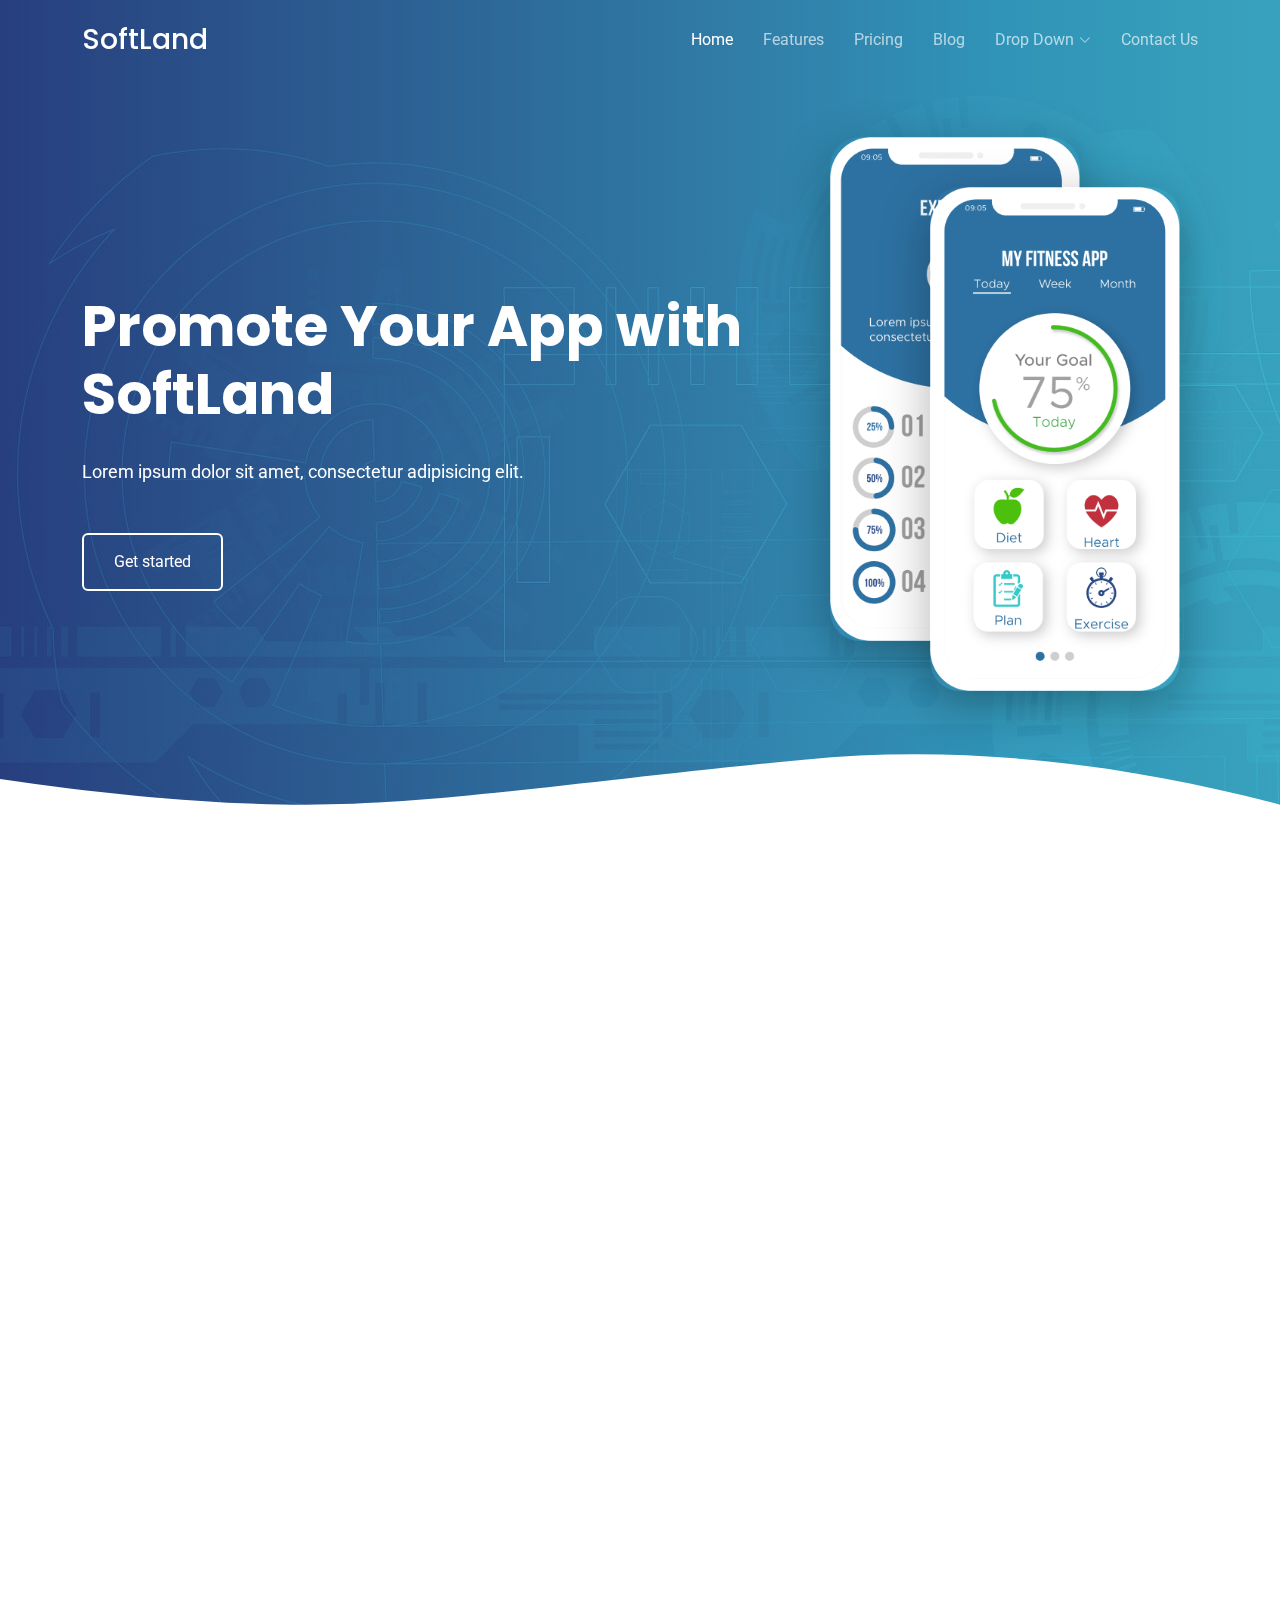
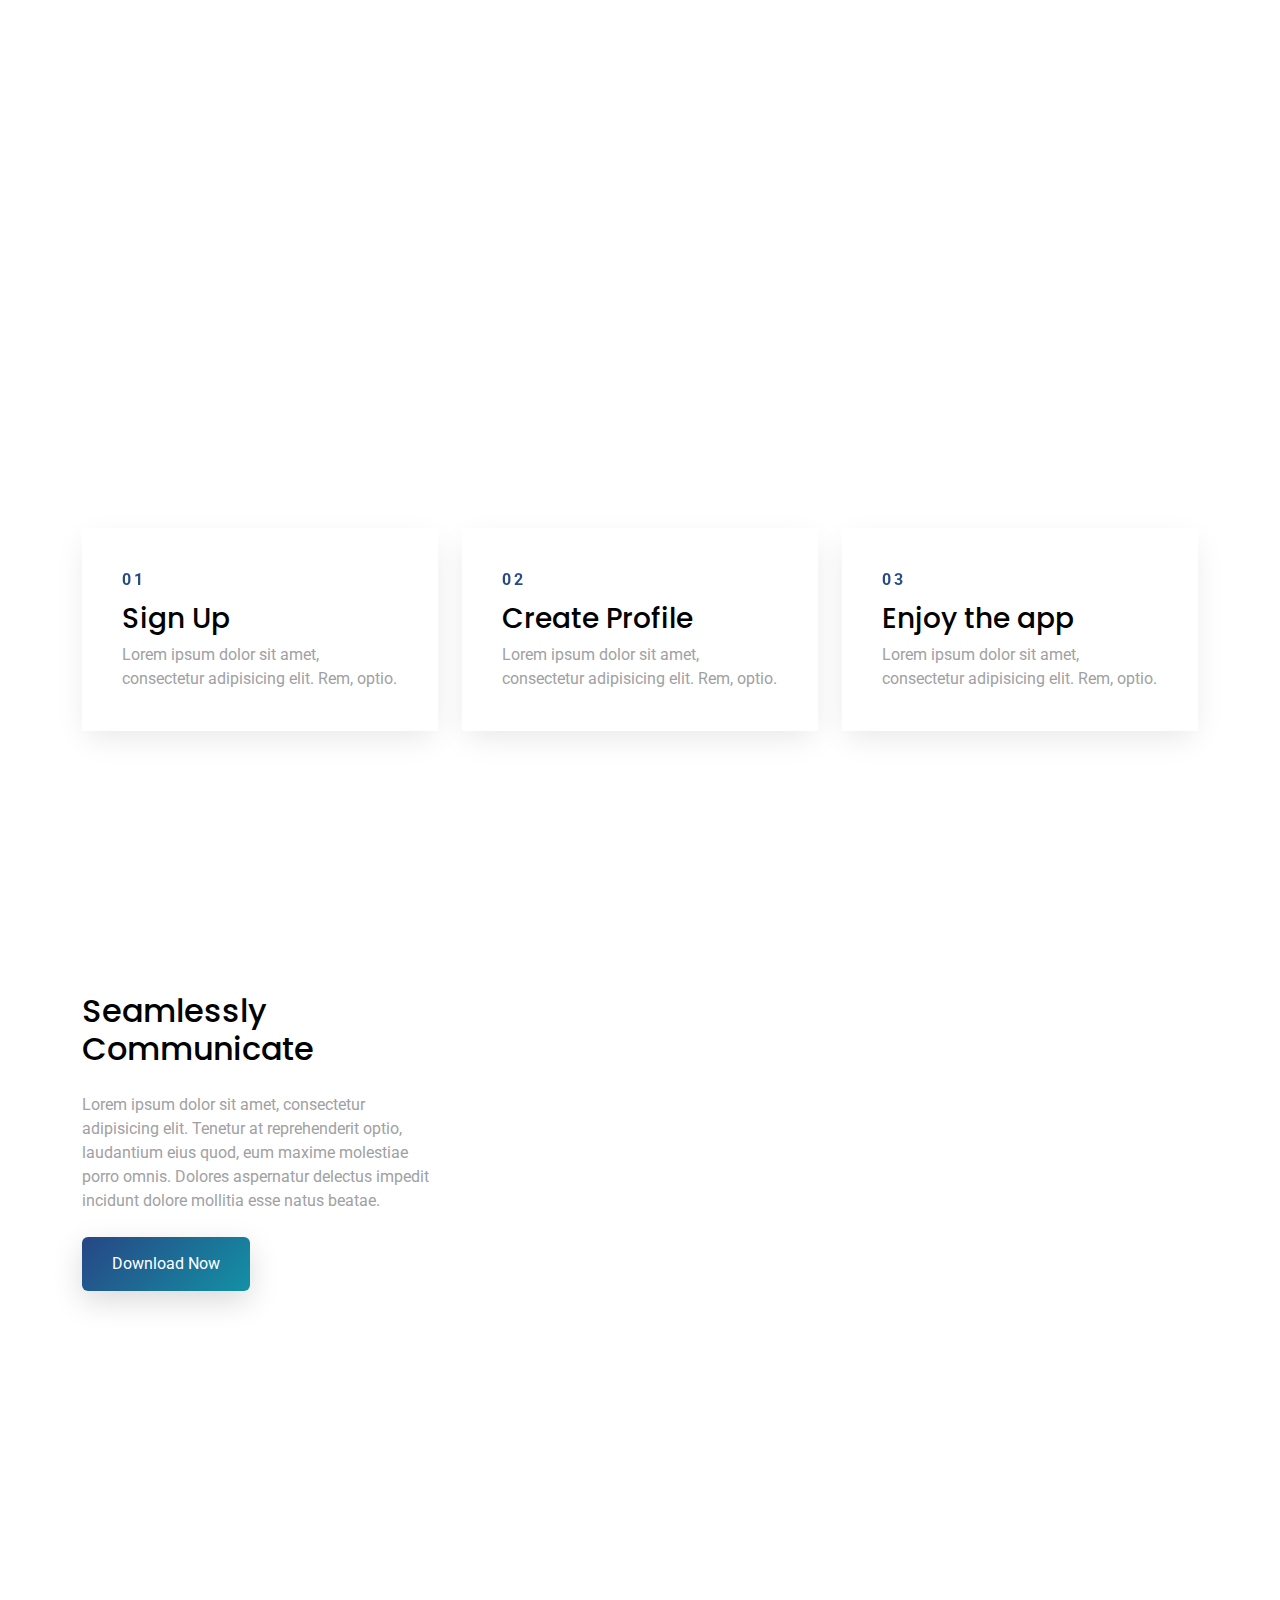
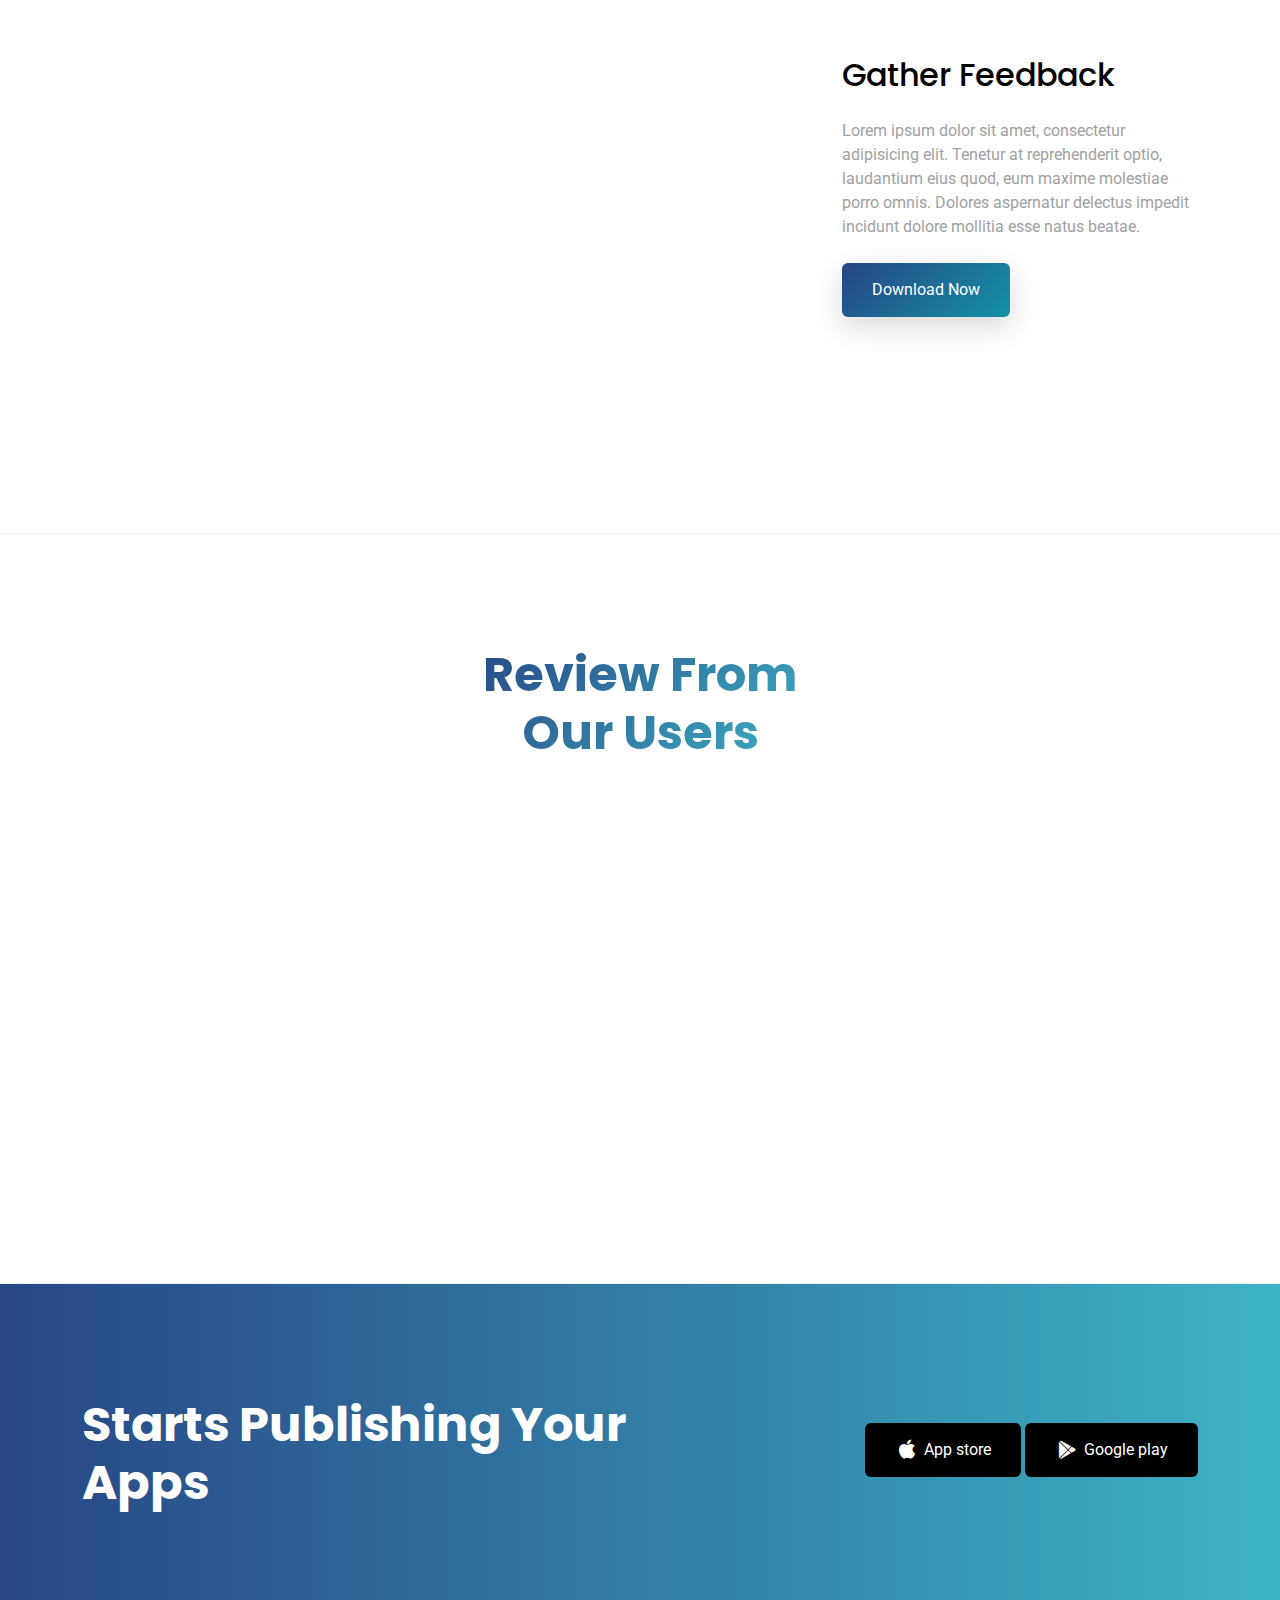
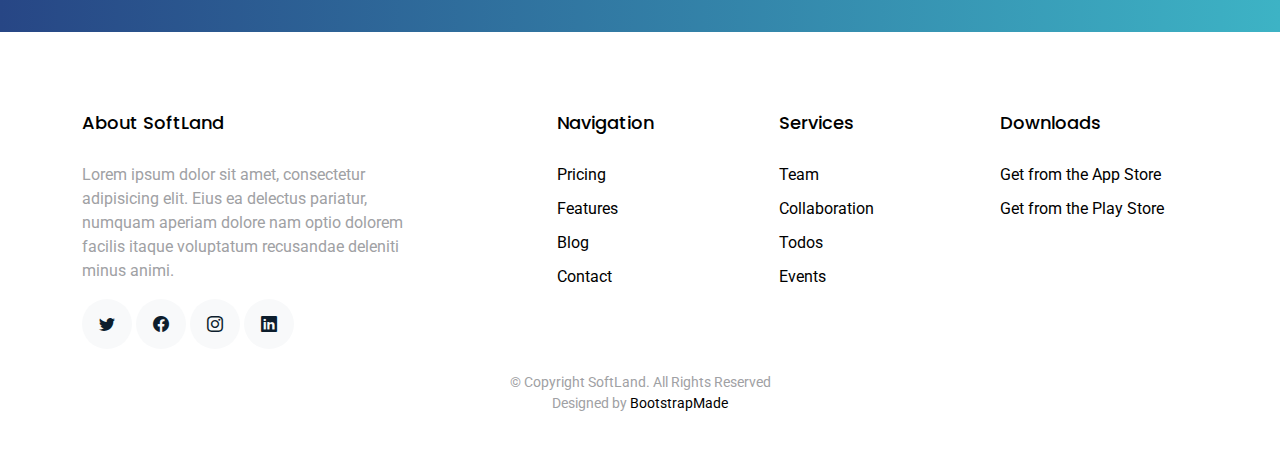
<file: index.html>
<!DOCTYPE html>
<html lang="en">

<head>
  <meta charset="utf-8">
  <meta content="width=device-width, initial-scale=1.0" name="viewport">

  <title>SoftLand Bootstrap Template - Index</title>
  <meta content="" name="description">
  <meta content="" name="keywords">

  <!-- Favicons -->
  <link href="assets/img/favicon.png" rel="icon">
  <link href="assets/img/apple-touch-icon.png" rel="apple-touch-icon">

  <!-- Google Fonts -->
  <link href="https://fonts.googleapis.com/css?family=Roboto:300,300i,400,400i,500,500i,600,600i,700,700i|Poppins:300,300i,400,400i,500,500i,600,600i,700,700i" rel="stylesheet">

  <!-- Vendor CSS Files -->
  <link href="assets/vendor/aos/aos.css" rel="stylesheet">
  <link href="assets/vendor/bootstrap/css/bootstrap.min.css" rel="stylesheet">
  <link href="assets/vendor/bootstrap-icons/bootstrap-icons.css" rel="stylesheet">
  <link href="assets/vendor/boxicons/css/boxicons.min.css" rel="stylesheet">
  <link href="assets/vendor/swiper/swiper-bundle.min.css" rel="stylesheet">

  <!-- Template Main CSS File -->
  <link href="assets/css/style.css" rel="stylesheet">

  <!-- =======================================================
  * Template Name: SoftLand - v4.10.0
  * Template URL: https://bootstrapmade.com/softland-bootstrap-app-landing-page-template/
  * Author: BootstrapMade.com
  * License: https://bootstrapmade.com/license/
  ======================================================== -->
</head>

<body>

  <!-- ======= Header ======= -->
  <header id="header" class="fixed-top d-flex align-items-center">
    <div class="container d-flex justify-content-between align-items-center">

      <div class="logo">
        <h1><a href="index.html">SoftLand</a></h1>
        <!-- Uncomment below if you prefer to use an image logo -->
        <!-- <a href="index.html"><img src="assets/img/logo.png" alt="" class="img-fluid"></a>-->
      </div>

      <nav id="navbar" class="navbar">
        <ul>
          <li><a class="active " href="index.html">Home</a></li>
          <li><a href="features.html">Features</a></li>
          <li><a href="pricing.html">Pricing</a></li>
          <li><a href="blog.html">Blog</a></li>
          <li class="dropdown"><a href="#"><span>Drop Down</span> <i class="bi bi-chevron-down"></i></a>
            <ul>
              <li><a href="#">Drop Down 1</a></li>
              <li class="dropdown"><a href="#"><span>Deep Drop Down</span> <i class="bi bi-chevron-right"></i></a>
                <ul>
                  <li><a href="#">Deep Drop Down 1</a></li>
                  <li><a href="#">Deep Drop Down 2</a></li>
                  <li><a href="#">Deep Drop Down 3</a></li>
                  <li><a href="#">Deep Drop Down 4</a></li>
                  <li><a href="#">Deep Drop Down 5</a></li>
                </ul>
              </li>
              <li><a href="#">Drop Down 2</a></li>
              <li><a href="#">Drop Down 3</a></li>
              <li><a href="#">Drop Down 4</a></li>
            </ul>
          </li>
          <li><a href="contact.html">Contact Us</a></li>
        </ul>
        <i class="bi bi-list mobile-nav-toggle"></i>
      </nav><!-- .navbar -->

    </div>
  </header><!-- End Header -->

  <!-- ======= Hero Section ======= -->
  <section class="hero-section" id="hero">

    <div class="wave">

      <svg width="100%" height="355px" viewBox="0 0 1920 355" version="1.1" xmlns="http://www.w3.org/2000/svg" xmlns:xlink="http://www.w3.org/1999/xlink">
        <g id="Page-1" stroke="none" stroke-width="1" fill="none" fill-rule="evenodd">
          <g id="Apple-TV" transform="translate(0.000000, -402.000000)" fill="#FFFFFF">
            <path d="M0,439.134243 C175.04074,464.89273 327.944386,477.771974 458.710937,477.771974 C654.860765,477.771974 870.645295,442.632362 1205.9828,410.192501 C1429.54114,388.565926 1667.54687,411.092417 1920,477.771974 L1920,757 L1017.15166,757 L0,757 L0,439.134243 Z" id="Path"></path>
          </g>
        </g>
      </svg>

    </div>

    <div class="container">
      <div class="row align-items-center">
        <div class="col-12 hero-text-image">
          <div class="row">
            <div class="col-lg-8 text-center text-lg-start">
              <h1 data-aos="fade-right">Promote Your App with SoftLand</h1>
              <p class="mb-5" data-aos="fade-right" data-aos-delay="100">Lorem ipsum dolor sit amet, consectetur
                adipisicing elit.</p>
              <p data-aos="fade-right" data-aos-delay="200" data-aos-offset="-500"><a href="#" class="btn btn-outline-white">Get started</a></p>
            </div>
            <div class="col-lg-4 iphone-wrap">
              <img src="assets/img/phone_1.png" alt="Image" class="phone-1" data-aos="fade-right">
              <img src="assets/img/phone_2.png" alt="Image" class="phone-2" data-aos="fade-right" data-aos-delay="200">
            </div>
          </div>
        </div>
      </div>
    </div>

  </section><!-- End Hero -->

  <main id="main">

    <!-- ======= Home Section ======= -->
    <section class="section">
      <div class="container">

        <div class="row justify-content-center text-center mb-5">
          <div class="col-md-5" data-aos="fade-up">
            <h2 class="section-heading">Save your time to using SoftLand</h2>
          </div>
        </div>

        <div class="row">
          <div class="col-md-4" data-aos="fade-up" data-aos-delay="">
            <div class="feature-1 text-center">
              <div class="wrap-icon icon-1">
                <i class="bi bi-people"></i>
              </div>
              <h3 class="mb-3">Explore Your Team</h3>
              <p>Lorem ipsum dolor sit amet, consectetur adipisicing elit. Rem, optio.</p>
            </div>
          </div>
          <div class="col-md-4" data-aos="fade-up" data-aos-delay="100">
            <div class="feature-1 text-center">
              <div class="wrap-icon icon-1">
                <i class="bi bi-brightness-high"></i>
              </div>
              <h3 class="mb-3">Digital Whiteboard</h3>
              <p>Lorem ipsum dolor sit amet, consectetur adipisicing elit. Rem, optio.</p>
            </div>
          </div>
          <div class="col-md-4" data-aos="fade-up" data-aos-delay="200">
            <div class="feature-1 text-center">
              <div class="wrap-icon icon-1">
                <i class="bi bi-bar-chart"></i>
              </div>
              <h3 class="mb-3">Design To Development</h3>
              <p>Lorem ipsum dolor sit amet, consectetur adipisicing elit. Rem, optio.</p>
            </div>
          </div>
        </div>

      </div>
    </section>

    <section class="section">

      <div class="container">
        <div class="row justify-content-center text-center mb-5" data-aos="fade">
          <div class="col-md-6 mb-5">
            <img src="assets/img/undraw_svg_1.svg" alt="Image" class="img-fluid">
          </div>
        </div>

        <div class="row">
          <div class="col-md-4">
            <div class="step">
              <span class="number">01</span>
              <h3>Sign Up</h3>
              <p>Lorem ipsum dolor sit amet, consectetur adipisicing elit. Rem, optio.</p>
            </div>
          </div>
          <div class="col-md-4">
            <div class="step">
              <span class="number">02</span>
              <h3>Create Profile</h3>
              <p>Lorem ipsum dolor sit amet, consectetur adipisicing elit. Rem, optio.</p>
            </div>
          </div>
          <div class="col-md-4">
            <div class="step">
              <span class="number">03</span>
              <h3>Enjoy the app</h3>
              <p>Lorem ipsum dolor sit amet, consectetur adipisicing elit. Rem, optio.</p>
            </div>
          </div>
        </div>
      </div>

    </section>

    <section class="section">
      <div class="container">
        <div class="row align-items-center">
          <div class="col-md-4 me-auto">
            <h2 class="mb-4">Seamlessly Communicate</h2>
            <p class="mb-4">Lorem ipsum dolor sit amet, consectetur adipisicing elit. Tenetur at reprehenderit optio,
              laudantium eius quod, eum maxime molestiae porro omnis. Dolores aspernatur delectus impedit incidunt
              dolore mollitia esse natus beatae.</p>
            <p><a href="#" class="btn btn-primary">Download Now</a></p>
          </div>
          <div class="col-md-6" data-aos="fade-left">
            <img src="assets/img/undraw_svg_2.svg" alt="Image" class="img-fluid">
          </div>
        </div>
      </div>
    </section>

    <section class="section">
      <div class="container">
        <div class="row align-items-center">
          <div class="col-md-4 ms-auto order-2">
            <h2 class="mb-4">Gather Feedback</h2>
            <p class="mb-4">Lorem ipsum dolor sit amet, consectetur adipisicing elit. Tenetur at reprehenderit optio,
              laudantium eius quod, eum maxime molestiae porro omnis. Dolores aspernatur delectus impedit incidunt
              dolore mollitia esse natus beatae.</p>
            <p><a href="#" class="btn btn-primary">Download Now</a></p>
          </div>
          <div class="col-md-6" data-aos="fade-right">
            <img src="assets/img/undraw_svg_3.svg" alt="Image" class="img-fluid">
          </div>
        </div>
      </div>
    </section>

    <!-- ======= Testimonials Section ======= -->
    <section class="section border-top border-bottom">
      <div class="container">
        <div class="row justify-content-center text-center mb-5">
          <div class="col-md-4">
            <h2 class="section-heading">Review From Our Users</h2>
          </div>
        </div>
        <div class="row justify-content-center text-center">
          <div class="col-md-7">

            <div class="testimonials-slider swiper" data-aos="fade-up" data-aos-delay="100">
              <div class="swiper-wrapper">

                <div class="swiper-slide">
                  <div class="review text-center">
                    <p class="stars">
                      <span class="bi bi-star-fill"></span>
                      <span class="bi bi-star-fill"></span>
                      <span class="bi bi-star-fill"></span>
                      <span class="bi bi-star-fill"></span>
                      <span class="bi bi-star-fill muted"></span>
                    </p>
                    <h3>Excellent App!</h3>
                    <blockquote>
                      <p>Lorem ipsum dolor sit amet, consectetur adipisicing elit. Eius ea delectus pariatur, numquam
                        aperiam dolore nam optio dolorem facilis itaque voluptatum recusandae deleniti minus animi,
                        provident voluptates consectetur maiores quos.</p>
                    </blockquote>

                    <p class="review-user">
                      <img src="assets/img/person_1.jpg" alt="Image" class="img-fluid rounded-circle mb-3">
                      <span class="d-block">
                        <span class="text-black">Jean Doe</span>, &mdash; App User
                      </span>
                    </p>

                  </div>
                </div><!-- End testimonial item -->

                <div class="swiper-slide">
                  <div class="review text-center">
                    <p class="stars">
                      <span class="bi bi-star-fill"></span>
                      <span class="bi bi-star-fill"></span>
                      <span class="bi bi-star-fill"></span>
                      <span class="bi bi-star-fill"></span>
                      <span class="bi bi-star-fill muted"></span>
                    </p>
                    <h3>This App is easy to use!</h3>
                    <blockquote>
                      <p>Lorem ipsum dolor sit amet, consectetur adipisicing elit. Eius ea delectus pariatur, numquam
                        aperiam dolore nam optio dolorem facilis itaque voluptatum recusandae deleniti minus animi,
                        provident voluptates consectetur maiores quos.</p>
                    </blockquote>

                    <p class="review-user">
                      <img src="assets/img/person_2.jpg" alt="Image" class="img-fluid rounded-circle mb-3">
                      <span class="d-block">
                        <span class="text-black">Johan Smith</span>, &mdash; App User
                      </span>
                    </p>

                  </div>
                </div><!-- End testimonial item -->

                <div class="swiper-slide">
                  <div class="review text-center">
                    <p class="stars">
                      <span class="bi bi-star-fill"></span>
                      <span class="bi bi-star-fill"></span>
                      <span class="bi bi-star-fill"></span>
                      <span class="bi bi-star-fill"></span>
                      <span class="bi bi-star-fill muted"></span>
                    </p>
                    <h3>Awesome functionality!</h3>
                    <blockquote>
                      <p>Lorem ipsum dolor sit amet, consectetur adipisicing elit. Eius ea delectus pariatur, numquam
                        aperiam dolore nam optio dolorem facilis itaque voluptatum recusandae deleniti minus animi,
                        provident voluptates consectetur maiores quos.</p>
                    </blockquote>

                    <p class="review-user">
                      <img src="assets/img/person_3.jpg" alt="Image" class="img-fluid rounded-circle mb-3">
                      <span class="d-block">
                        <span class="text-black">Jean Thunberg</span>, &mdash; App User
                      </span>
                    </p>

                  </div>
                </div><!-- End testimonial item -->

              </div>
              <div class="swiper-pagination"></div>
            </div>
          </div>
        </div>
      </div>
    </section><!-- End Testimonials Section -->

    <!-- ======= CTA Section ======= -->
    <section class="section cta-section">
      <div class="container">
        <div class="row align-items-center">
          <div class="col-md-6 me-auto text-center text-md-start mb-5 mb-md-0">
            <h2>Starts Publishing Your Apps</h2>
          </div>
          <div class="col-md-5 text-center text-md-end">
            <p><a href="#" class="btn d-inline-flex align-items-center"><i class="bx bxl-apple"></i><span>App store</span></a> <a href="#" class="btn d-inline-flex align-items-center"><i class="bx bxl-play-store"></i><span>Google play</span></a></p>
          </div>
        </div>
      </div>
    </section><!-- End CTA Section -->

  </main><!-- End #main -->

  <!-- ======= Footer ======= -->
  <footer class="footer" role="contentinfo">
    <div class="container">
      <div class="row">
        <div class="col-md-4 mb-4 mb-md-0">
          <h3>About SoftLand</h3>
          <p>Lorem ipsum dolor sit amet, consectetur adipisicing elit. Eius ea delectus pariatur, numquam aperiam
            dolore nam optio dolorem facilis itaque voluptatum recusandae deleniti minus animi.</p>
          <p class="social">
            <a href="#"><span class="bi bi-twitter"></span></a>
            <a href="#"><span class="bi bi-facebook"></span></a>
            <a href="#"><span class="bi bi-instagram"></span></a>
            <a href="#"><span class="bi bi-linkedin"></span></a>
          </p>
        </div>
        <div class="col-md-7 ms-auto">
          <div class="row site-section pt-0">
            <div class="col-md-4 mb-4 mb-md-0">
              <h3>Navigation</h3>
              <ul class="list-unstyled">
                <li><a href="#">Pricing</a></li>
                <li><a href="#">Features</a></li>
                <li><a href="#">Blog</a></li>
                <li><a href="#">Contact</a></li>
              </ul>
            </div>
            <div class="col-md-4 mb-4 mb-md-0">
              <h3>Services</h3>
              <ul class="list-unstyled">
                <li><a href="#">Team</a></li>
                <li><a href="#">Collaboration</a></li>
                <li><a href="#">Todos</a></li>
                <li><a href="#">Events</a></li>
              </ul>
            </div>
            <div class="col-md-4 mb-4 mb-md-0">
              <h3>Downloads</h3>
              <ul class="list-unstyled">
                <li><a href="#">Get from the App Store</a></li>
                <li><a href="#">Get from the Play Store</a></li>
              </ul>
            </div>
          </div>
        </div>
      </div>

      <div class="row justify-content-center text-center">
        <div class="col-md-7">
          <p class="copyright">&copy; Copyright SoftLand. All Rights Reserved</p>
          <div class="credits">
            <!--
            All the links in the footer should remain intact.
            You can delete the links only if you purchased the pro version.
            Licensing information: https://bootstrapmade.com/license/
            Purchase the pro version with working PHP/AJAX contact form: https://bootstrapmade.com/buy/?theme=SoftLand
          -->
            Designed by <a href="https://bootstrapmade.com/">BootstrapMade</a>
          </div>
        </div>
      </div>

    </div>
  </footer>

  <a href="#" class="back-to-top d-flex align-items-center justify-content-center"><i class="bi bi-arrow-up-short"></i></a>

  <!-- Vendor JS Files -->
  <script src="assets/vendor/aos/aos.js"></script>
  <script src="assets/vendor/bootstrap/js/bootstrap.bundle.min.js"></script>
  <script src="assets/vendor/swiper/swiper-bundle.min.js"></script>
  <script src="assets/vendor/php-email-form/validate.js"></script>

  <!-- Template Main JS File -->
  <script src="assets/js/main.js"></script>

</body>

</html>
</file>
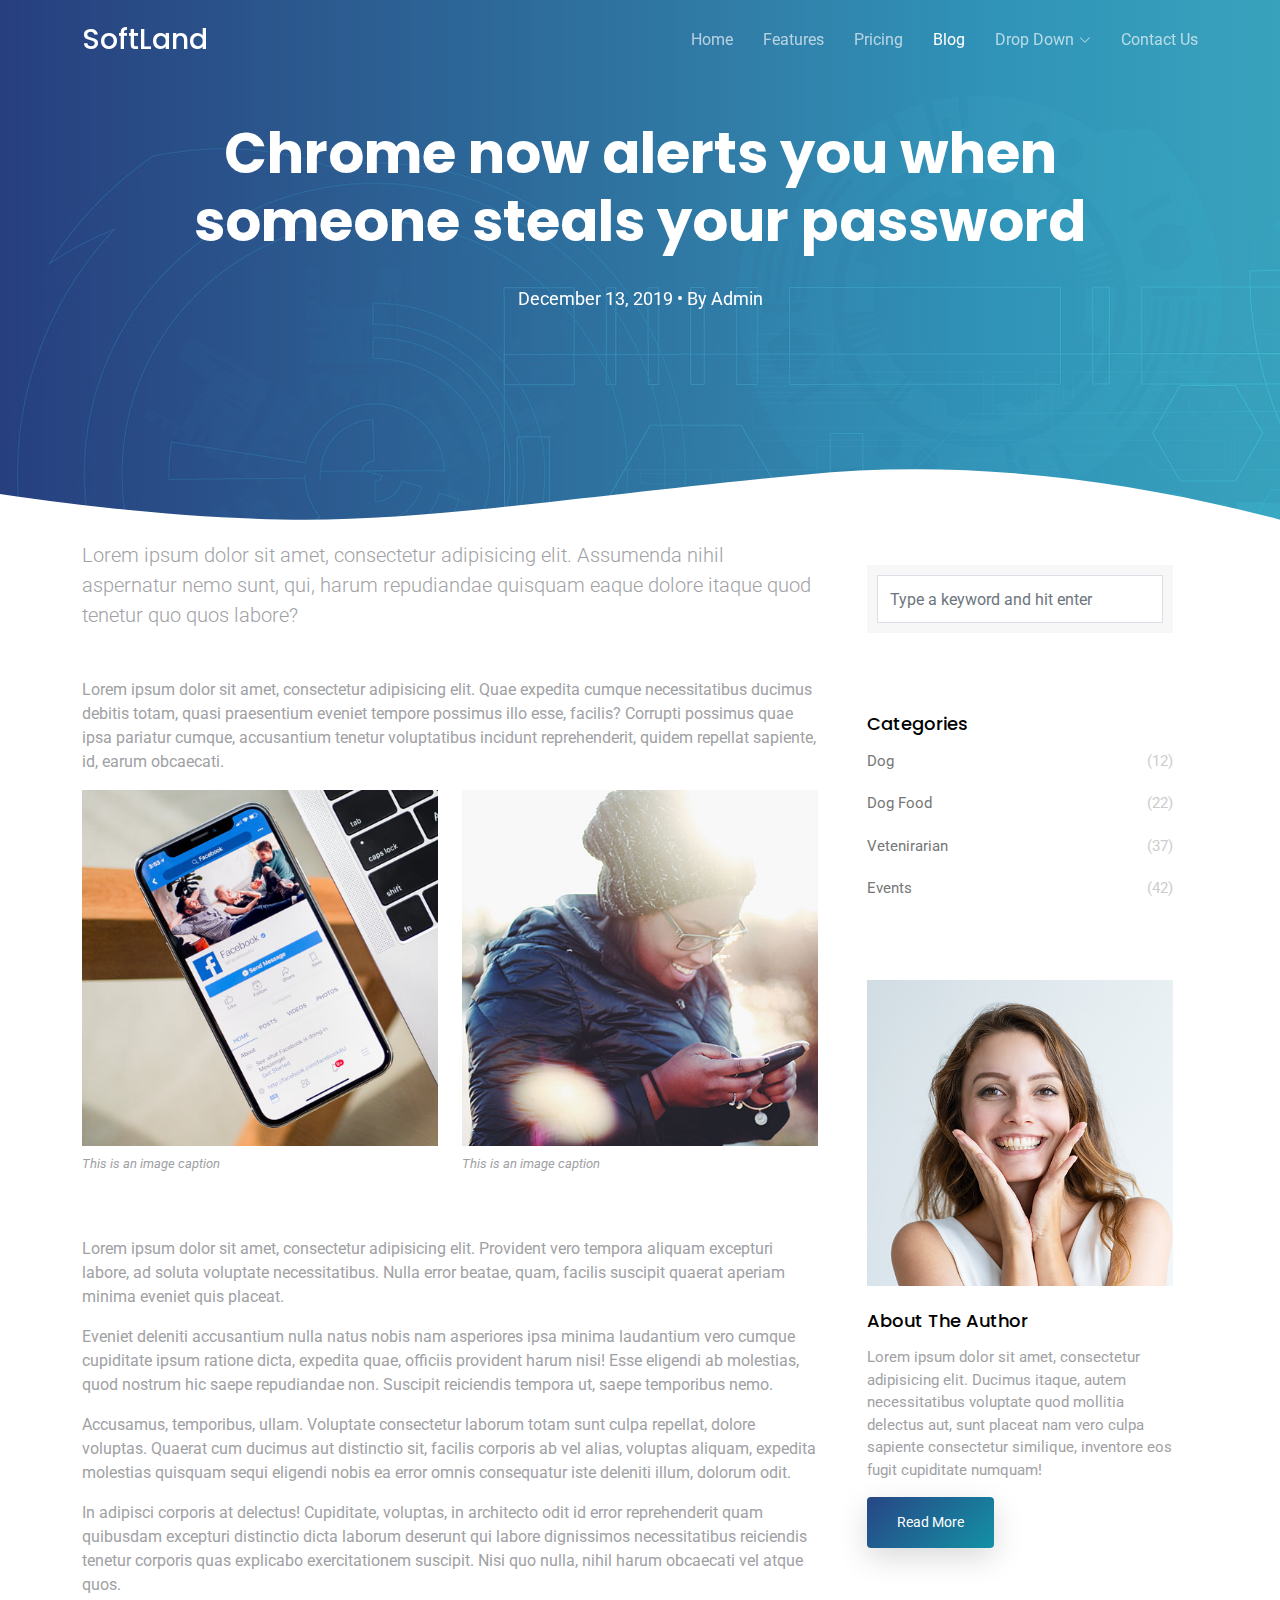
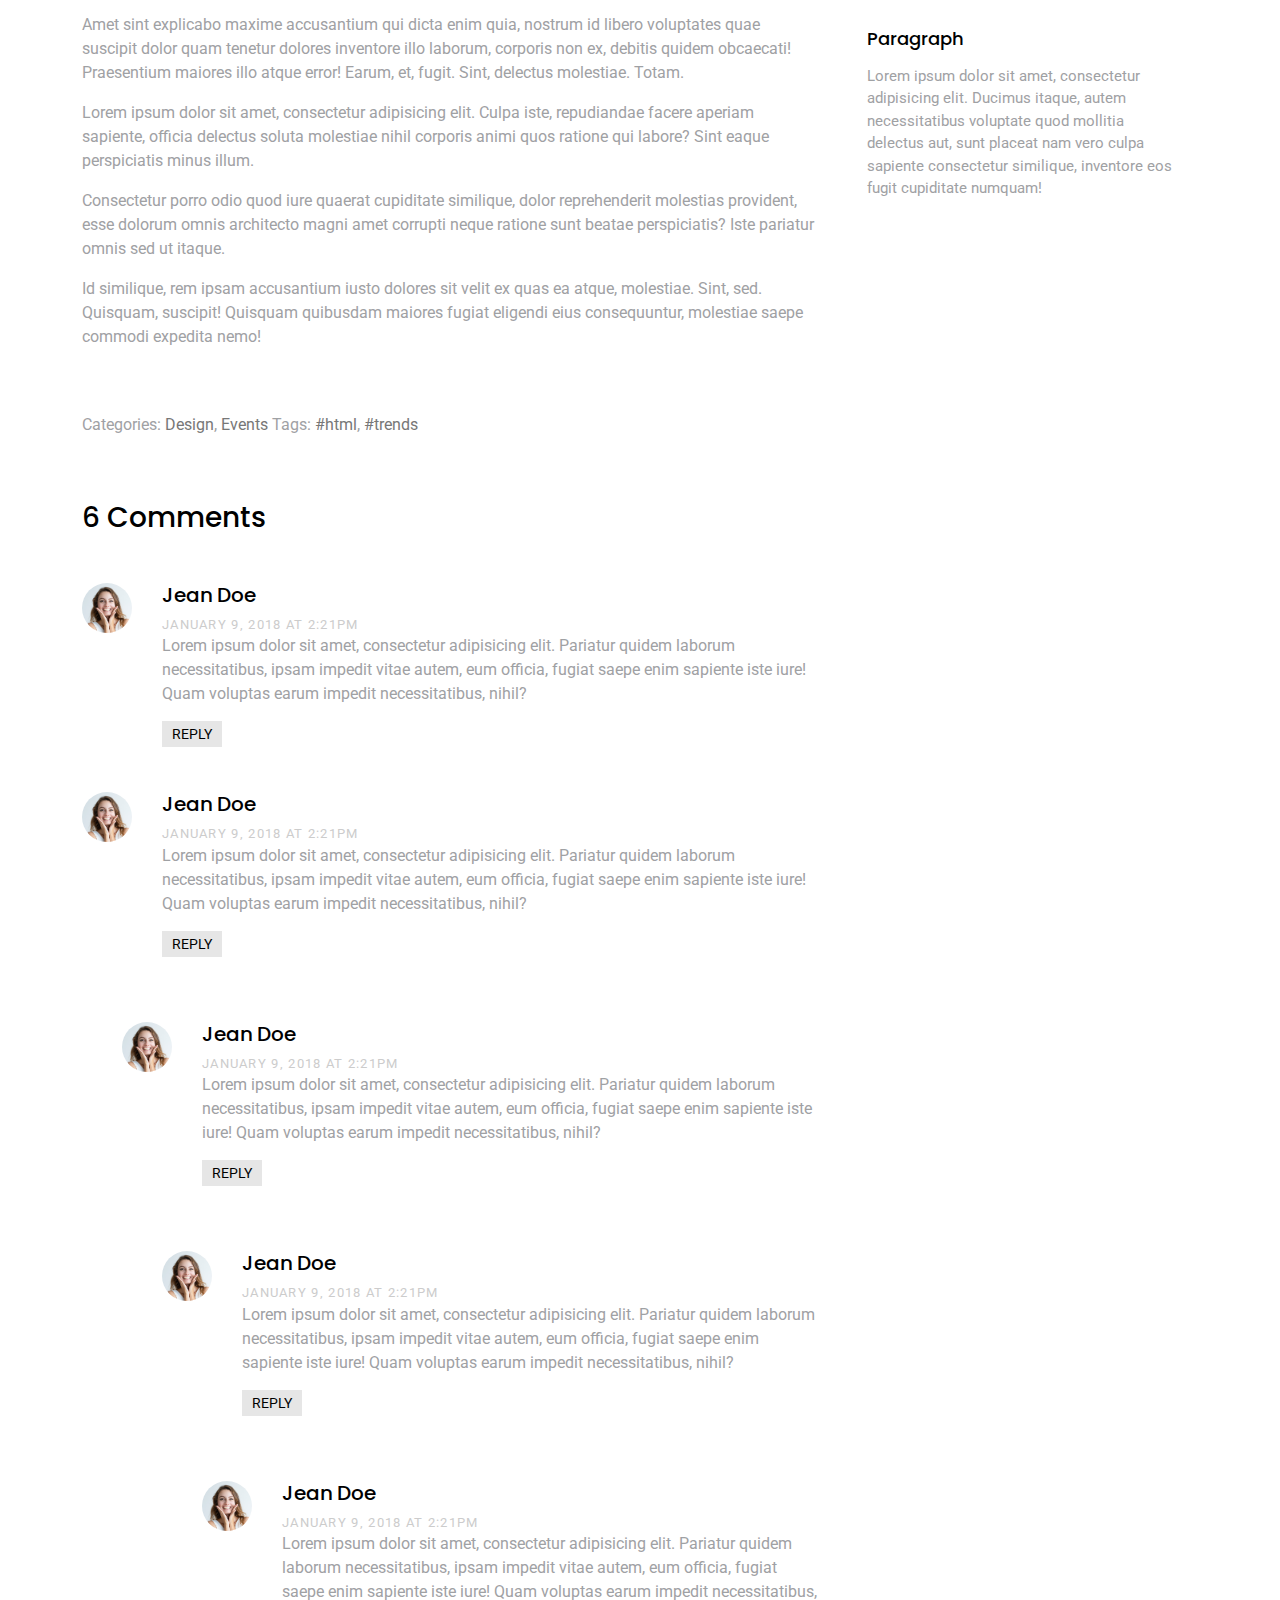
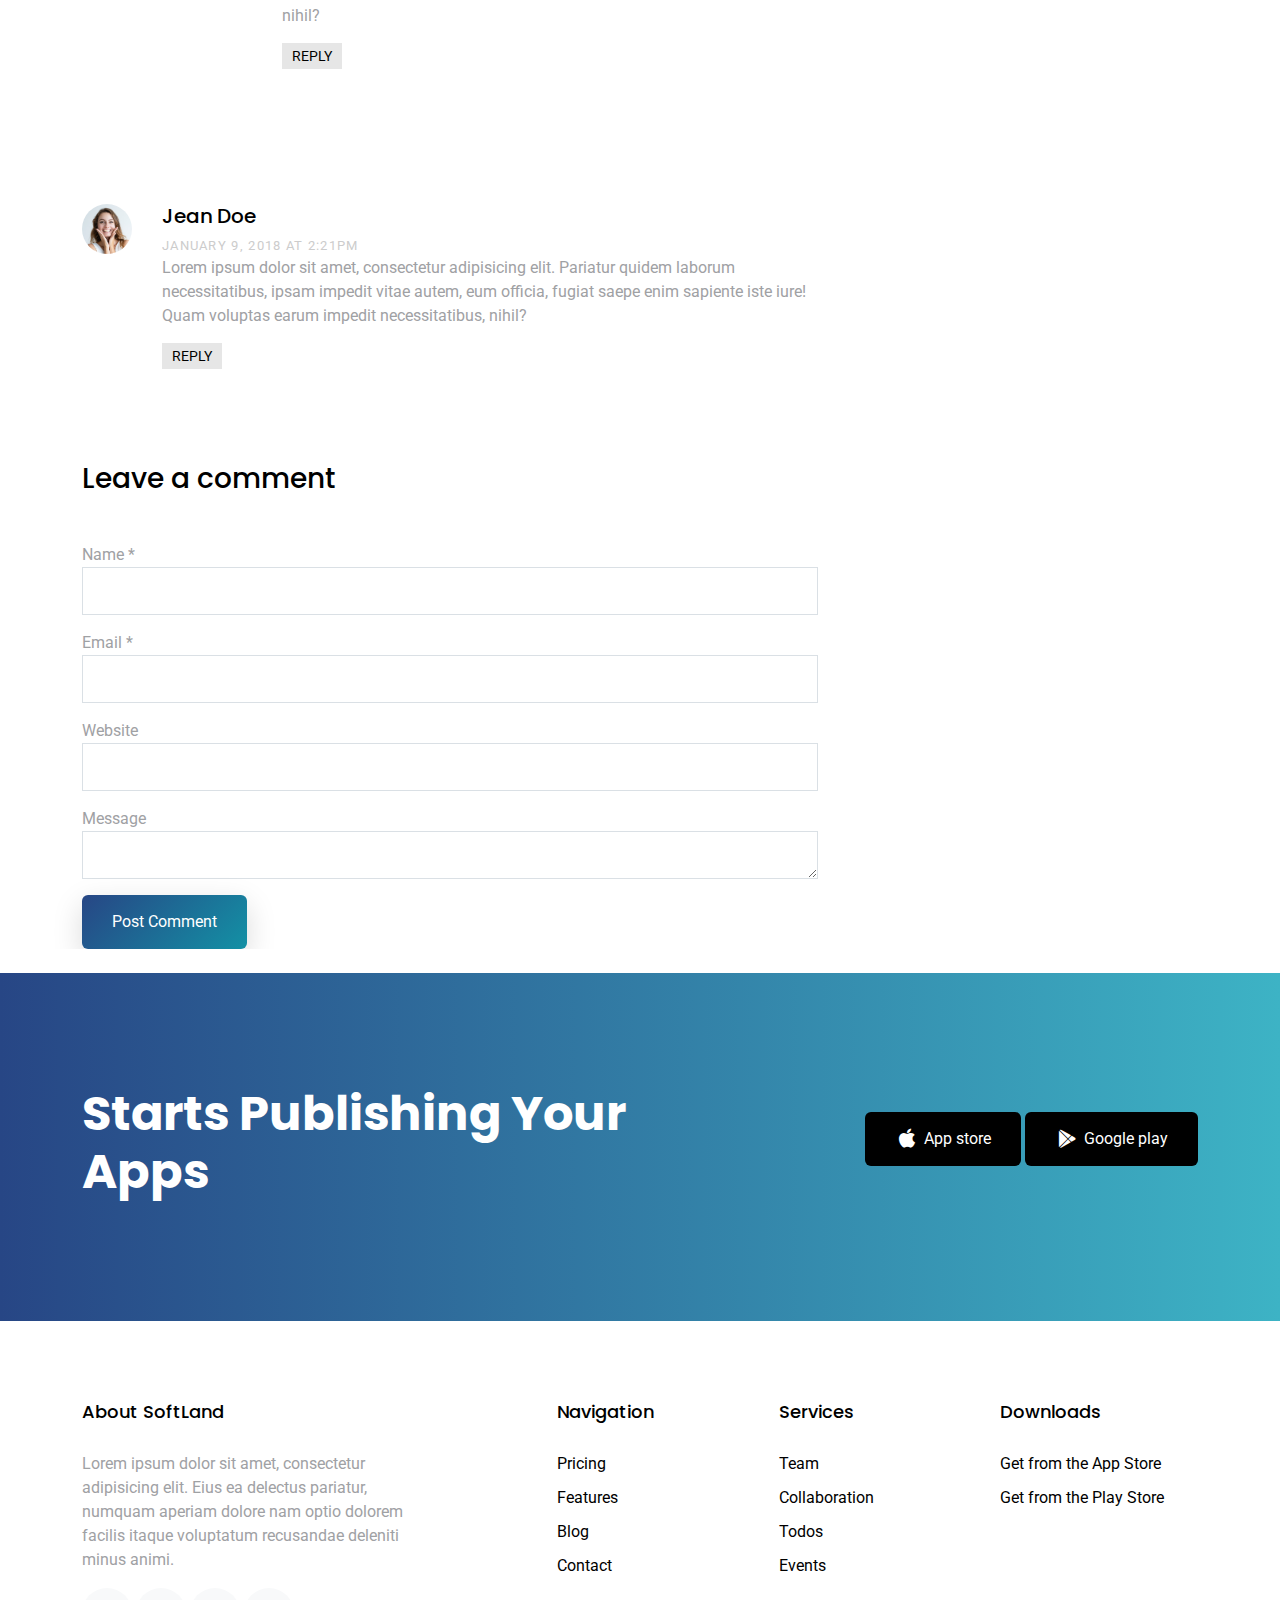
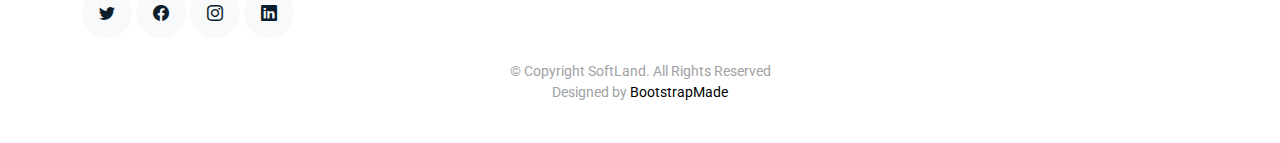
<file: blog-single.html>
<!DOCTYPE html>
<html lang="en">

<head>
  <meta charset="utf-8">
  <meta content="width=device-width, initial-scale=1.0" name="viewport">

  <title>Blog Single - SoftLand Bootstrap Template</title>
  <meta content="" name="description">
  <meta content="" name="keywords">

  <!-- Favicons -->
  <link href="assets/img/favicon.png" rel="icon">
  <link href="assets/img/apple-touch-icon.png" rel="apple-touch-icon">

  <!-- Google Fonts -->
  <link href="https://fonts.googleapis.com/css?family=Roboto:300,300i,400,400i,500,500i,600,600i,700,700i|Poppins:300,300i,400,400i,500,500i,600,600i,700,700i" rel="stylesheet">

  <!-- Vendor CSS Files -->
  <link href="assets/vendor/aos/aos.css" rel="stylesheet">
  <link href="assets/vendor/bootstrap/css/bootstrap.min.css" rel="stylesheet">
  <link href="assets/vendor/bootstrap-icons/bootstrap-icons.css" rel="stylesheet">
  <link href="assets/vendor/boxicons/css/boxicons.min.css" rel="stylesheet">
  <link href="assets/vendor/swiper/swiper-bundle.min.css" rel="stylesheet">

  <!-- Template Main CSS File -->
  <link href="assets/css/style.css" rel="stylesheet">

  <!-- =======================================================
  * Template Name: SoftLand - v4.10.0
  * Template URL: https://bootstrapmade.com/softland-bootstrap-app-landing-page-template/
  * Author: BootstrapMade.com
  * License: https://bootstrapmade.com/license/
  ======================================================== -->
</head>

<body>

  <!-- ======= Header ======= -->
  <header id="header" class="fixed-top d-flex align-items-center">
    <div class="container d-flex justify-content-between align-items-center">

      <div class="logo">
        <h1><a href="index.html">SoftLand</a></h1>
        <!-- Uncomment below if you prefer to use an image logo -->
        <!-- <a href="index.html"><img src="assets/img/logo.png" alt="" class="img-fluid"></a>-->
      </div>

      <nav id="navbar" class="navbar">
        <ul>
          <li><a class="" href="index.html">Home</a></li>
          <li><a href="features.html">Features</a></li>
          <li><a href="pricing.html">Pricing</a></li>
          <li><a class="active" href="blog.html">Blog</a></li>
          <li class="dropdown"><a href="#"><span>Drop Down</span> <i class="bi bi-chevron-down"></i></a>
            <ul>
              <li><a href="#">Drop Down 1</a></li>
              <li class="dropdown"><a href="#"><span>Deep Drop Down</span> <i class="bi bi-chevron-right"></i></a>
                <ul>
                  <li><a href="#">Deep Drop Down 1</a></li>
                  <li><a href="#">Deep Drop Down 2</a></li>
                  <li><a href="#">Deep Drop Down 3</a></li>
                  <li><a href="#">Deep Drop Down 4</a></li>
                  <li><a href="#">Deep Drop Down 5</a></li>
                </ul>
              </li>
              <li><a href="#">Drop Down 2</a></li>
              <li><a href="#">Drop Down 3</a></li>
              <li><a href="#">Drop Down 4</a></li>
            </ul>
          </li>
          <li><a href="contact.html">Contact Us</a></li>
        </ul>
        <i class="bi bi-list mobile-nav-toggle"></i>
      </nav><!-- .navbar -->

    </div>
  </header><!-- End Header -->

  <main id="main">

    <!-- ======= Single Blog Section ======= -->
    <section class="hero-section inner-page">
      <div class="wave">

        <svg width="1920px" height="265px" viewBox="0 0 1920 265" version="1.1" xmlns="http://www.w3.org/2000/svg" xmlns:xlink="http://www.w3.org/1999/xlink">
          <g id="Page-1" stroke="none" stroke-width="1" fill="none" fill-rule="evenodd">
            <g id="Apple-TV" transform="translate(0.000000, -402.000000)" fill="#FFFFFF">
              <path d="M0,439.134243 C175.04074,464.89273 327.944386,477.771974 458.710937,477.771974 C654.860765,477.771974 870.645295,442.632362 1205.9828,410.192501 C1429.54114,388.565926 1667.54687,411.092417 1920,477.771974 L1920,667 L1017.15166,667 L0,667 L0,439.134243 Z" id="Path"></path>
            </g>
          </g>
        </svg>

      </div>

      <div class="container">
        <div class="row align-items-center">
          <div class="col-12">
            <div class="row justify-content-center">
              <div class="col-md-10 text-center hero-text">
                <h1 data-aos="fade-up" data-aos-delay="">Chrome now alerts you when someone steals your password</h1>
                <p class="mb-5" data-aos="fade-up" data-aos-delay="100">December 13, 2019 &bullet; By <a href="#" class="text-white">Admin</a></p>
              </div>
            </div>
          </div>
        </div>
      </div>

    </section>

    <section class="site-section mb-4">
      <div class="container">
        <div class="row">
          <div class="col-md-8 blog-content">

            <p class="lead mb-5">Lorem ipsum dolor sit amet, consectetur adipisicing elit. Assumenda nihil aspernatur nemo sunt, qui, harum repudiandae quisquam eaque dolore itaque quod tenetur quo quos labore?</p>
            <p>Lorem ipsum dolor sit amet, consectetur adipisicing elit. Quae expedita cumque necessitatibus ducimus debitis totam, quasi praesentium eveniet tempore possimus illo esse, facilis? Corrupti possimus quae ipsa pariatur cumque, accusantium tenetur voluptatibus incidunt reprehenderit, quidem repellat sapiente, id, earum obcaecati.</p>

            <div class="row mb-5">
              <div class="col-md-6">
                <figure><img src="assets/img/img_1.jpg" alt="Free Website Template by Free-Template.co" class="img-fluid">
                  <figcaption>This is an image caption</figcaption>
                </figure>
              </div>
              <div class="col-md-6">
                <figure><img src="assets/img/img_2.jpg" alt="Free Website Template by Free-Template.co" class="img-fluid">
                  <figcaption>This is an image caption</figcaption>
                </figure>
              </div>
            </div>

            <blockquote>
              <p>Lorem ipsum dolor sit amet, consectetur adipisicing elit. Provident vero tempora aliquam excepturi labore, ad soluta voluptate necessitatibus. Nulla error beatae, quam, facilis suscipit quaerat aperiam minima eveniet quis placeat.</p>
            </blockquote>

            <p>Eveniet deleniti accusantium nulla natus nobis nam asperiores ipsa minima laudantium vero cumque cupiditate ipsum ratione dicta, expedita quae, officiis provident harum nisi! Esse eligendi ab molestias, quod nostrum hic saepe repudiandae non. Suscipit reiciendis tempora ut, saepe temporibus nemo.</p>
            <p>Accusamus, temporibus, ullam. Voluptate consectetur laborum totam sunt culpa repellat, dolore voluptas. Quaerat cum ducimus aut distinctio sit, facilis corporis ab vel alias, voluptas aliquam, expedita molestias quisquam sequi eligendi nobis ea error omnis consequatur iste deleniti illum, dolorum odit.</p>
            <p>In adipisci corporis at delectus! Cupiditate, voluptas, in architecto odit id error reprehenderit quam quibusdam excepturi distinctio dicta laborum deserunt qui labore dignissimos necessitatibus reiciendis tenetur corporis quas explicabo exercitationem suscipit. Nisi quo nulla, nihil harum obcaecati vel atque quos.</p>
            <p>Amet sint explicabo maxime accusantium qui dicta enim quia, nostrum id libero voluptates quae suscipit dolor quam tenetur dolores inventore illo laborum, corporis non ex, debitis quidem obcaecati! Praesentium maiores illo atque error! Earum, et, fugit. Sint, delectus molestiae. Totam.</p>

            <p>Lorem ipsum dolor sit amet, consectetur adipisicing elit. Culpa iste, repudiandae facere aperiam sapiente, officia delectus soluta molestiae nihil corporis animi quos ratione qui labore? Sint eaque perspiciatis minus illum.</p>
            <p>Consectetur porro odio quod iure quaerat cupiditate similique, dolor reprehenderit molestias provident, esse dolorum omnis architecto magni amet corrupti neque ratione sunt beatae perspiciatis? Iste pariatur omnis sed ut itaque.</p>
            <p>Id similique, rem ipsam accusantium iusto dolores sit velit ex quas ea atque, molestiae. Sint, sed. Quisquam, suscipit! Quisquam quibusdam maiores fugiat eligendi eius consequuntur, molestiae saepe commodi expedita nemo!</p>
            <div class="pt-5">
              <p>Categories: <a href="#">Design</a>, <a href="#">Events</a> Tags: <a href="#">#html</a>, <a href="#">#trends</a></p>
            </div>

            <div class="pt-5">
              <h3 class="mb-5">6 Comments</h3>
              <ul class="comment-list">
                <li class="comment">
                  <div class="vcard bio">
                    <img src="assets/img/person_1.jpg" alt="Free Website Template by Free-Template.co">
                  </div>
                  <div class="comment-body">
                    <h3>Jean Doe</h3>
                    <div class="meta">January 9, 2018 at 2:21pm</div>
                    <p>Lorem ipsum dolor sit amet, consectetur adipisicing elit. Pariatur quidem laborum necessitatibus, ipsam impedit vitae autem, eum officia, fugiat saepe enim sapiente iste iure! Quam voluptas earum impedit necessitatibus, nihil?</p>
                    <p><a href="#" class="reply">Reply</a></p>
                  </div>
                </li>

                <li class="comment">
                  <div class="vcard bio">
                    <img src="assets/img/person_1.jpg" alt="Image placeholder">
                  </div>
                  <div class="comment-body">
                    <h3>Jean Doe</h3>
                    <div class="meta">January 9, 2018 at 2:21pm</div>
                    <p>Lorem ipsum dolor sit amet, consectetur adipisicing elit. Pariatur quidem laborum necessitatibus, ipsam impedit vitae autem, eum officia, fugiat saepe enim sapiente iste iure! Quam voluptas earum impedit necessitatibus, nihil?</p>
                    <p><a href="#" class="reply">Reply</a></p>
                  </div>

                  <ul class="children">
                    <li class="comment">
                      <div class="vcard bio">
                        <img src="assets/img/person_1.jpg" alt="Image placeholder">
                      </div>
                      <div class="comment-body">
                        <h3>Jean Doe</h3>
                        <div class="meta">January 9, 2018 at 2:21pm</div>
                        <p>Lorem ipsum dolor sit amet, consectetur adipisicing elit. Pariatur quidem laborum necessitatibus, ipsam impedit vitae autem, eum officia, fugiat saepe enim sapiente iste iure! Quam voluptas earum impedit necessitatibus, nihil?</p>
                        <p><a href="#" class="reply">Reply</a></p>
                      </div>

                      <ul class="children">
                        <li class="comment">
                          <div class="vcard bio">
                            <img src="assets/img/person_1.jpg" alt="Image placeholder">
                          </div>
                          <div class="comment-body">
                            <h3>Jean Doe</h3>
                            <div class="meta">January 9, 2018 at 2:21pm</div>
                            <p>Lorem ipsum dolor sit amet, consectetur adipisicing elit. Pariatur quidem laborum necessitatibus, ipsam impedit vitae autem, eum officia, fugiat saepe enim sapiente iste iure! Quam voluptas earum impedit necessitatibus, nihil?</p>
                            <p><a href="#" class="reply">Reply</a></p>
                          </div>

                          <ul class="children">
                            <li class="comment">
                              <div class="vcard bio">
                                <img src="assets/img/person_1.jpg" alt="Image placeholder">
                              </div>
                              <div class="comment-body">
                                <h3>Jean Doe</h3>
                                <div class="meta">January 9, 2018 at 2:21pm</div>
                                <p>Lorem ipsum dolor sit amet, consectetur adipisicing elit. Pariatur quidem laborum necessitatibus, ipsam impedit vitae autem, eum officia, fugiat saepe enim sapiente iste iure! Quam voluptas earum impedit necessitatibus, nihil?</p>
                                <p><a href="#" class="reply">Reply</a></p>
                              </div>
                            </li>
                          </ul>
                        </li>
                      </ul>
                    </li>
                  </ul>
                </li>

                <li class="comment">
                  <div class="vcard bio">
                    <img src="assets/img/person_1.jpg" alt="Image placeholder">
                  </div>
                  <div class="comment-body">
                    <h3>Jean Doe</h3>
                    <div class="meta">January 9, 2018 at 2:21pm</div>
                    <p>Lorem ipsum dolor sit amet, consectetur adipisicing elit. Pariatur quidem laborum necessitatibus, ipsam impedit vitae autem, eum officia, fugiat saepe enim sapiente iste iure! Quam voluptas earum impedit necessitatibus, nihil?</p>
                    <p><a href="#" class="reply">Reply</a></p>
                  </div>
                </li>
              </ul>
              <!-- END comment-list -->

              <div class="comment-form-wrap pt-5">
                <h3 class="mb-5">Leave a comment</h3>
                <form action="#" class="">
                  <div class="form-group">
                    <label for="name">Name *</label>
                    <input type="text" class="form-control" id="name">
                  </div>
                  <div class="form-group mt-3">
                    <label for="email">Email *</label>
                    <input type="email" class="form-control" id="email">
                  </div>
                  <div class="form-group mt-3">
                    <label for="website">Website</label>
                    <input type="url" class="form-control" id="website">
                  </div>

                  <div class="form-group mt-3">
                    <label for="message">Message</label>
                    <textarea name="" id="message" cols="30" rows="10" class="form-control"></textarea>
                  </div>
                  <div class="form-group mt-3">
                    <input type="submit" value="Post Comment" class="btn btn-primary">
                  </div>

                </form>
              </div>
            </div>

          </div>
          <div class="col-md-4 sidebar">
            <div class="sidebar-box">
              <form action="#" class="search-form">
                <div class="form-group">
                  <span class="icon fa fa-search"></span>
                  <input type="text" class="form-control" placeholder="Type a keyword and hit enter">
                </div>
              </form>
            </div>
            <div class="sidebar-box">
              <div class="categories">
                <h3>Categories</h3>
                <li><a href="#">Dog <span>(12)</span></a></li>
                <li><a href="#">Dog Food <span>(22)</span></a></li>
                <li><a href="#">Vetenirarian <span>(37)</span></a></li>
                <li><a href="#">Events<span>(42)</span></a></li>
              </div>
            </div>
            <div class="sidebar-box">
              <img src="assets/img/person_1.jpg" alt="Image placeholder" class="img-fluid mb-4">
              <h3>About The Author</h3>
              <p>Lorem ipsum dolor sit amet, consectetur adipisicing elit. Ducimus itaque, autem necessitatibus voluptate quod mollitia delectus aut, sunt placeat nam vero culpa sapiente consectetur similique, inventore eos fugit cupiditate numquam!</p>
              <p><a href="#" class="btn btn-primary btn-sm">Read More</a></p>
            </div>

            <div class="sidebar-box">
              <h3>Paragraph</h3>
              <p>Lorem ipsum dolor sit amet, consectetur adipisicing elit. Ducimus itaque, autem necessitatibus voluptate quod mollitia delectus aut, sunt placeat nam vero culpa sapiente consectetur similique, inventore eos fugit cupiditate numquam!</p>
            </div>
          </div>
        </div>
      </div>
    </section>

    <!-- ======= CTA Section ======= -->
    <section class="section cta-section">
      <div class="container">
        <div class="row align-items-center">
          <div class="col-md-6 me-auto text-center text-md-start mb-5 mb-md-0">
            <h2>Starts Publishing Your Apps</h2>
          </div>
          <div class="col-md-5 text-center text-md-end">
            <p><a href="#" class="btn d-inline-flex align-items-center"><i class="bx bxl-apple"></i><span>App store</span></a> <a href="#" class="btn d-inline-flex align-items-center"><i class="bx bxl-play-store"></i><span>Google play</span></a></p>
          </div>
        </div>
      </div>
    </section><!-- End CTA Section -->

  </main><!-- End #main -->

  <!-- ======= Footer ======= -->
  <footer class="footer" role="contentinfo">
    <div class="container">
      <div class="row">
        <div class="col-md-4 mb-4 mb-md-0">
          <h3>About SoftLand</h3>
          <p>Lorem ipsum dolor sit amet, consectetur adipisicing elit. Eius ea delectus pariatur, numquam aperiam
            dolore nam optio dolorem facilis itaque voluptatum recusandae deleniti minus animi.</p>
          <p class="social">
            <a href="#"><span class="bi bi-twitter"></span></a>
            <a href="#"><span class="bi bi-facebook"></span></a>
            <a href="#"><span class="bi bi-instagram"></span></a>
            <a href="#"><span class="bi bi-linkedin"></span></a>
          </p>
        </div>
        <div class="col-md-7 ms-auto">
          <div class="row site-section pt-0">
            <div class="col-md-4 mb-4 mb-md-0">
              <h3>Navigation</h3>
              <ul class="list-unstyled">
                <li><a href="#">Pricing</a></li>
                <li><a href="#">Features</a></li>
                <li><a href="#">Blog</a></li>
                <li><a href="#">Contact</a></li>
              </ul>
            </div>
            <div class="col-md-4 mb-4 mb-md-0">
              <h3>Services</h3>
              <ul class="list-unstyled">
                <li><a href="#">Team</a></li>
                <li><a href="#">Collaboration</a></li>
                <li><a href="#">Todos</a></li>
                <li><a href="#">Events</a></li>
              </ul>
            </div>
            <div class="col-md-4 mb-4 mb-md-0">
              <h3>Downloads</h3>
              <ul class="list-unstyled">
                <li><a href="#">Get from the App Store</a></li>
                <li><a href="#">Get from the Play Store</a></li>
              </ul>
            </div>
          </div>
        </div>
      </div>

      <div class="row justify-content-center text-center">
        <div class="col-md-7">
          <p class="copyright">&copy; Copyright SoftLand. All Rights Reserved</p>
          <div class="credits">
            <!--
            All the links in the footer should remain intact.
            You can delete the links only if you purchased the pro version.
            Licensing information: https://bootstrapmade.com/license/
            Purchase the pro version with working PHP/AJAX contact form: https://bootstrapmade.com/buy/?theme=SoftLand
          -->
            Designed by <a href="https://bootstrapmade.com/">BootstrapMade</a>
          </div>
        </div>
      </div>

    </div>
  </footer>

  <a href="#" class="back-to-top d-flex align-items-center justify-content-center"><i class="bi bi-arrow-up-short"></i></a>

  <!-- Vendor JS Files -->
  <script src="assets/vendor/aos/aos.js"></script>
  <script src="assets/vendor/bootstrap/js/bootstrap.bundle.min.js"></script>
  <script src="assets/vendor/swiper/swiper-bundle.min.js"></script>
  <script src="assets/vendor/php-email-form/validate.js"></script>

  <!-- Template Main JS File -->
  <script src="assets/js/main.js"></script>

</body>

</html>
</file>
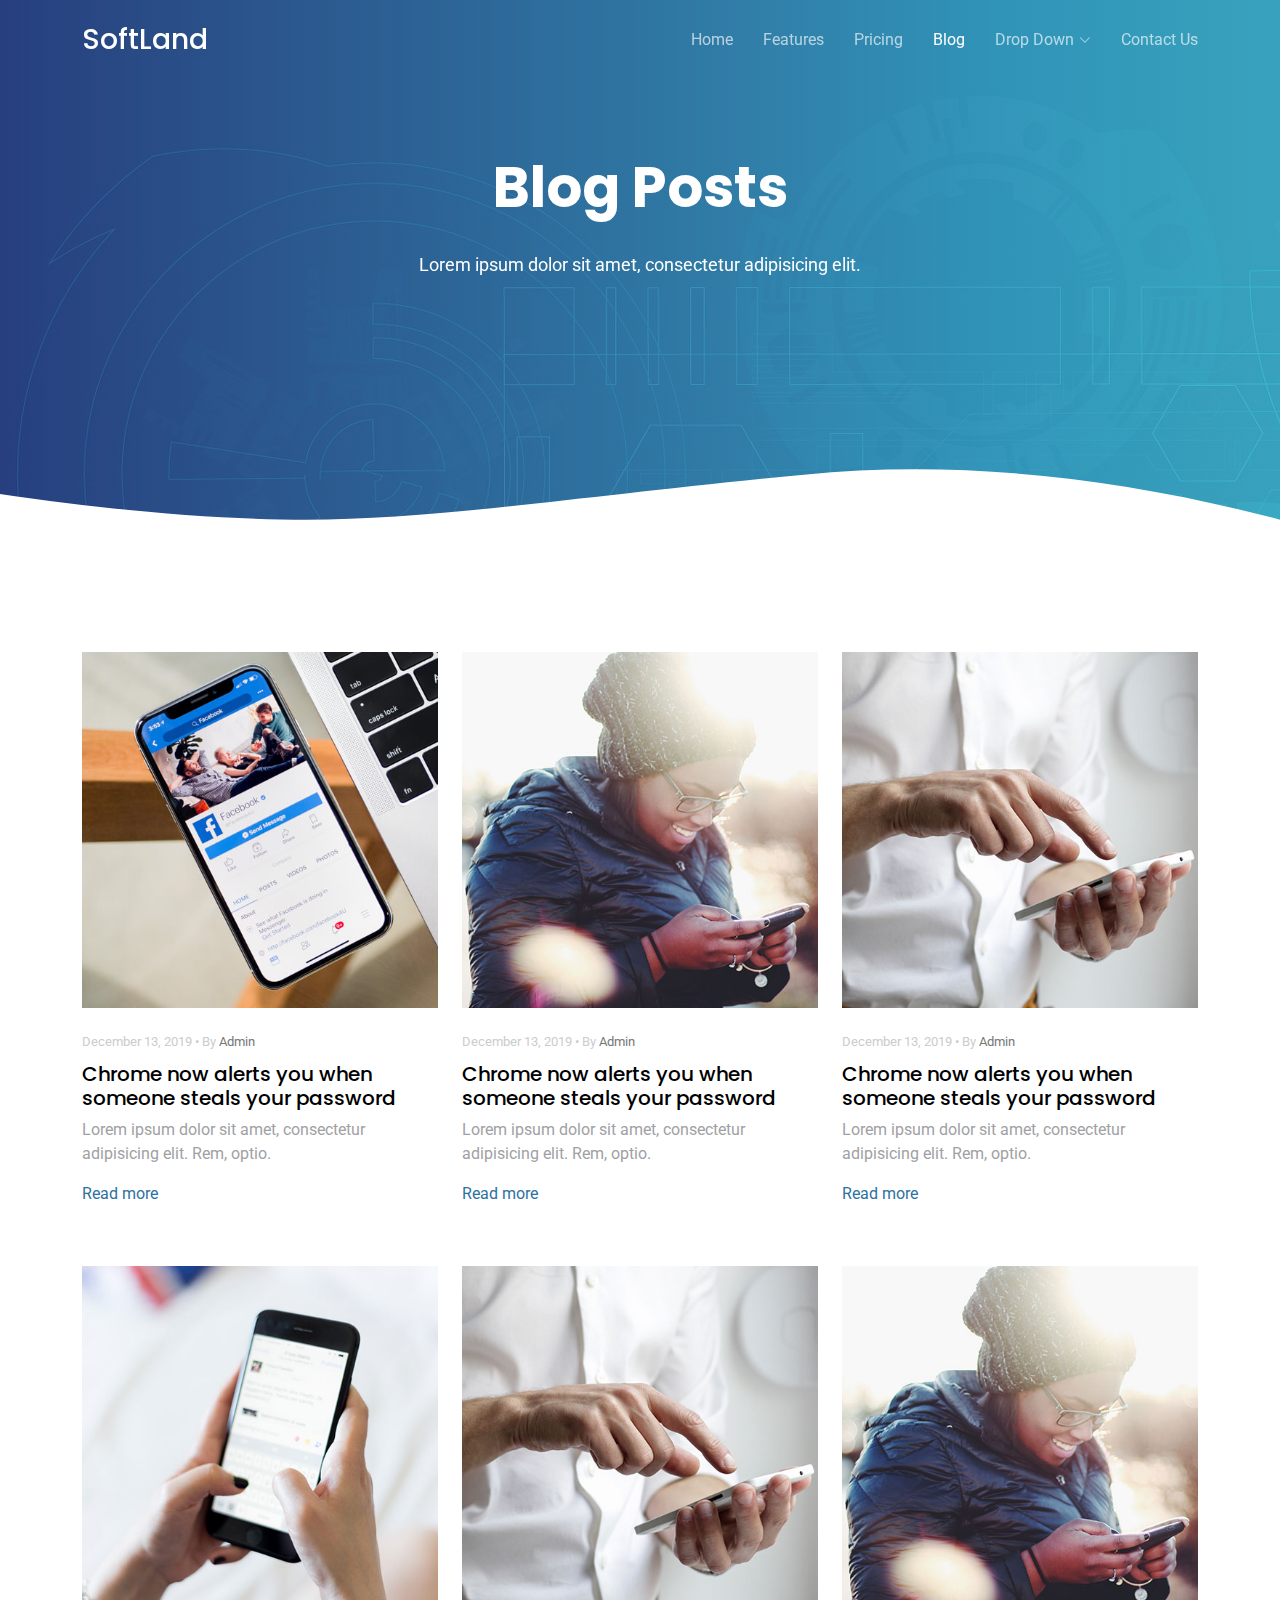
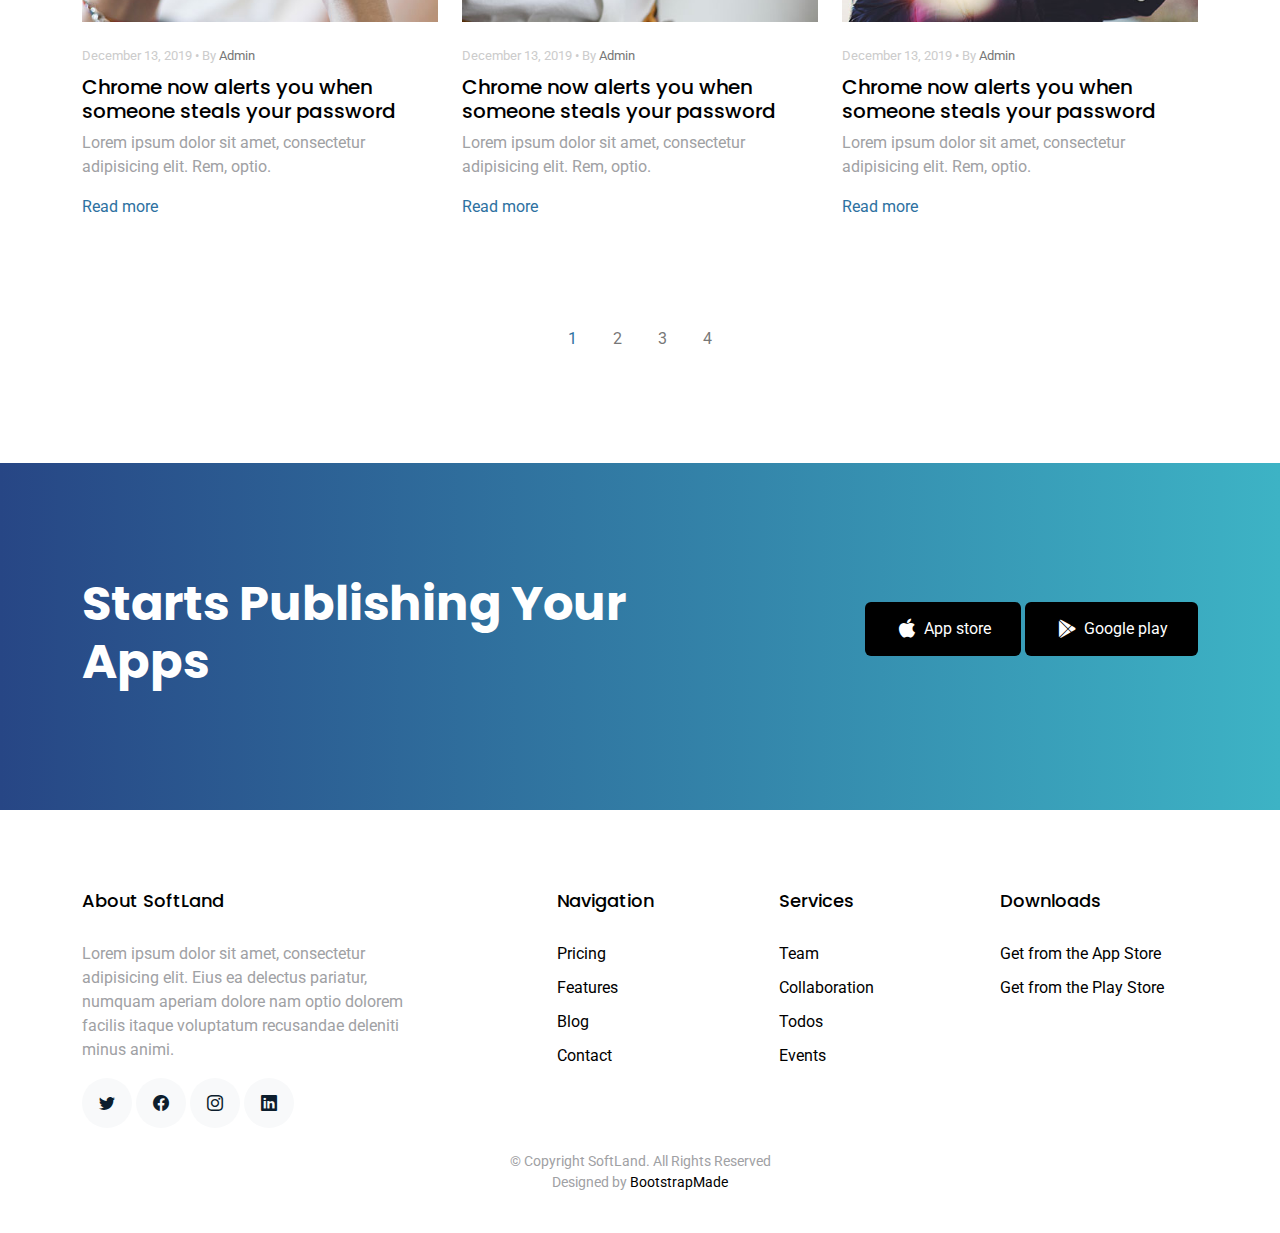
<file: blog.html>
<!DOCTYPE html>
<html lang="en">

<head>
  <meta charset="utf-8">
  <meta content="width=device-width, initial-scale=1.0" name="viewport">

  <title>Blog - SoftLand Bootstrap Template</title>
  <meta content="" name="description">
  <meta content="" name="keywords">

  <!-- Favicons -->
  <link href="assets/img/favicon.png" rel="icon">
  <link href="assets/img/apple-touch-icon.png" rel="apple-touch-icon">

  <!-- Google Fonts -->
  <link href="https://fonts.googleapis.com/css?family=Roboto:300,300i,400,400i,500,500i,600,600i,700,700i|Poppins:300,300i,400,400i,500,500i,600,600i,700,700i" rel="stylesheet">

  <!-- Vendor CSS Files -->
  <link href="assets/vendor/aos/aos.css" rel="stylesheet">
  <link href="assets/vendor/bootstrap/css/bootstrap.min.css" rel="stylesheet">
  <link href="assets/vendor/bootstrap-icons/bootstrap-icons.css" rel="stylesheet">
  <link href="assets/vendor/boxicons/css/boxicons.min.css" rel="stylesheet">
  <link href="assets/vendor/swiper/swiper-bundle.min.css" rel="stylesheet">

  <!-- Template Main CSS File -->
  <link href="assets/css/style.css" rel="stylesheet">

  <!-- =======================================================
  * Template Name: SoftLand - v4.10.0
  * Template URL: https://bootstrapmade.com/softland-bootstrap-app-landing-page-template/
  * Author: BootstrapMade.com
  * License: https://bootstrapmade.com/license/
  ======================================================== -->
</head>

<body>

  <!-- ======= Header ======= -->
  <header id="header" class="fixed-top d-flex align-items-center">
    <div class="container d-flex justify-content-between align-items-center">

      <div class="logo">
        <h1><a href="index.html">SoftLand</a></h1>
        <!-- Uncomment below if you prefer to use an image logo -->
        <!-- <a href="index.html"><img src="assets/img/logo.png" alt="" class="img-fluid"></a>-->
      </div>

      <nav id="navbar" class="navbar">
        <ul>
          <li><a class="" href="index.html">Home</a></li>
          <li><a href="features.html">Features</a></li>
          <li><a href="pricing.html">Pricing</a></li>
          <li><a class="active" href="blog.html">Blog</a></li>
          <li class="dropdown"><a href="#"><span>Drop Down</span> <i class="bi bi-chevron-down"></i></a>
            <ul>
              <li><a href="#">Drop Down 1</a></li>
              <li class="dropdown"><a href="#"><span>Deep Drop Down</span> <i class="bi bi-chevron-right"></i></a>
                <ul>
                  <li><a href="#">Deep Drop Down 1</a></li>
                  <li><a href="#">Deep Drop Down 2</a></li>
                  <li><a href="#">Deep Drop Down 3</a></li>
                  <li><a href="#">Deep Drop Down 4</a></li>
                  <li><a href="#">Deep Drop Down 5</a></li>
                </ul>
              </li>
              <li><a href="#">Drop Down 2</a></li>
              <li><a href="#">Drop Down 3</a></li>
              <li><a href="#">Drop Down 4</a></li>
            </ul>
          </li>
          <li><a href="contact.html">Contact Us</a></li>
        </ul>
        <i class="bi bi-list mobile-nav-toggle"></i>
      </nav><!-- .navbar -->

    </div>
  </header><!-- End Header -->

  <main id="main">

    <!-- ======= Blog Section ======= -->
    <section class="hero-section inner-page">
      <div class="wave">

        <svg width="1920px" height="265px" viewBox="0 0 1920 265" version="1.1" xmlns="http://www.w3.org/2000/svg" xmlns:xlink="http://www.w3.org/1999/xlink">
          <g id="Page-1" stroke="none" stroke-width="1" fill="none" fill-rule="evenodd">
            <g id="Apple-TV" transform="translate(0.000000, -402.000000)" fill="#FFFFFF">
              <path d="M0,439.134243 C175.04074,464.89273 327.944386,477.771974 458.710937,477.771974 C654.860765,477.771974 870.645295,442.632362 1205.9828,410.192501 C1429.54114,388.565926 1667.54687,411.092417 1920,477.771974 L1920,667 L1017.15166,667 L0,667 L0,439.134243 Z" id="Path"></path>
            </g>
          </g>
        </svg>

      </div>

      <div class="container">
        <div class="row align-items-center">
          <div class="col-12">
            <div class="row justify-content-center">
              <div class="col-md-7 text-center hero-text">
                <h1 data-aos="fade-up" data-aos-delay="">Blog Posts</h1>
                <p class="mb-5" data-aos="fade-up" data-aos-delay="100">Lorem ipsum dolor sit amet, consectetur adipisicing elit.</p>
              </div>
            </div>
          </div>
        </div>
      </div>

    </section>

    <section class="section">
      <div class="container">
        <div class="row mb-5">
          <div class="col-md-4">
            <div class="post-entry">
              <a href="blog-single.html" class="d-block mb-4">
                <img src="assets/img/img_1.jpg" alt="Image" class="img-fluid">
              </a>
              <div class="post-text">
                <span class="post-meta">December 13, 2019 &bullet; By <a href="#">Admin</a></span>
                <h3><a href="#">Chrome now alerts you when someone steals your password</a></h3>
                <p>Lorem ipsum dolor sit amet, consectetur adipisicing elit. Rem, optio.</p>
                <p><a href="#" class="readmore">Read more</a></p>
              </div>
            </div>
          </div>
          <div class="col-md-4">
            <div class="post-entry">
              <a href="blog-single.html" class="d-block mb-4">
                <img src="assets/img/img_2.jpg" alt="Image" class="img-fluid">
              </a>
              <div class="post-text">
                <span class="post-meta">December 13, 2019 &bullet; By <a href="#">Admin</a></span>
                <h3><a href="#">Chrome now alerts you when someone steals your password</a></h3>
                <p>Lorem ipsum dolor sit amet, consectetur adipisicing elit. Rem, optio.</p>
                <p><a href="#" class="readmore">Read more</a></p>
              </div>
            </div>
          </div>
          <div class="col-md-4">
            <div class="post-entry">
              <a href="blog-single.html" class="d-block mb-4">
                <img src="assets/img/img_3.jpg" alt="Image" class="img-fluid">
              </a>
              <div class="post-text">
                <span class="post-meta">December 13, 2019 &bullet; By <a href="#">Admin</a></span>
                <h3><a href="#">Chrome now alerts you when someone steals your password</a></h3>
                <p>Lorem ipsum dolor sit amet, consectetur adipisicing elit. Rem, optio.</p>
                <p><a href="#" class="readmore">Read more</a></p>
              </div>
            </div>
          </div>

          <div class="col-md-4">
            <div class="post-entry">
              <a href="blog-single.html" class="d-block mb-4">
                <img src="assets/img/img_4.jpg" alt="Image" class="img-fluid">
              </a>
              <div class="post-text">
                <span class="post-meta">December 13, 2019 &bullet; By <a href="#">Admin</a></span>
                <h3><a href="#">Chrome now alerts you when someone steals your password</a></h3>
                <p>Lorem ipsum dolor sit amet, consectetur adipisicing elit. Rem, optio.</p>
                <p><a href="#" class="readmore">Read more</a></p>
              </div>
            </div>
          </div>
          <div class="col-md-4">
            <div class="post-entry">
              <a href="blog-single.html" class="d-block mb-4">
                <img src="assets/img/img_3.jpg" alt="Image" class="img-fluid">
              </a>
              <div class="post-text">
                <span class="post-meta">December 13, 2019 &bullet; By <a href="#">Admin</a></span>
                <h3><a href="#">Chrome now alerts you when someone steals your password</a></h3>
                <p>Lorem ipsum dolor sit amet, consectetur adipisicing elit. Rem, optio.</p>
                <p><a href="#" class="readmore">Read more</a></p>
              </div>
            </div>
          </div>
          <div class="col-md-4">
            <div class="post-entry">
              <a href="blog-single.html" class="d-block mb-4">
                <img src="assets/img/img_2.jpg" alt="Image" class="img-fluid">
              </a>
              <div class="post-text">
                <span class="post-meta">December 13, 2019 &bullet; By <a href="#">Admin</a></span>
                <h3><a href="#">Chrome now alerts you when someone steals your password</a></h3>
                <p>Lorem ipsum dolor sit amet, consectetur adipisicing elit. Rem, optio.</p>
                <p><a href="#" class="readmore">Read more</a></p>
              </div>
            </div>
          </div>

        </div>

        <div class="row">
          <div class="col-12 text-center">
            <span class="p-3 active text-primary">1</span>
            <a href="#" class="p-3">2</a>
            <a href="#" class="p-3">3</a>
            <a href="#" class="p-3">4</a>
          </div>
        </div>
      </div>

    </section>

    <!-- ======= CTA Section ======= -->
    <section class="section cta-section">
      <div class="container">
        <div class="row align-items-center">
          <div class="col-md-6 me-auto text-center text-md-start mb-5 mb-md-0">
            <h2>Starts Publishing Your Apps</h2>
          </div>
          <div class="col-md-5 text-center text-md-end">
            <p><a href="#" class="btn d-inline-flex align-items-center"><i class="bx bxl-apple"></i><span>App store</span></a> <a href="#" class="btn d-inline-flex align-items-center"><i class="bx bxl-play-store"></i><span>Google play</span></a></p>
          </div>
        </div>
      </div>
    </section><!-- End CTA Section -->

  </main><!-- End #main -->

  <!-- ======= Footer ======= -->
  <footer class="footer" role="contentinfo">
    <div class="container">
      <div class="row">
        <div class="col-md-4 mb-4 mb-md-0">
          <h3>About SoftLand</h3>
          <p>Lorem ipsum dolor sit amet, consectetur adipisicing elit. Eius ea delectus pariatur, numquam aperiam
            dolore nam optio dolorem facilis itaque voluptatum recusandae deleniti minus animi.</p>
          <p class="social">
            <a href="#"><span class="bi bi-twitter"></span></a>
            <a href="#"><span class="bi bi-facebook"></span></a>
            <a href="#"><span class="bi bi-instagram"></span></a>
            <a href="#"><span class="bi bi-linkedin"></span></a>
          </p>
        </div>
        <div class="col-md-7 ms-auto">
          <div class="row site-section pt-0">
            <div class="col-md-4 mb-4 mb-md-0">
              <h3>Navigation</h3>
              <ul class="list-unstyled">
                <li><a href="#">Pricing</a></li>
                <li><a href="#">Features</a></li>
                <li><a href="#">Blog</a></li>
                <li><a href="#">Contact</a></li>
              </ul>
            </div>
            <div class="col-md-4 mb-4 mb-md-0">
              <h3>Services</h3>
              <ul class="list-unstyled">
                <li><a href="#">Team</a></li>
                <li><a href="#">Collaboration</a></li>
                <li><a href="#">Todos</a></li>
                <li><a href="#">Events</a></li>
              </ul>
            </div>
            <div class="col-md-4 mb-4 mb-md-0">
              <h3>Downloads</h3>
              <ul class="list-unstyled">
                <li><a href="#">Get from the App Store</a></li>
                <li><a href="#">Get from the Play Store</a></li>
              </ul>
            </div>
          </div>
        </div>
      </div>

      <div class="row justify-content-center text-center">
        <div class="col-md-7">
          <p class="copyright">&copy; Copyright SoftLand. All Rights Reserved</p>
          <div class="credits">
            <!--
            All the links in the footer should remain intact.
            You can delete the links only if you purchased the pro version.
            Licensing information: https://bootstrapmade.com/license/
            Purchase the pro version with working PHP/AJAX contact form: https://bootstrapmade.com/buy/?theme=SoftLand
          -->
            Designed by <a href="https://bootstrapmade.com/">BootstrapMade</a>
          </div>
        </div>
      </div>

    </div>
  </footer>

  <a href="#" class="back-to-top d-flex align-items-center justify-content-center"><i class="bi bi-arrow-up-short"></i></a>

  <!-- Vendor JS Files -->
  <script src="assets/vendor/aos/aos.js"></script>
  <script src="assets/vendor/bootstrap/js/bootstrap.bundle.min.js"></script>
  <script src="assets/vendor/swiper/swiper-bundle.min.js"></script>
  <script src="assets/vendor/php-email-form/validate.js"></script>

  <!-- Template Main JS File -->
  <script src="assets/js/main.js"></script>

</body>

</html>
</file>
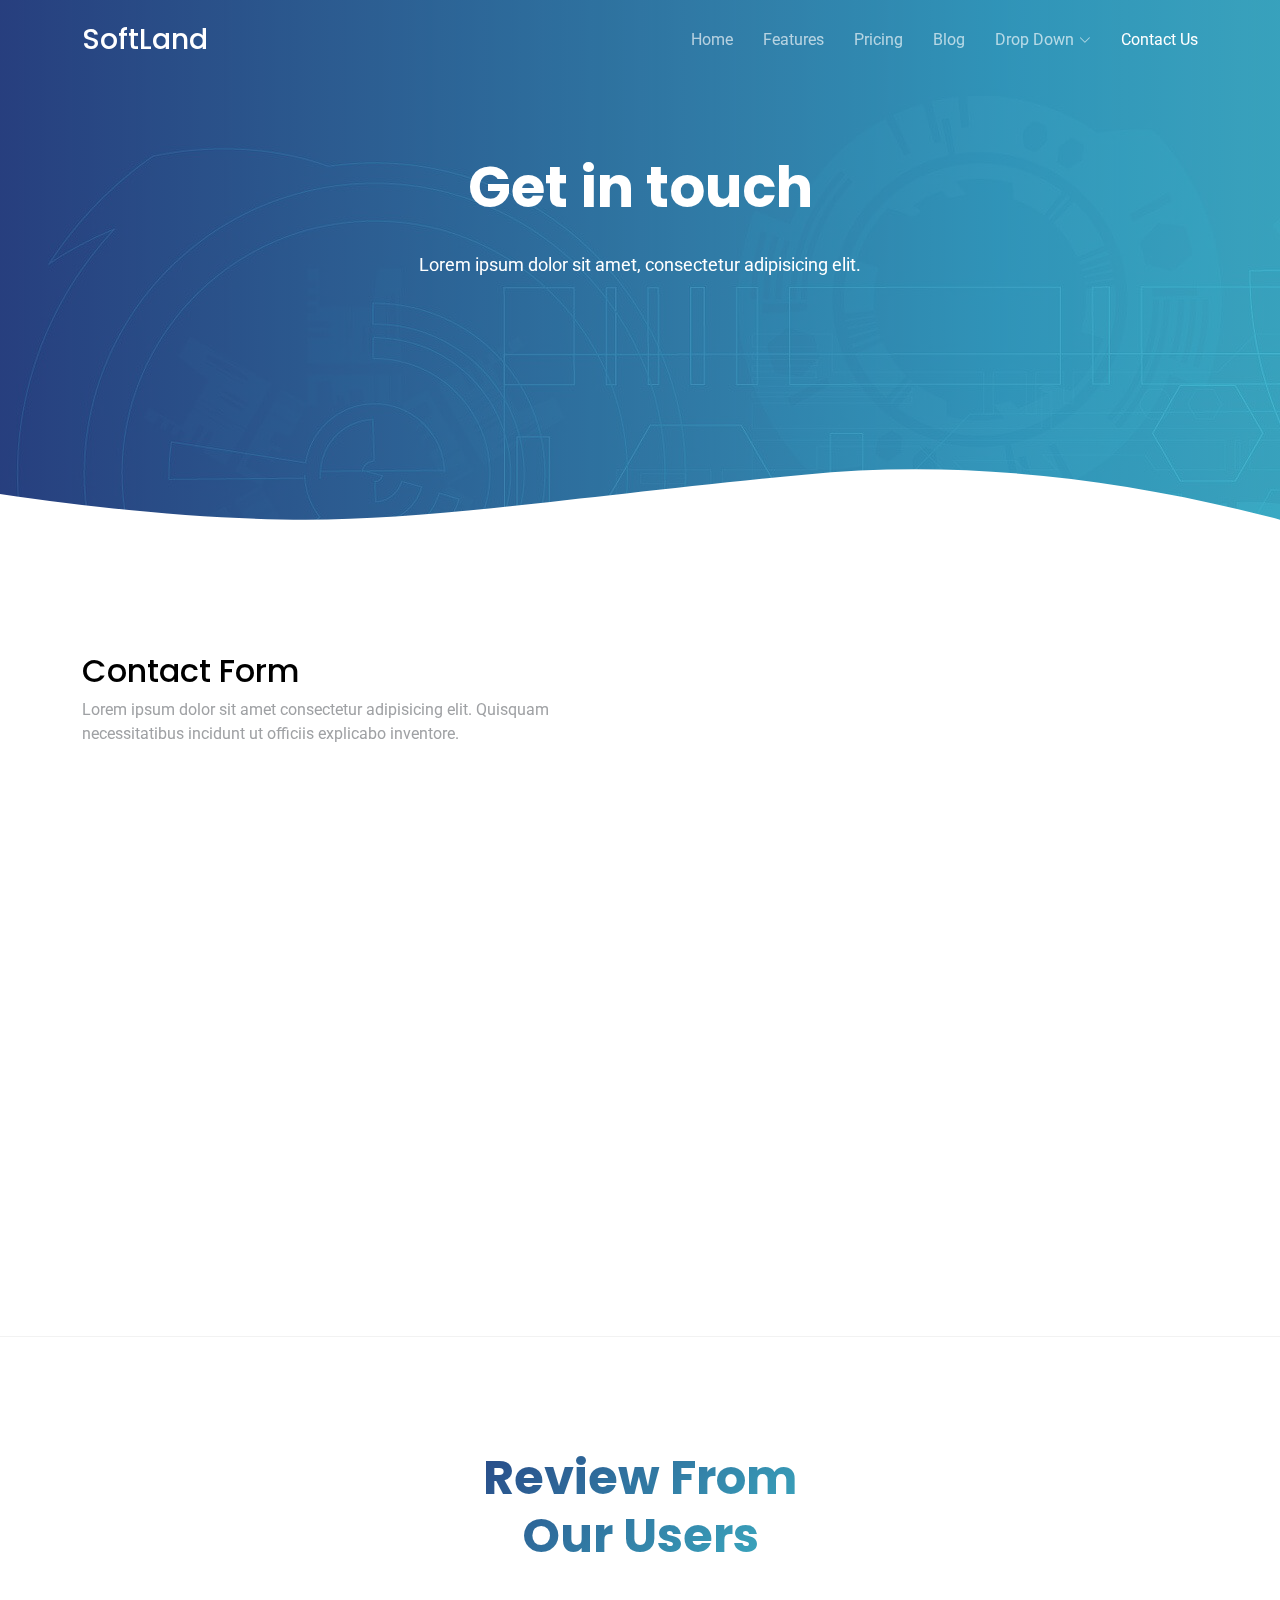
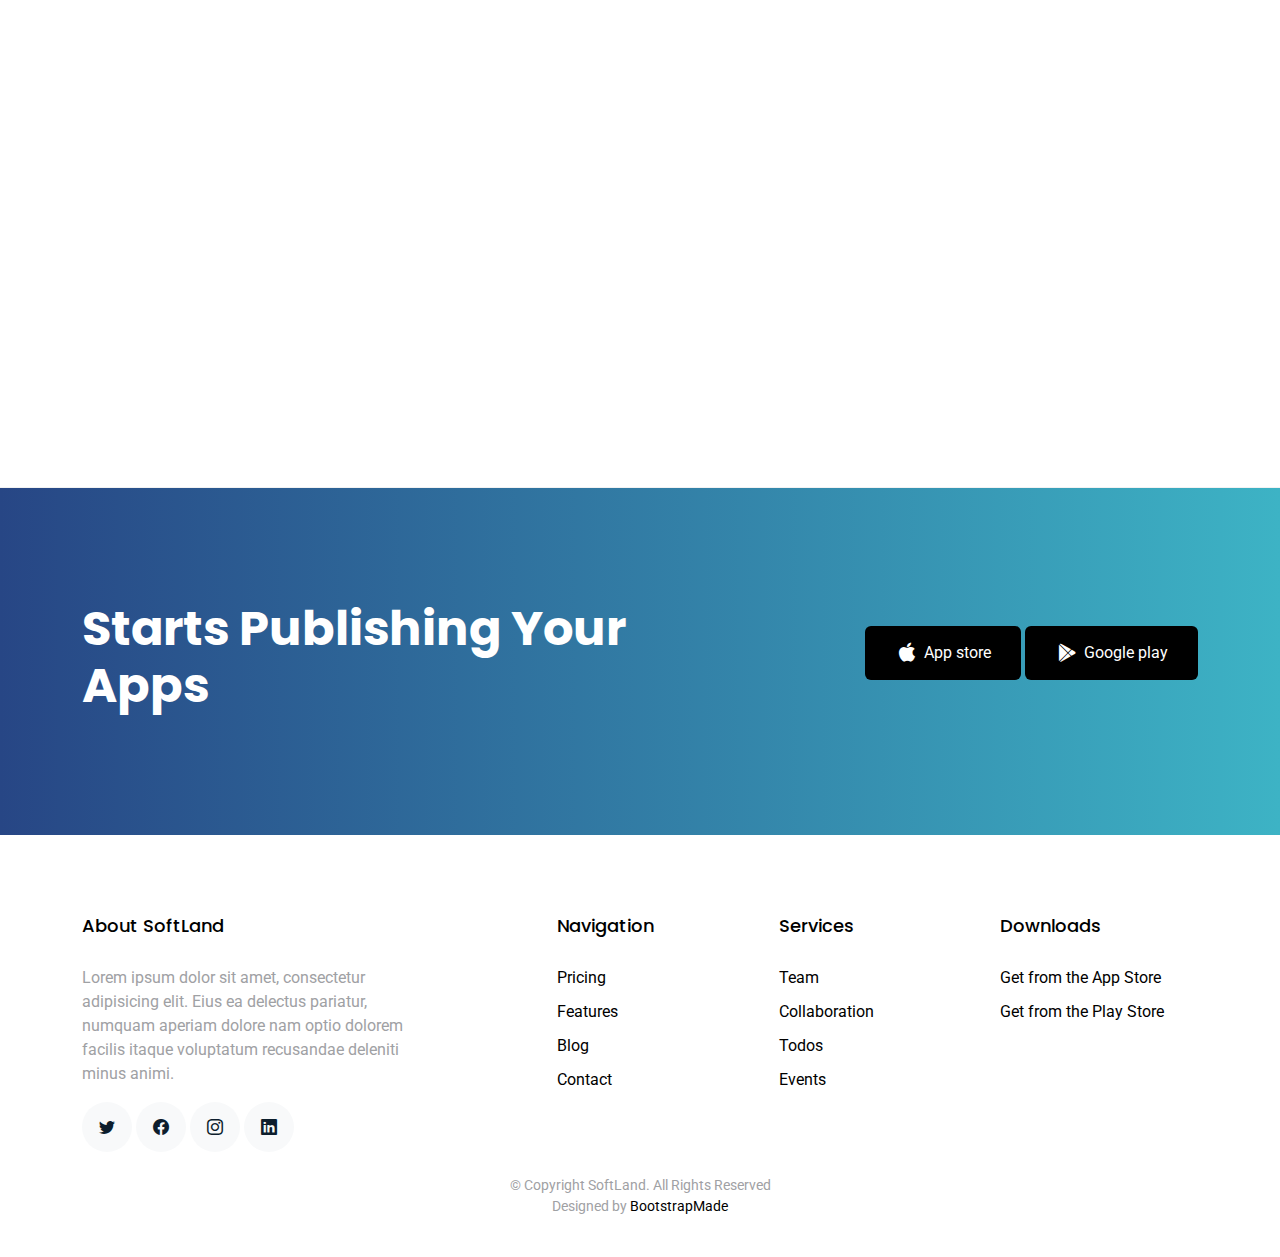
<file: contact.html>
<!DOCTYPE html>
<html lang="en">

<head>
  <meta charset="utf-8">
  <meta content="width=device-width, initial-scale=1.0" name="viewport">

  <title>SoftLand Bootstrap Template - Contact</title>
  <meta content="" name="description">
  <meta content="" name="keywords">

  <!-- Favicons -->
  <link href="assets/img/favicon.png" rel="icon">
  <link href="assets/img/apple-touch-icon.png" rel="apple-touch-icon">

  <!-- Google Fonts -->
  <link href="https://fonts.googleapis.com/css?family=Roboto:300,300i,400,400i,500,500i,600,600i,700,700i|Poppins:300,300i,400,400i,500,500i,600,600i,700,700i" rel="stylesheet">

  <!-- Vendor CSS Files -->
  <link href="assets/vendor/aos/aos.css" rel="stylesheet">
  <link href="assets/vendor/bootstrap/css/bootstrap.min.css" rel="stylesheet">
  <link href="assets/vendor/bootstrap-icons/bootstrap-icons.css" rel="stylesheet">
  <link href="assets/vendor/boxicons/css/boxicons.min.css" rel="stylesheet">
  <link href="assets/vendor/swiper/swiper-bundle.min.css" rel="stylesheet">

  <!-- Template Main CSS File -->
  <link href="assets/css/style.css" rel="stylesheet">

  <!-- =======================================================
  * Template Name: SoftLand - v4.10.0
  * Template URL: https://bootstrapmade.com/softland-bootstrap-app-landing-page-template/
  * Author: BootstrapMade.com
  * License: https://bootstrapmade.com/license/
  ======================================================== -->
</head>

<body>

  <!-- ======= Header ======= -->
  <header id="header" class="fixed-top d-flex align-items-center">
    <div class="container d-flex justify-content-between align-items-center">

      <div class="logo">
        <h1><a href="index.html">SoftLand</a></h1>
        <!-- Uncomment below if you prefer to use an image logo -->
        <!-- <a href="index.html"><img src="assets/img/logo.png" alt="" class="img-fluid"></a>-->
      </div>

      <nav id="navbar" class="navbar">
        <ul>
          <li><a class="" href="index.html">Home</a></li>
          <li><a href="features.html">Features</a></li>
          <li><a href="pricing.html">Pricing</a></li>
          <li><a href="blog.html">Blog</a></li>
          <li class="dropdown"><a href="#"><span>Drop Down</span> <i class="bi bi-chevron-down"></i></a>
            <ul>
              <li><a href="#">Drop Down 1</a></li>
              <li class="dropdown"><a href="#"><span>Deep Drop Down</span> <i class="bi bi-chevron-right"></i></a>
                <ul>
                  <li><a href="#">Deep Drop Down 1</a></li>
                  <li><a href="#">Deep Drop Down 2</a></li>
                  <li><a href="#">Deep Drop Down 3</a></li>
                  <li><a href="#">Deep Drop Down 4</a></li>
                  <li><a href="#">Deep Drop Down 5</a></li>
                </ul>
              </li>
              <li><a href="#">Drop Down 2</a></li>
              <li><a href="#">Drop Down 3</a></li>
              <li><a href="#">Drop Down 4</a></li>
            </ul>
          </li>
          <li><a class="active" href="contact.html">Contact Us</a></li>
        </ul>
        <i class="bi bi-list mobile-nav-toggle"></i>
      </nav><!-- .navbar -->

    </div>
  </header><!-- End Header -->

  <main id="main">

    <section class="hero-section inner-page">
      <div class="wave">

        <svg width="1920px" height="265px" viewBox="0 0 1920 265" version="1.1" xmlns="http://www.w3.org/2000/svg" xmlns:xlink="http://www.w3.org/1999/xlink">
          <g id="Page-1" stroke="none" stroke-width="1" fill="none" fill-rule="evenodd">
            <g id="Apple-TV" transform="translate(0.000000, -402.000000)" fill="#FFFFFF">
              <path d="M0,439.134243 C175.04074,464.89273 327.944386,477.771974 458.710937,477.771974 C654.860765,477.771974 870.645295,442.632362 1205.9828,410.192501 C1429.54114,388.565926 1667.54687,411.092417 1920,477.771974 L1920,667 L1017.15166,667 L0,667 L0,439.134243 Z" id="Path"></path>
            </g>
          </g>
        </svg>

      </div>

      <div class="container">
        <div class="row align-items-center">
          <div class="col-12">
            <div class="row justify-content-center">
              <div class="col-md-7 text-center hero-text">
                <h1 data-aos="fade-up" data-aos-delay="">Get in touch</h1>
                <p class="mb-5" data-aos="fade-up" data-aos-delay="100">Lorem ipsum dolor sit amet, consectetur adipisicing elit.</p>
              </div>
            </div>
          </div>
        </div>
      </div>

    </section>

    <section class="section">
      <div class="container">
        <div class="row mb-5 align-items-end">
          <div class="col-md-6" data-aos="fade-up">

            <h2>Contact Form</h2>
            <p class="mb-0">Lorem ipsum dolor sit amet consectetur adipisicing elit. Quisquam necessitatibus incidunt ut officiis explicabo inventore.</p>
          </div>

        </div>

        <div class="row">
          <div class="col-md-4 ms-auto order-2" data-aos="fade-up">
            <ul class="list-unstyled">
              <li class="mb-3">
                <strong class="d-block mb-1">Address</strong>
                <span>203 Fake St. Mountain View, San Francisco, California, USA</span>
              </li>
              <li class="mb-3">
                <strong class="d-block mb-1">Phone</strong>
                <span>+1 232 3235 324</span>
              </li>
              <li class="mb-3">
                <strong class="d-block mb-1">Email</strong>
                <span>youremail@domain.com</span>
              </li>
            </ul>
          </div>

          <div class="col-md-6 mb-5 mb-md-0" data-aos="fade-up">
            <form action="forms/contact.php" method="post" role="form" class="php-email-form">

              <div class="row">
                <div class="col-md-6 form-group">
                  <label for="name">Name</label>
                  <input type="text" name="name" class="form-control" id="name" required>
                </div>
                <div class="col-md-6 form-group mt-3 mt-md-0">
                  <label for="name">Email</label>
                  <input type="email" class="form-control" name="email" id="email" required>
                </div>
                <div class="col-md-12 form-group mt-3">
                  <label for="name">Subject</label>
                  <input type="text" class="form-control" name="subject" id="subject" required>
                </div>
                <div class="col-md-12 form-group mt-3">
                  <label for="name">Message</label>
                  <textarea class="form-control" name="message" required></textarea>
                </div>

                <div class="col-md-12 mb-3">
                  <div class="loading">Loading</div>
                  <div class="error-message"></div>
                  <div class="sent-message">Your message has been sent. Thank you!</div>
                </div>

                <div class="col-md-6 form-group">
                  <input type="submit" class="btn btn-primary d-block w-100" value="Send Message">
                </div>
              </div>

            </form>
          </div>

        </div>
      </div>
    </section>

    <!-- ======= Testimonials Section ======= -->
    <section class="section border-top border-bottom">
      <div class="container">
        <div class="row justify-content-center text-center mb-5">
          <div class="col-md-4">
            <h2 class="section-heading">Review From Our Users</h2>
          </div>
        </div>
        <div class="row justify-content-center text-center">
          <div class="col-md-7">

            <div class="testimonials-slider swiper" data-aos="fade-up" data-aos-delay="100">
              <div class="swiper-wrapper">

                <div class="swiper-slide">
                  <div class="review text-center">
                    <p class="stars">
                      <span class="bi bi-star-fill"></span>
                      <span class="bi bi-star-fill"></span>
                      <span class="bi bi-star-fill"></span>
                      <span class="bi bi-star-fill"></span>
                      <span class="bi bi-star-fill muted"></span>
                    </p>
                    <h3>Excellent App!</h3>
                    <blockquote>
                      <p>Lorem ipsum dolor sit amet, consectetur adipisicing elit. Eius ea delectus pariatur, numquam
                        aperiam dolore nam optio dolorem facilis itaque voluptatum recusandae deleniti minus animi,
                        provident voluptates consectetur maiores quos.</p>
                    </blockquote>

                    <p class="review-user">
                      <img src="assets/img/person_1.jpg" alt="Image" class="img-fluid rounded-circle mb-3">
                      <span class="d-block">
                        <span class="text-black">Jean Doe</span>, &mdash; App User
                      </span>
                    </p>

                  </div>
                </div><!-- End testimonial item -->

                <div class="swiper-slide">
                  <div class="review text-center">
                    <p class="stars">
                      <span class="bi bi-star-fill"></span>
                      <span class="bi bi-star-fill"></span>
                      <span class="bi bi-star-fill"></span>
                      <span class="bi bi-star-fill"></span>
                      <span class="bi bi-star-fill muted"></span>
                    </p>
                    <h3>This App is easy to use!</h3>
                    <blockquote>
                      <p>Lorem ipsum dolor sit amet, consectetur adipisicing elit. Eius ea delectus pariatur, numquam
                        aperiam dolore nam optio dolorem facilis itaque voluptatum recusandae deleniti minus animi,
                        provident voluptates consectetur maiores quos.</p>
                    </blockquote>

                    <p class="review-user">
                      <img src="assets/img/person_2.jpg" alt="Image" class="img-fluid rounded-circle mb-3">
                      <span class="d-block">
                        <span class="text-black">Johan Smith</span>, &mdash; App User
                      </span>
                    </p>

                  </div>
                </div><!-- End testimonial item -->

                <div class="swiper-slide">
                  <div class="review text-center">
                    <p class="stars">
                      <span class="bi bi-star-fill"></span>
                      <span class="bi bi-star-fill"></span>
                      <span class="bi bi-star-fill"></span>
                      <span class="bi bi-star-fill"></span>
                      <span class="bi bi-star-fill muted"></span>
                    </p>
                    <h3>Awesome functionality!</h3>
                    <blockquote>
                      <p>Lorem ipsum dolor sit amet, consectetur adipisicing elit. Eius ea delectus pariatur, numquam
                        aperiam dolore nam optio dolorem facilis itaque voluptatum recusandae deleniti minus animi,
                        provident voluptates consectetur maiores quos.</p>
                    </blockquote>

                    <p class="review-user">
                      <img src="assets/img/person_3.jpg" alt="Image" class="img-fluid rounded-circle mb-3">
                      <span class="d-block">
                        <span class="text-black">Jean Thunberg</span>, &mdash; App User
                      </span>
                    </p>

                  </div>
                </div><!-- End testimonial item -->

              </div>
              <div class="swiper-pagination"></div>
            </div>
          </div>
        </div>
      </div>
    </section><!-- End Testimonials Section -->

    <!-- ======= CTA Section ======= -->
    <section class="section cta-section">
      <div class="container">
        <div class="row align-items-center">
          <div class="col-md-6 me-auto text-center text-md-start mb-5 mb-md-0">
            <h2>Starts Publishing Your Apps</h2>
          </div>
          <div class="col-md-5 text-center text-md-end">
            <p><a href="#" class="btn d-inline-flex align-items-center"><i class="bx bxl-apple"></i><span>App store</span></a> <a href="#" class="btn d-inline-flex align-items-center"><i class="bx bxl-play-store"></i><span>Google play</span></a></p>
          </div>
        </div>
      </div>
    </section><!-- End CTA Section -->

  </main><!-- End #main -->

  <!-- ======= Footer ======= -->
  <footer class="footer" role="contentinfo">
    <div class="container">
      <div class="row">
        <div class="col-md-4 mb-4 mb-md-0">
          <h3>About SoftLand</h3>
          <p>Lorem ipsum dolor sit amet, consectetur adipisicing elit. Eius ea delectus pariatur, numquam aperiam
            dolore nam optio dolorem facilis itaque voluptatum recusandae deleniti minus animi.</p>
          <p class="social">
            <a href="#"><span class="bi bi-twitter"></span></a>
            <a href="#"><span class="bi bi-facebook"></span></a>
            <a href="#"><span class="bi bi-instagram"></span></a>
            <a href="#"><span class="bi bi-linkedin"></span></a>
          </p>
        </div>
        <div class="col-md-7 ms-auto">
          <div class="row site-section pt-0">
            <div class="col-md-4 mb-4 mb-md-0">
              <h3>Navigation</h3>
              <ul class="list-unstyled">
                <li><a href="#">Pricing</a></li>
                <li><a href="#">Features</a></li>
                <li><a href="#">Blog</a></li>
                <li><a href="#">Contact</a></li>
              </ul>
            </div>
            <div class="col-md-4 mb-4 mb-md-0">
              <h3>Services</h3>
              <ul class="list-unstyled">
                <li><a href="#">Team</a></li>
                <li><a href="#">Collaboration</a></li>
                <li><a href="#">Todos</a></li>
                <li><a href="#">Events</a></li>
              </ul>
            </div>
            <div class="col-md-4 mb-4 mb-md-0">
              <h3>Downloads</h3>
              <ul class="list-unstyled">
                <li><a href="#">Get from the App Store</a></li>
                <li><a href="#">Get from the Play Store</a></li>
              </ul>
            </div>
          </div>
        </div>
      </div>

      <div class="row justify-content-center text-center">
        <div class="col-md-7">
          <p class="copyright">&copy; Copyright SoftLand. All Rights Reserved</p>
          <div class="credits">
            <!--
            All the links in the footer should remain intact.
            You can delete the links only if you purchased the pro version.
            Licensing information: https://bootstrapmade.com/license/
            Purchase the pro version with working PHP/AJAX contact form: https://bootstrapmade.com/buy/?theme=SoftLand
          -->
            Designed by <a href="https://bootstrapmade.com/">BootstrapMade</a>
          </div>
        </div>
      </div>

    </div>
  </footer>

  <a href="#" class="back-to-top d-flex align-items-center justify-content-center"><i class="bi bi-arrow-up-short"></i></a>

  <!-- Vendor JS Files -->
  <script src="assets/vendor/aos/aos.js"></script>
  <script src="assets/vendor/bootstrap/js/bootstrap.bundle.min.js"></script>
  <script src="assets/vendor/swiper/swiper-bundle.min.js"></script>
  <script src="assets/vendor/php-email-form/validate.js"></script>

  <!-- Template Main JS File -->
  <script src="assets/js/main.js"></script>

</body>

</html>
</file>
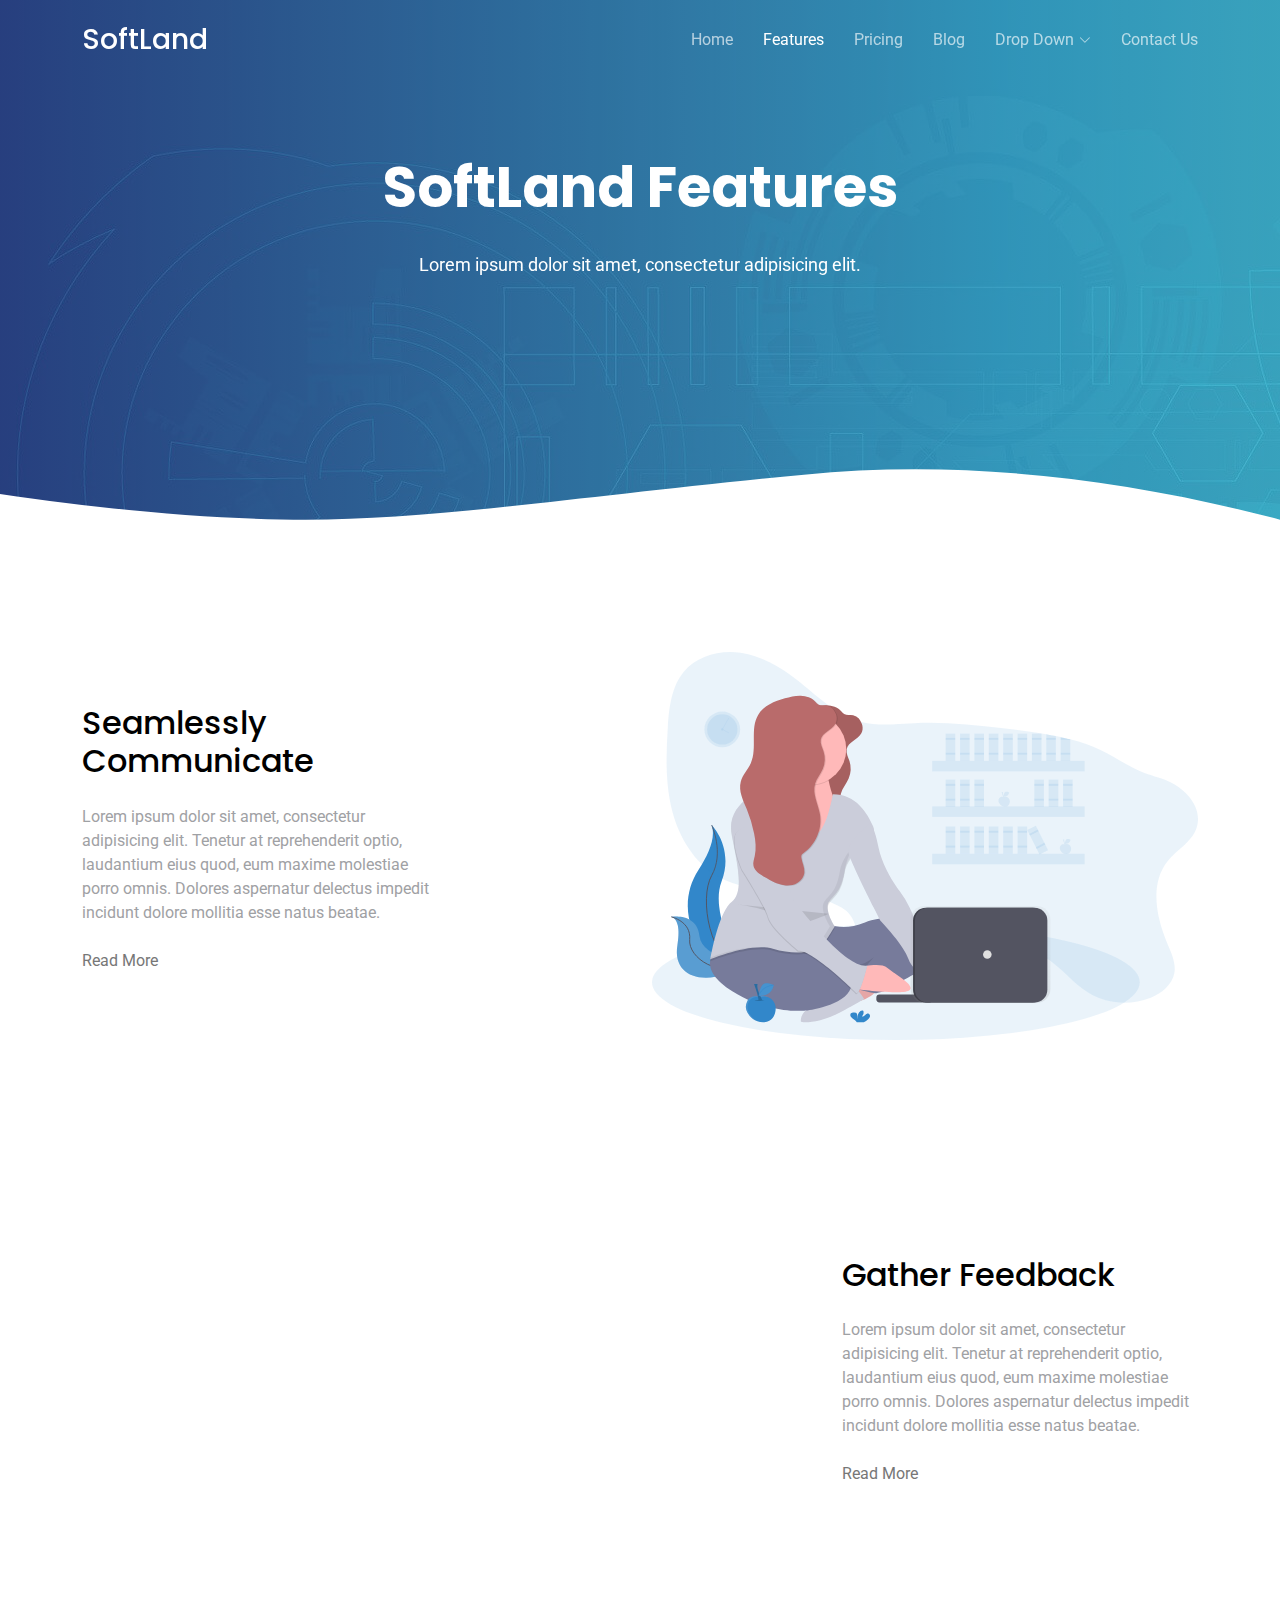
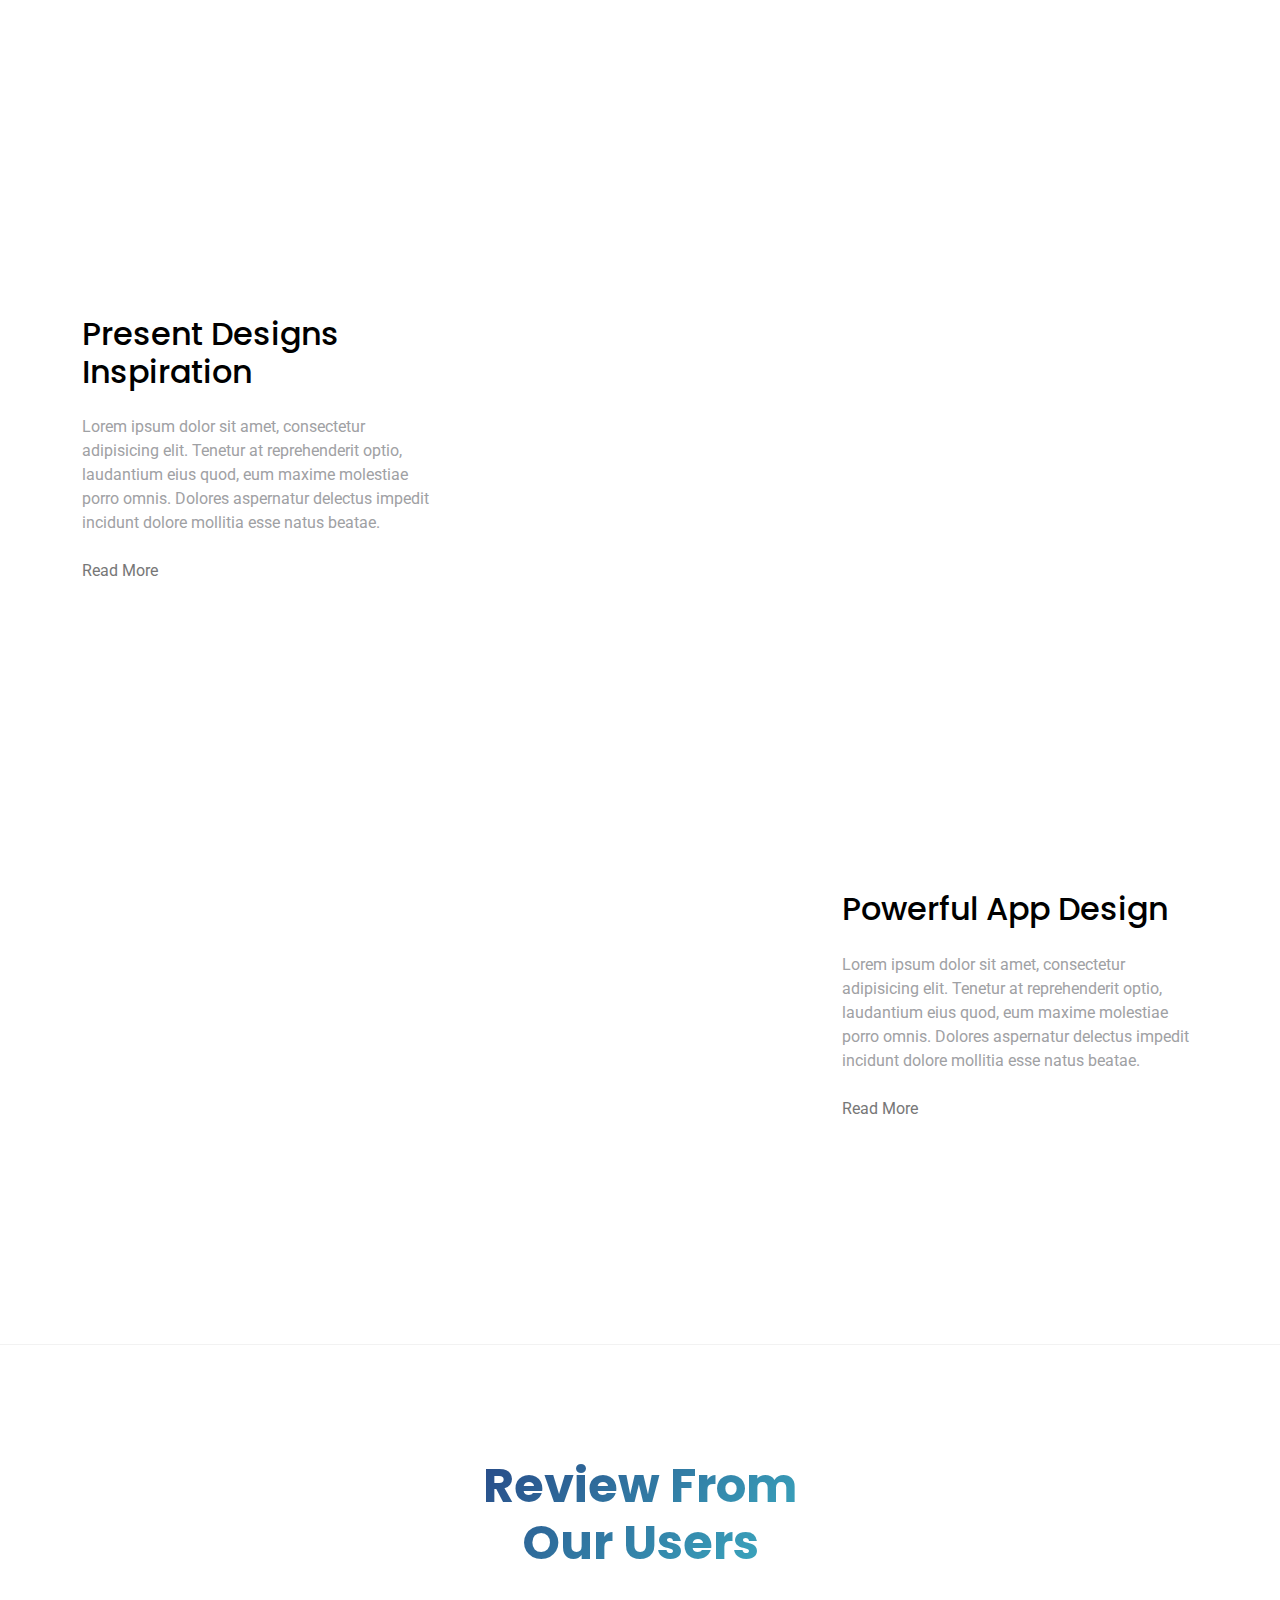
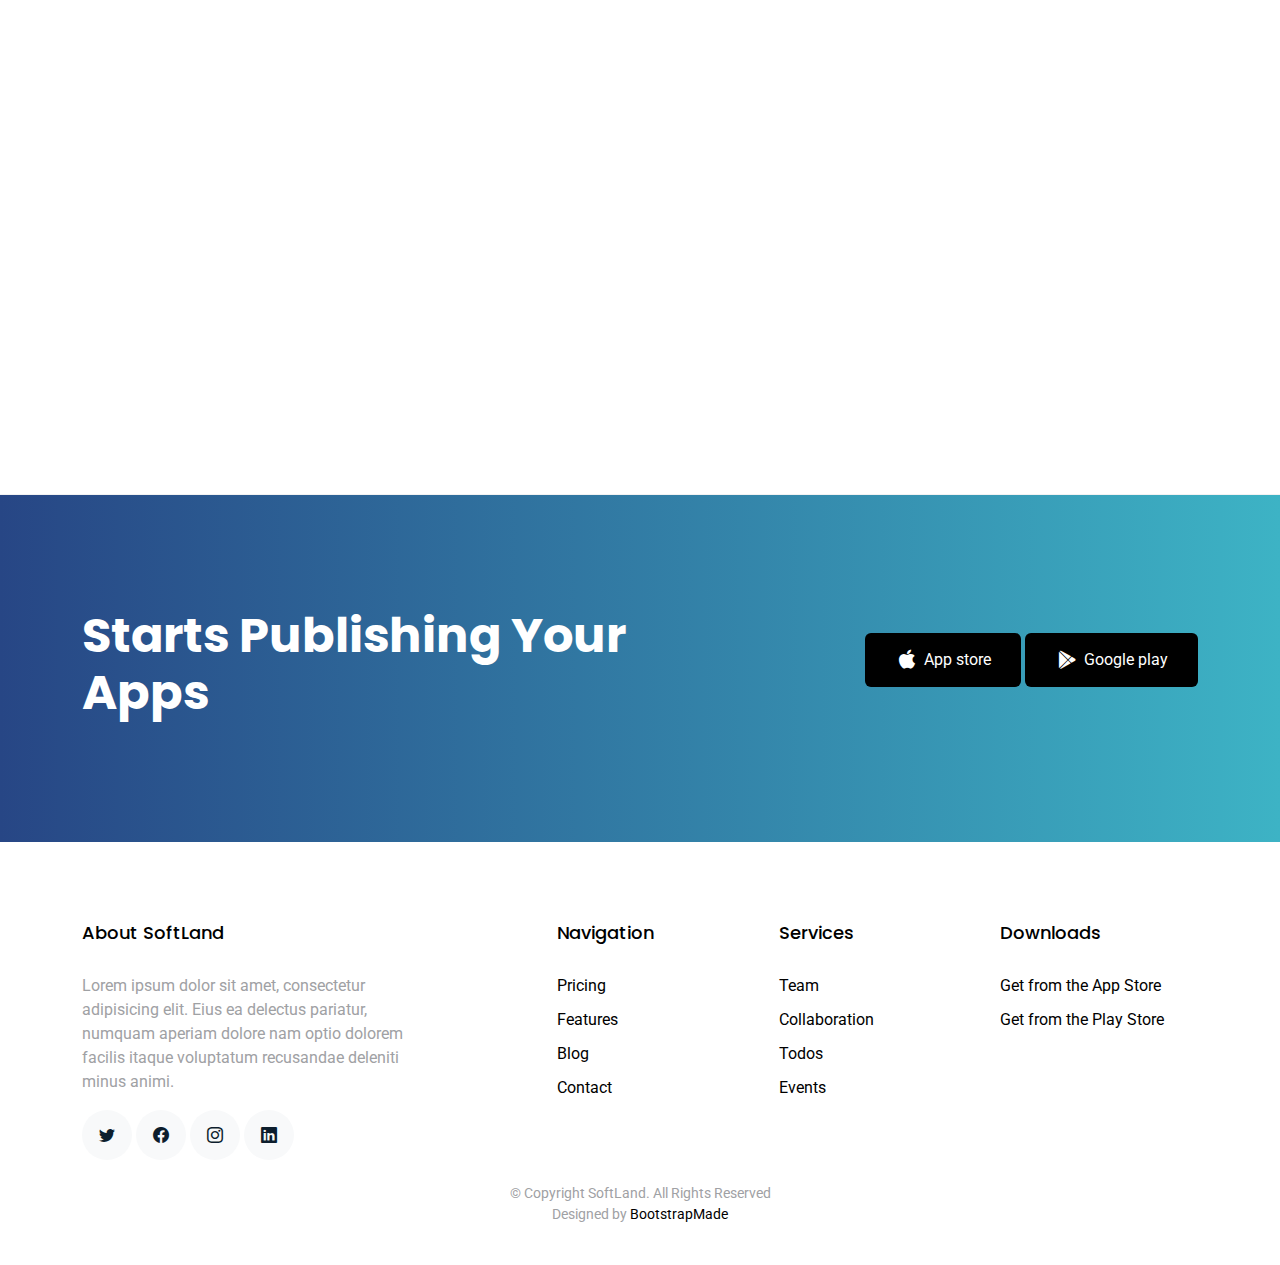
<file: features.html>
<!DOCTYPE html>
<html lang="en">

<head>
  <meta charset="utf-8">
  <meta content="width=device-width, initial-scale=1.0" name="viewport">

  <title>SoftLand Bootstrap Template - Features</title>
  <meta content="" name="description">
  <meta content="" name="keywords">

  <!-- Favicons -->
  <link href="assets/img/favicon.png" rel="icon">
  <link href="assets/img/apple-touch-icon.png" rel="apple-touch-icon">

  <!-- Google Fonts -->
  <link href="https://fonts.googleapis.com/css?family=Roboto:300,300i,400,400i,500,500i,600,600i,700,700i|Poppins:300,300i,400,400i,500,500i,600,600i,700,700i" rel="stylesheet">

  <!-- Vendor CSS Files -->
  <link href="assets/vendor/aos/aos.css" rel="stylesheet">
  <link href="assets/vendor/bootstrap/css/bootstrap.min.css" rel="stylesheet">
  <link href="assets/vendor/bootstrap-icons/bootstrap-icons.css" rel="stylesheet">
  <link href="assets/vendor/boxicons/css/boxicons.min.css" rel="stylesheet">
  <link href="assets/vendor/swiper/swiper-bundle.min.css" rel="stylesheet">

  <!-- Template Main CSS File -->
  <link href="assets/css/style.css" rel="stylesheet">

  <!-- =======================================================
  * Template Name: SoftLand - v4.10.0
  * Template URL: https://bootstrapmade.com/softland-bootstrap-app-landing-page-template/
  * Author: BootstrapMade.com
  * License: https://bootstrapmade.com/license/
  ======================================================== -->
</head>

<body>

  <!-- ======= Header ======= -->
  <header id="header" class="fixed-top d-flex align-items-center">
    <div class="container d-flex justify-content-between align-items-center">

      <div class="logo">
        <h1><a href="index.html">SoftLand</a></h1>
        <!-- Uncomment below if you prefer to use an image logo -->
        <!-- <a href="index.html"><img src="assets/img/logo.png" alt="" class="img-fluid"></a>-->
      </div>

      <nav id="navbar" class="navbar">
        <ul>
          <li><a class="" href="index.html">Home</a></li>
          <li><a class="active" href="features.html">Features</a></li>
          <li><a href="pricing.html">Pricing</a></li>
          <li><a href="blog.html">Blog</a></li>
          <li class="dropdown"><a href="#"><span>Drop Down</span> <i class="bi bi-chevron-down"></i></a>
            <ul>
              <li><a href="#">Drop Down 1</a></li>
              <li class="dropdown"><a href="#"><span>Deep Drop Down</span> <i class="bi bi-chevron-right"></i></a>
                <ul>
                  <li><a href="#">Deep Drop Down 1</a></li>
                  <li><a href="#">Deep Drop Down 2</a></li>
                  <li><a href="#">Deep Drop Down 3</a></li>
                  <li><a href="#">Deep Drop Down 4</a></li>
                  <li><a href="#">Deep Drop Down 5</a></li>
                </ul>
              </li>
              <li><a href="#">Drop Down 2</a></li>
              <li><a href="#">Drop Down 3</a></li>
              <li><a href="#">Drop Down 4</a></li>
            </ul>
          </li>
          <li><a href="contact.html">Contact Us</a></li>
        </ul>
        <i class="bi bi-list mobile-nav-toggle"></i>
      </nav><!-- .navbar -->

    </div>
  </header><!-- End Header -->

  <main id="main">

    <!-- ======= Features Section ======= -->

    <section class="hero-section inner-page">
      <div class="wave">

        <svg width="1920px" height="265px" viewBox="0 0 1920 265" version="1.1" xmlns="http://www.w3.org/2000/svg" xmlns:xlink="http://www.w3.org/1999/xlink">
          <g id="Page-1" stroke="none" stroke-width="1" fill="none" fill-rule="evenodd">
            <g id="Apple-TV" transform="translate(0.000000, -402.000000)" fill="#FFFFFF">
              <path d="M0,439.134243 C175.04074,464.89273 327.944386,477.771974 458.710937,477.771974 C654.860765,477.771974 870.645295,442.632362 1205.9828,410.192501 C1429.54114,388.565926 1667.54687,411.092417 1920,477.771974 L1920,667 L1017.15166,667 L0,667 L0,439.134243 Z" id="Path"></path>
            </g>
          </g>
        </svg>

      </div>

      <div class="container">
        <div class="row align-items-center">
          <div class="col-12">
            <div class="row justify-content-center">
              <div class="col-md-7 text-center hero-text">
                <h1 data-aos="fade-up" data-aos-delay="">SoftLand Features</h1>
                <p class="mb-5" data-aos="fade-up" data-aos-delay="100">Lorem ipsum dolor sit amet, consectetur adipisicing elit.</p>
              </div>
            </div>
          </div>
        </div>
      </div>

    </section>

    <section class="section pb-0">
      <div class="container">
        <div class="row align-items-center">
          <div class="col-md-4 me-auto">
            <h2 class="mb-4">Seamlessly Communicate</h2>
            <p class="mb-4">Lorem ipsum dolor sit amet, consectetur adipisicing elit. Tenetur at reprehenderit optio, laudantium eius quod, eum maxime molestiae porro omnis. Dolores aspernatur delectus impedit incidunt dolore mollitia esse natus beatae.</p>
            <p><a href="#">Read More</a></p>
          </div>
          <div class="col-md-6" data-aos="fade-left">
            <img src="assets/img/undraw_svg_2.svg" alt="Image" class="img-fluid">
          </div>
        </div>
      </div>
    </section>

    <section class="section">
      <div class="container">
        <div class="row align-items-center">
          <div class="col-md-4 ms-auto order-2">
            <h2 class="mb-4">Gather Feedback</h2>
            <p class="mb-4">Lorem ipsum dolor sit amet, consectetur adipisicing elit. Tenetur at reprehenderit optio, laudantium eius quod, eum maxime molestiae porro omnis. Dolores aspernatur delectus impedit incidunt dolore mollitia esse natus beatae.</p>
            <p><a href="#">Read More</a></p>
          </div>
          <div class="col-md-6" data-aos="fade-right">
            <img src="assets/img/undraw_svg_3.svg" alt="Image" class="img-fluid">
          </div>
        </div>
      </div>
    </section>

    <section class="section pb-0">
      <div class="container">
        <div class="row align-items-center">
          <div class="col-md-4 me-auto">
            <h2 class="mb-4">Present Designs Inspiration</h2>
            <p class="mb-4">Lorem ipsum dolor sit amet, consectetur adipisicing elit. Tenetur at reprehenderit optio, laudantium eius quod, eum maxime molestiae porro omnis. Dolores aspernatur delectus impedit incidunt dolore mollitia esse natus beatae.</p>
            <p><a href="#">Read More</a></p>
          </div>
          <div class="col-md-6" data-aos="fade-left">
            <img src="assets/img/undraw_svg_3.svg" alt="Image" class="img-fluid">
          </div>
        </div>
      </div>
    </section>

    <section class="section">
      <div class="container">
        <div class="row align-items-center">
          <div class="col-md-4 ms-auto order-2">
            <h2 class="mb-4">Powerful App Design </h2>
            <p class="mb-4">Lorem ipsum dolor sit amet, consectetur adipisicing elit. Tenetur at reprehenderit optio, laudantium eius quod, eum maxime molestiae porro omnis. Dolores aspernatur delectus impedit incidunt dolore mollitia esse natus beatae.</p>
            <p><a href="#">Read More</a></p>
          </div>
          <div class="col-md-6" data-aos="fade-right">
            <img src="assets/img/undraw_svg_4.svg" alt="Image" class="img-fluid">
          </div>
        </div>
      </div>
    </section>

    <!-- ======= Testimonials Section ======= -->
    <section class="section border-top border-bottom">
      <div class="container">
        <div class="row justify-content-center text-center mb-5">
          <div class="col-md-4">
            <h2 class="section-heading">Review From Our Users</h2>
          </div>
        </div>
        <div class="row justify-content-center text-center">
          <div class="col-md-7">

            <div class="testimonials-slider swiper" data-aos="fade-up" data-aos-delay="100">
              <div class="swiper-wrapper">

                <div class="swiper-slide">
                  <div class="review text-center">
                    <p class="stars">
                      <span class="bi bi-star-fill"></span>
                      <span class="bi bi-star-fill"></span>
                      <span class="bi bi-star-fill"></span>
                      <span class="bi bi-star-fill"></span>
                      <span class="bi bi-star-fill muted"></span>
                    </p>
                    <h3>Excellent App!</h3>
                    <blockquote>
                      <p>Lorem ipsum dolor sit amet, consectetur adipisicing elit. Eius ea delectus pariatur, numquam
                        aperiam dolore nam optio dolorem facilis itaque voluptatum recusandae deleniti minus animi,
                        provident voluptates consectetur maiores quos.</p>
                    </blockquote>

                    <p class="review-user">
                      <img src="assets/img/person_1.jpg" alt="Image" class="img-fluid rounded-circle mb-3">
                      <span class="d-block">
                        <span class="text-black">Jean Doe</span>, &mdash; App User
                      </span>
                    </p>

                  </div>
                </div><!-- End testimonial item -->

                <div class="swiper-slide">
                  <div class="review text-center">
                    <p class="stars">
                      <span class="bi bi-star-fill"></span>
                      <span class="bi bi-star-fill"></span>
                      <span class="bi bi-star-fill"></span>
                      <span class="bi bi-star-fill"></span>
                      <span class="bi bi-star-fill muted"></span>
                    </p>
                    <h3>This App is easy to use!</h3>
                    <blockquote>
                      <p>Lorem ipsum dolor sit amet, consectetur adipisicing elit. Eius ea delectus pariatur, numquam
                        aperiam dolore nam optio dolorem facilis itaque voluptatum recusandae deleniti minus animi,
                        provident voluptates consectetur maiores quos.</p>
                    </blockquote>

                    <p class="review-user">
                      <img src="assets/img/person_2.jpg" alt="Image" class="img-fluid rounded-circle mb-3">
                      <span class="d-block">
                        <span class="text-black">Johan Smith</span>, &mdash; App User
                      </span>
                    </p>

                  </div>
                </div><!-- End testimonial item -->

                <div class="swiper-slide">
                  <div class="review text-center">
                    <p class="stars">
                      <span class="bi bi-star-fill"></span>
                      <span class="bi bi-star-fill"></span>
                      <span class="bi bi-star-fill"></span>
                      <span class="bi bi-star-fill"></span>
                      <span class="bi bi-star-fill muted"></span>
                    </p>
                    <h3>Awesome functionality!</h3>
                    <blockquote>
                      <p>Lorem ipsum dolor sit amet, consectetur adipisicing elit. Eius ea delectus pariatur, numquam
                        aperiam dolore nam optio dolorem facilis itaque voluptatum recusandae deleniti minus animi,
                        provident voluptates consectetur maiores quos.</p>
                    </blockquote>

                    <p class="review-user">
                      <img src="assets/img/person_3.jpg" alt="Image" class="img-fluid rounded-circle mb-3">
                      <span class="d-block">
                        <span class="text-black">Jean Thunberg</span>, &mdash; App User
                      </span>
                    </p>

                  </div>
                </div><!-- End testimonial item -->

              </div>
              <div class="swiper-pagination"></div>
            </div>
          </div>
        </div>
      </div>
    </section><!-- End Testimonials Section -->

    <!-- ======= CTA Section ======= -->
    <section class="section cta-section">
      <div class="container">
        <div class="row align-items-center">
          <div class="col-md-6 me-auto text-center text-md-start mb-5 mb-md-0">
            <h2>Starts Publishing Your Apps</h2>
          </div>
          <div class="col-md-5 text-center text-md-end">
            <p><a href="#" class="btn d-inline-flex align-items-center"><i class="bx bxl-apple"></i><span>App store</span></a> <a href="#" class="btn d-inline-flex align-items-center"><i class="bx bxl-play-store"></i><span>Google play</span></a></p>
          </div>
        </div>
      </div>
    </section><!-- End CTA Section -->

  </main><!-- End #main -->

  <!-- ======= Footer ======= -->
  <footer class="footer" role="contentinfo">
    <div class="container">
      <div class="row">
        <div class="col-md-4 mb-4 mb-md-0">
          <h3>About SoftLand</h3>
          <p>Lorem ipsum dolor sit amet, consectetur adipisicing elit. Eius ea delectus pariatur, numquam aperiam
            dolore nam optio dolorem facilis itaque voluptatum recusandae deleniti minus animi.</p>
          <p class="social">
            <a href="#"><span class="bi bi-twitter"></span></a>
            <a href="#"><span class="bi bi-facebook"></span></a>
            <a href="#"><span class="bi bi-instagram"></span></a>
            <a href="#"><span class="bi bi-linkedin"></span></a>
          </p>
        </div>
        <div class="col-md-7 ms-auto">
          <div class="row site-section pt-0">
            <div class="col-md-4 mb-4 mb-md-0">
              <h3>Navigation</h3>
              <ul class="list-unstyled">
                <li><a href="#">Pricing</a></li>
                <li><a href="#">Features</a></li>
                <li><a href="#">Blog</a></li>
                <li><a href="#">Contact</a></li>
              </ul>
            </div>
            <div class="col-md-4 mb-4 mb-md-0">
              <h3>Services</h3>
              <ul class="list-unstyled">
                <li><a href="#">Team</a></li>
                <li><a href="#">Collaboration</a></li>
                <li><a href="#">Todos</a></li>
                <li><a href="#">Events</a></li>
              </ul>
            </div>
            <div class="col-md-4 mb-4 mb-md-0">
              <h3>Downloads</h3>
              <ul class="list-unstyled">
                <li><a href="#">Get from the App Store</a></li>
                <li><a href="#">Get from the Play Store</a></li>
              </ul>
            </div>
          </div>
        </div>
      </div>

      <div class="row justify-content-center text-center">
        <div class="col-md-7">
          <p class="copyright">&copy; Copyright SoftLand. All Rights Reserved</p>
          <div class="credits">
            <!--
            All the links in the footer should remain intact.
            You can delete the links only if you purchased the pro version.
            Licensing information: https://bootstrapmade.com/license/
            Purchase the pro version with working PHP/AJAX contact form: https://bootstrapmade.com/buy/?theme=SoftLand
          -->
            Designed by <a href="https://bootstrapmade.com/">BootstrapMade</a>
          </div>
        </div>
      </div>

    </div>
  </footer>

  <a href="#" class="back-to-top d-flex align-items-center justify-content-center"><i class="bi bi-arrow-up-short"></i></a>

  <!-- Vendor JS Files -->
  <script src="assets/vendor/aos/aos.js"></script>
  <script src="assets/vendor/bootstrap/js/bootstrap.bundle.min.js"></script>
  <script src="assets/vendor/swiper/swiper-bundle.min.js"></script>
  <script src="assets/vendor/php-email-form/validate.js"></script>

  <!-- Template Main JS File -->
  <script src="assets/js/main.js"></script>

</body>

</html>
</file>
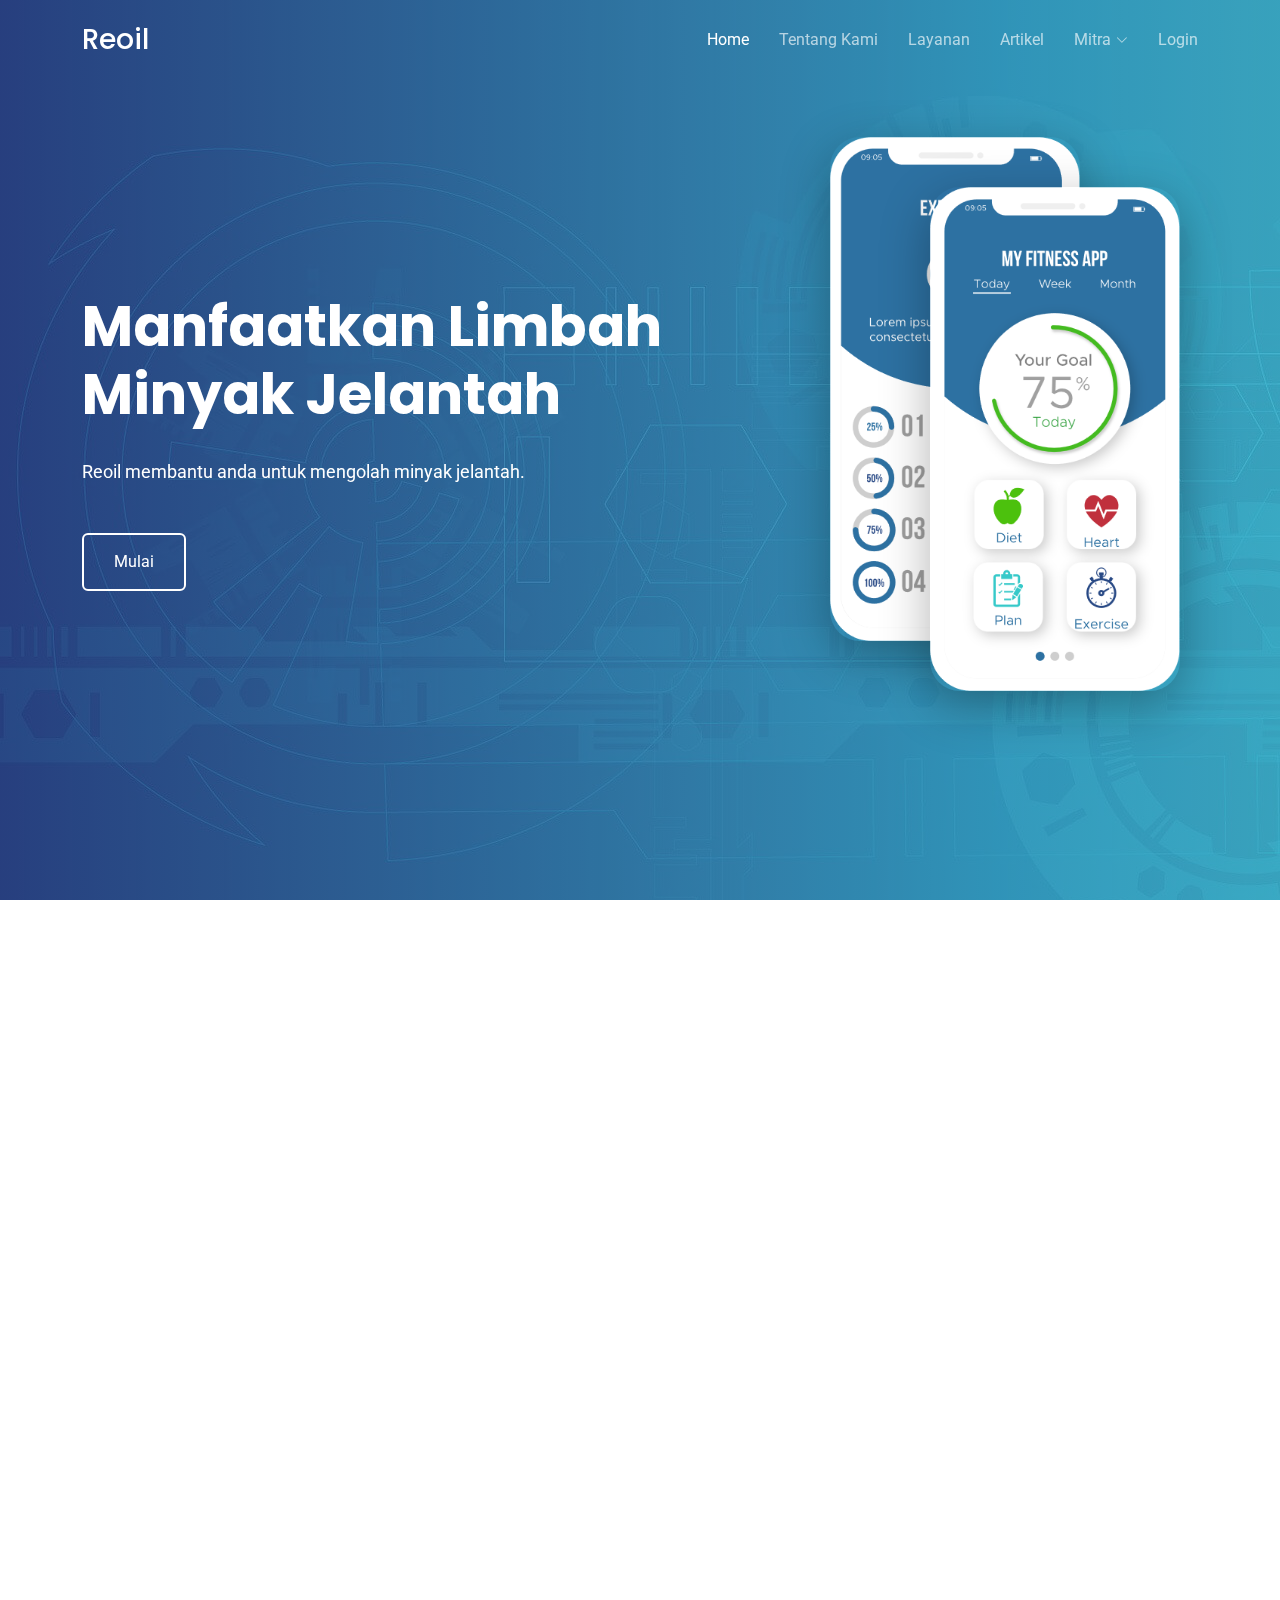
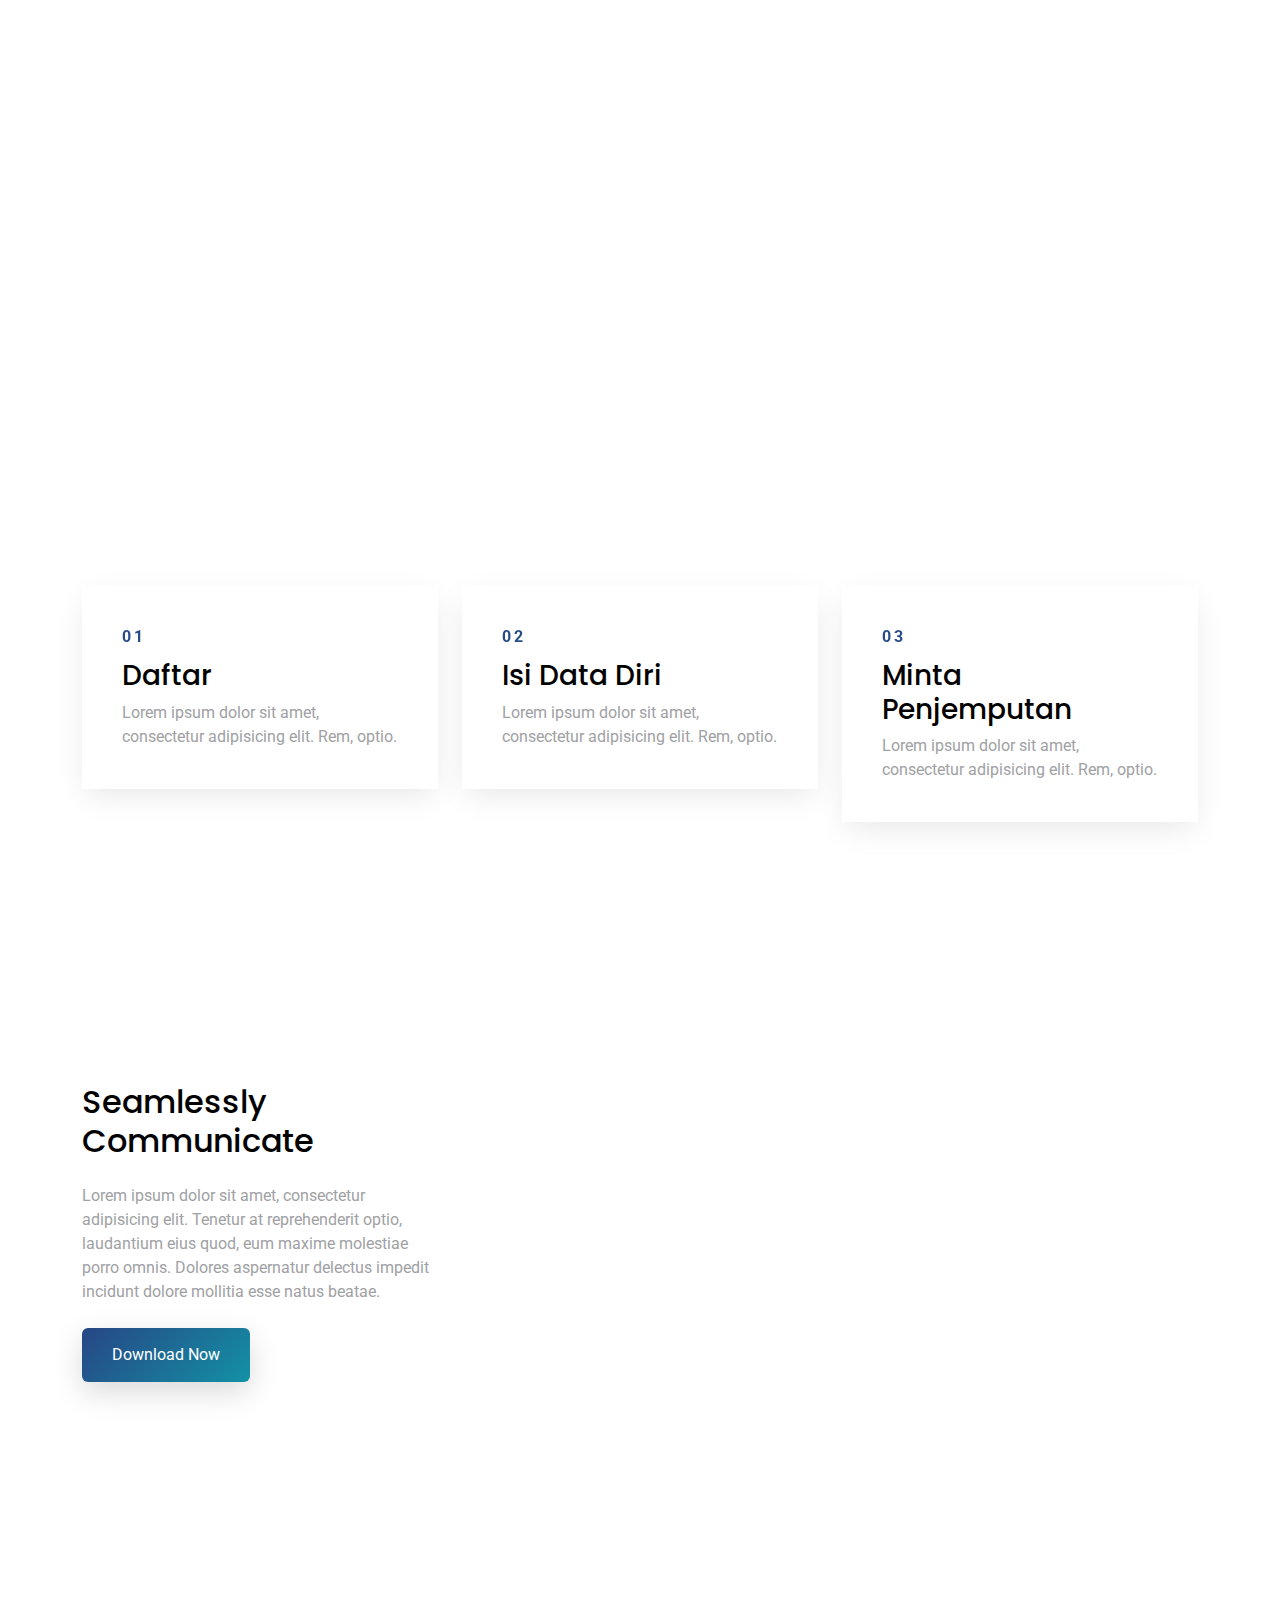
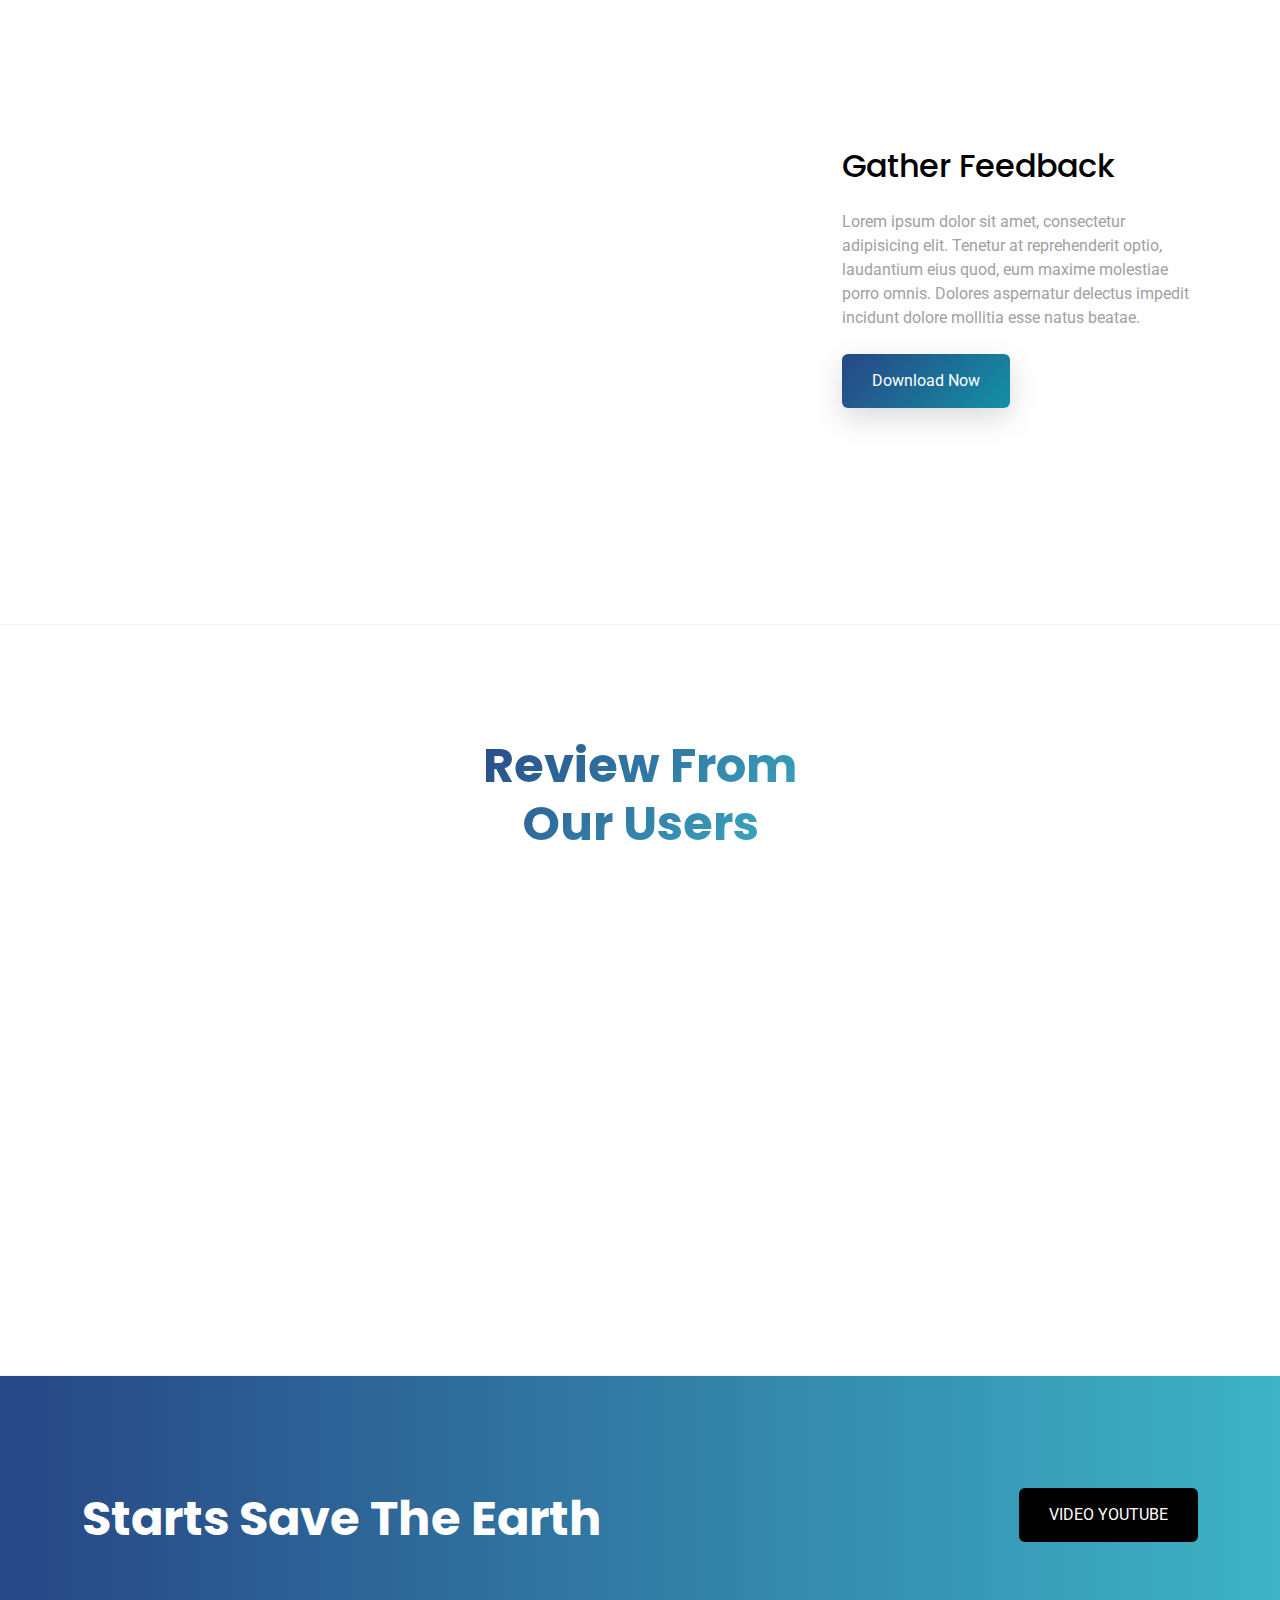
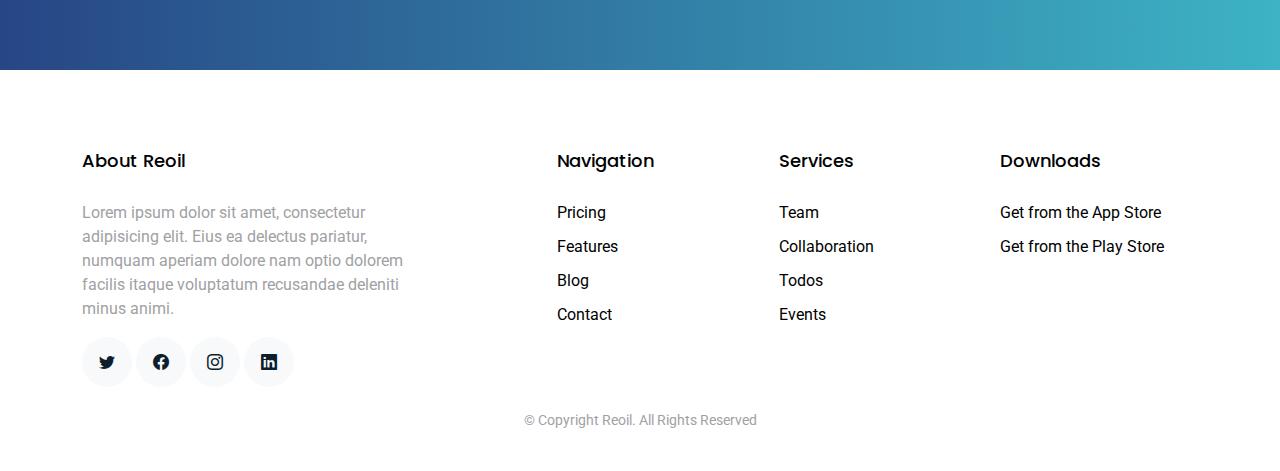
<file: indexx.html>
<!DOCTYPE html>
<html lang="en">

<head>
  <meta charset="utf-8">
  <meta content="width=device-width, initial-scale=1.0" name="viewport">

  <title>Reoil - Home</title>
  <meta content="" name="description">
  <meta content="" name="keywords">

  <!-- Favicons -->
  <link href="assets/img/favicon.png" rel="icon">
  <link href="assets/img/apple-touch-icon.png" rel="apple-touch-icon">

  <!-- Google Fonts -->
  <link href="https://fonts.googleapis.com/css?family=Roboto:300,300i,400,400i,500,500i,600,600i,700,700i|Poppins:300,300i,400,400i,500,500i,600,600i,700,700i" rel="stylesheet">

  <!-- Vendor CSS Files -->
  <link href="assets/vendor/aos/aos.css" rel="stylesheet">
  <link href="assets/vendor/bootstrap/css/bootstrap.min.css" rel="stylesheet">
  <link href="assets/vendor/bootstrap-icons/bootstrap-icons.css" rel="stylesheet">
  <link href="assets/vendor/boxicons/css/boxicons.min.css" rel="stylesheet">
  <link href="assets/vendor/swiper/swiper-bundle.min.css" rel="stylesheet">

  <!-- Template Main CSS File -->
  <link href="assets/css/style.css" rel="stylesheet">

</head>

<body>

  <!-- ======= Header ======= -->
  <header id="header" class="fixed-top d-flex align-items-center">
    <div class="container d-flex justify-content-between align-items-center">

      <div class="logo">
        <h1><a href="index.html">Reoil</a></h1>
        <!-- Uncomment below if you prefer to use an image logo -->
        <!-- <a href="index.html"><img src="assets/img/logo.png" alt="" class="img-fluid"></a>-->
      </div>

      <nav id="navbar" class="navbar">
        <ul>
          <li><a class="active" href="index.html">Home</a></li>
          <li><a href="features.html">Tentang Kami</a></li>
          <li><a href="pricing.html">Layanan</a></li>
          <li><a href="blog.html">Artikel</a></li>
          <li class="dropdown"><a href="#"><span>Mitra</span> <i class="bi bi-chevron-down"></i></a>
            <ul>
              <li><a href="#">Pahlawan</a></li>
              <li><a href="#">Merchant</a></li>
              <li><a href="#">Korporasi</a></li>
            </ul>
          </li>
          <li><a href="contact.html">Login</a></li>
        </ul>
        <i class="bi bi-list mobile-nav-toggle"></i>
      </nav><!-- .navbar -->

    </div>
  </header><!-- End Header -->

  <!-- ======= Hero Section ======= -->
  <section class="hero-section" id="hero">

    <div class="container">
      <div class="row align-items-center">
        <div class="col-12 hero-text-image">
          <div class="row">
            <div class="col-lg-8 text-center text-lg-start">
              <h1 data-aos="fade-right">Manfaatkan Limbah Minyak Jelantah</h1>
              <p class="mb-5" data-aos="fade-right" data-aos-delay="100">Reoil membantu anda untuk mengolah minyak jelantah.</p>
              <p data-aos="fade-right" data-aos-delay="200" data-aos-offset="-500"><a href="#" class="btn btn-outline-white">Mulai</a></p>
            </div>
            <div class="col-lg-4 iphone-wrap">
              <img src="assets/img/phone_1.png" alt="Image" class="phone-1" data-aos="fade-right">
              <img src="assets/img/phone_2.png" alt="Image" class="phone-2" data-aos="fade-right" data-aos-delay="200">
            </div>
          </div>
        </div>
      </div>
    </div>

  </section><!-- End Hero -->

  <main id="main">

    <!-- ======= Home Section ======= -->
    <section class="section">
      <div class="container">

        <div class="row justify-content-center text-center mb-5">
          <div class="col-md-5" data-aos="fade-up">
            <h2 class="section-heading">Produk Hasil Pengolahan Minyak Jelantah</h2>
          </div>
        </div>

        <div class="row">
          <div class="col-md-4" data-aos="fade-up" data-aos-delay="">
            <div class="feature-1 text-center">
              <div class="wrap-icon icon-1">
                <i class="bi bi-people"></i>
              </div>
              <h3 class="mb-3">Sabun</h3>
              <p>Minyak jelantah bisa diolah menjadi berbagai jenis sabun.</p>
            </div>
          </div>
          <div class="col-md-4" data-aos="fade-up" data-aos-delay="100">
            <div class="feature-1 text-center">
              <div class="wrap-icon icon-1">
                <i class="bi bi-brightness-high"></i>
              </div>
              <h3 class="mb-3">Biodiesel</h3>
              <p>Menjadi bahan pokok dalam pembuatan biofuel, terutama biodiesel.</p>
            </div>
          </div>
          <div class="col-md-4" data-aos="fade-up" data-aos-delay="200">
            <div class="feature-1 text-center">
              <div class="wrap-icon icon-1">
                <i class="bi bi-bar-chart"></i>
              </div>
              <h3 class="mb-3">Aroma terapi</h3>
              <p>Lorem ipsum dolor sit amet, consectetur adipisicing elit. Rem, optio.</p>
            </div>
          </div>
        </div>

      </div>
    </section>

    <section class="section">

      <div class="container">
        <div class="row justify-content-center text-center mb-5" data-aos="fade">
          <div class="col-md-6 mb-5">
            <img src="assets/img/undraw_svg_1.svg" alt="Image" class="img-fluid">
          </div>
        </div>

        <div class="row">
          <div class="col-md-4">
            <div class="step">
              <span class="number">01</span>
              <h3>Daftar</h3>
              <p>Lorem ipsum dolor sit amet, consectetur adipisicing elit. Rem, optio.</p>
            </div>
          </div>
          <div class="col-md-4">
            <div class="step">
              <span class="number">02</span>
              <h3>Isi Data Diri</h3>
              <p>Lorem ipsum dolor sit amet, consectetur adipisicing elit. Rem, optio.</p>
            </div>
          </div>
          <div class="col-md-4">
            <div class="step">
              <span class="number">03</span>
              <h3>Minta Penjemputan</h3>
              <p>Lorem ipsum dolor sit amet, consectetur adipisicing elit. Rem, optio.</p>
            </div>
          </div>
        </div>
      </div>

    </section>

    <section class="section">
      <div class="container">
        <div class="row align-items-center">
          <div class="col-md-4 me-auto">
            <h2 class="mb-4">Seamlessly Communicate</h2>
            <p class="mb-4">Lorem ipsum dolor sit amet, consectetur adipisicing elit. Tenetur at reprehenderit optio,
              laudantium eius quod, eum maxime molestiae porro omnis. Dolores aspernatur delectus impedit incidunt
              dolore mollitia esse natus beatae.</p>
            <p><a href="#" class="btn btn-primary">Download Now</a></p>
          </div>
          <div class="col-md-6" data-aos="fade-left">
            <img src="assets/img/undraw_svg_2.svg" alt="Image" class="img-fluid">
          </div>
        </div>
      </div>
    </section>

    <section class="section">
      <div class="container">
        <div class="row align-items-center">
          <div class="col-md-4 ms-auto order-2">
            <h2 class="mb-4">Gather Feedback</h2>
            <p class="mb-4">Lorem ipsum dolor sit amet, consectetur adipisicing elit. Tenetur at reprehenderit optio,
              laudantium eius quod, eum maxime molestiae porro omnis. Dolores aspernatur delectus impedit incidunt
              dolore mollitia esse natus beatae.</p>
            <p><a href="#" class="btn btn-primary">Download Now</a></p>
          </div>
          <div class="col-md-6" data-aos="fade-right">
            <img src="assets/img/undraw_svg_3.svg" alt="Image" class="img-fluid">
          </div>
        </div>
      </div>
    </section>

    <!-- ======= Testimonials Section ======= -->
    <section class="section border-top border-bottom">
      <div class="container">
        <div class="row justify-content-center text-center mb-5">
          <div class="col-md-4">
            <h2 class="section-heading">Review From Our Users</h2>
          </div>
        </div>
        <div class="row justify-content-center text-center">
          <div class="col-md-7">

            <div class="testimonials-slider swiper" data-aos="fade-up" data-aos-delay="100">
              <div class="swiper-wrapper">

                <div class="swiper-slide">
                  <div class="review text-center">
                    <p class="stars">
                      <span class="bi bi-star-fill"></span>
                      <span class="bi bi-star-fill"></span>
                      <span class="bi bi-star-fill"></span>
                      <span class="bi bi-star-fill"></span>
                      <span class="bi bi-star-fill muted"></span>
                    </p>
                    <h3>Excellent App!</h3>
                    <blockquote>
                      <p>Lorem ipsum dolor sit amet, consectetur adipisicing elit. Eius ea delectus pariatur, numquam
                        aperiam dolore nam optio dolorem facilis itaque voluptatum recusandae deleniti minus animi,
                        provident voluptates consectetur maiores quos.</p>
                    </blockquote>

                    <p class="review-user">
                      <img src="assets/img/person_1.jpg" alt="Image" class="img-fluid rounded-circle mb-3">
                      <span class="d-block">
                        <span class="text-black">Jean Doe</span>, &mdash; App User
                      </span>
                    </p>

                  </div>
                </div><!-- End testimonial item -->

                <div class="swiper-slide">
                  <div class="review text-center">
                    <p class="stars">
                      <span class="bi bi-star-fill"></span>
                      <span class="bi bi-star-fill"></span>
                      <span class="bi bi-star-fill"></span>
                      <span class="bi bi-star-fill"></span>
                      <span class="bi bi-star-fill muted"></span>
                    </p>
                    <h3>This App is easy to use!</h3>
                    <blockquote>
                      <p>Lorem ipsum dolor sit amet, consectetur adipisicing elit. Eius ea delectus pariatur, numquam
                        aperiam dolore nam optio dolorem facilis itaque voluptatum recusandae deleniti minus animi,
                        provident voluptates consectetur maiores quos.</p>
                    </blockquote>

                    <p class="review-user">
                      <img src="assets/img/person_2.jpg" alt="Image" class="img-fluid rounded-circle mb-3">
                      <span class="d-block">
                        <span class="text-black">Johan Smith</span>, &mdash; App User
                      </span>
                    </p>

                  </div>
                </div><!-- End testimonial item -->

                <div class="swiper-slide">
                  <div class="review text-center">
                    <p class="stars">
                      <span class="bi bi-star-fill"></span>
                      <span class="bi bi-star-fill"></span>
                      <span class="bi bi-star-fill"></span>
                      <span class="bi bi-star-fill"></span>
                      <span class="bi bi-star-fill muted"></span>
                    </p>
                    <h3>Awesome functionality!</h3>
                    <blockquote>
                      <p>Lorem ipsum dolor sit amet, consectetur adipisicing elit. Eius ea delectus pariatur, numquam
                        aperiam dolore nam optio dolorem facilis itaque voluptatum recusandae deleniti minus animi,
                        provident voluptates consectetur maiores quos.</p>
                    </blockquote>

                    <p class="review-user">
                      <img src="assets/img/person_3.jpg" alt="Image" class="img-fluid rounded-circle mb-3">
                      <span class="d-block">
                        <span class="text-black">Jean Thunberg</span>, &mdash; App User
                      </span>
                    </p>

                  </div>
                </div><!-- End testimonial item -->

              </div>
              <div class="swiper-pagination"></div>
            </div>
          </div>
        </div>
      </div>
    </section><!-- End Testimonials Section -->

    <!-- ======= CTA Section ======= -->
    <section class="section cta-section">
      <div class="container">
        <div class="row align-items-center">
          <div class="col-md-6 me-auto text-center text-md-start mb-5 mb-md-0">
            <h2>Starts Save The Earth</h2>
          </div>
          <div class="col-md-5 text-center text-md-end">
            <p><a href="#" class="btn d-inline-flex align-items-center"><span>VIDEO YOUTUBE</span></a></p>
          </div>
        </div>
      </div>
    </section><!-- End CTA Section -->

  </main><!-- End #main -->

  <!-- ======= Footer ======= -->
  <footer class="footer" role="contentinfo">
    <div class="container">
      <div class="row">
        <div class="col-md-4 mb-4 mb-md-0">
          <h3>About Reoil</h3>
          <p>Lorem ipsum dolor sit amet, consectetur adipisicing elit. Eius ea delectus pariatur, numquam aperiam
            dolore nam optio dolorem facilis itaque voluptatum recusandae deleniti minus animi.</p>
          <p class="social">
            <a href="#"><span class="bi bi-twitter"></span></a>
            <a href="#"><span class="bi bi-facebook"></span></a>
            <a href="#"><span class="bi bi-instagram"></span></a>
            <a href="#"><span class="bi bi-linkedin"></span></a>
          </p>
        </div>
        <div class="col-md-7 ms-auto">
          <div class="row site-section pt-0">
            <div class="col-md-4 mb-4 mb-md-0">
              <h3>Navigation</h3>
              <ul class="list-unstyled">
                <li><a href="#">Pricing</a></li>
                <li><a href="#">Features</a></li>
                <li><a href="#">Blog</a></li>
                <li><a href="#">Contact</a></li>
              </ul>
            </div>
            <div class="col-md-4 mb-4 mb-md-0">
              <h3>Services</h3>
              <ul class="list-unstyled">
                <li><a href="#">Team</a></li>
                <li><a href="#">Collaboration</a></li>
                <li><a href="#">Todos</a></li>
                <li><a href="#">Events</a></li>
              </ul>
            </div>
            <div class="col-md-4 mb-4 mb-md-0">
              <h3>Downloads</h3>
              <ul class="list-unstyled">
                <li><a href="#">Get from the App Store</a></li>
                <li><a href="#">Get from the Play Store</a></li>
              </ul>
            </div>
          </div>
        </div>
      </div>

      <div class="row justify-content-center text-center">
        <div class="col-md-7">
          <p class="copyright">&copy; Copyright Reoil. All Rights Reserved</p>
        </div>
      </div>

    </div>
  </footer>

  <a href="#" class="back-to-top d-flex align-items-center justify-content-center"><i class="bi bi-arrow-up-short"></i></a>

  <!-- Vendor JS Files -->
  <script src="assets/vendor/aos/aos.js"></script>
  <script src="assets/vendor/bootstrap/js/bootstrap.bundle.min.js"></script>
  <script src="assets/vendor/swiper/swiper-bundle.min.js"></script>
  <script src="assets/vendor/php-email-form/validate.js"></script>

  <!-- Main JS File -->
  <script src="assets/js/main.js"></script>

</body>

</html>
</file>
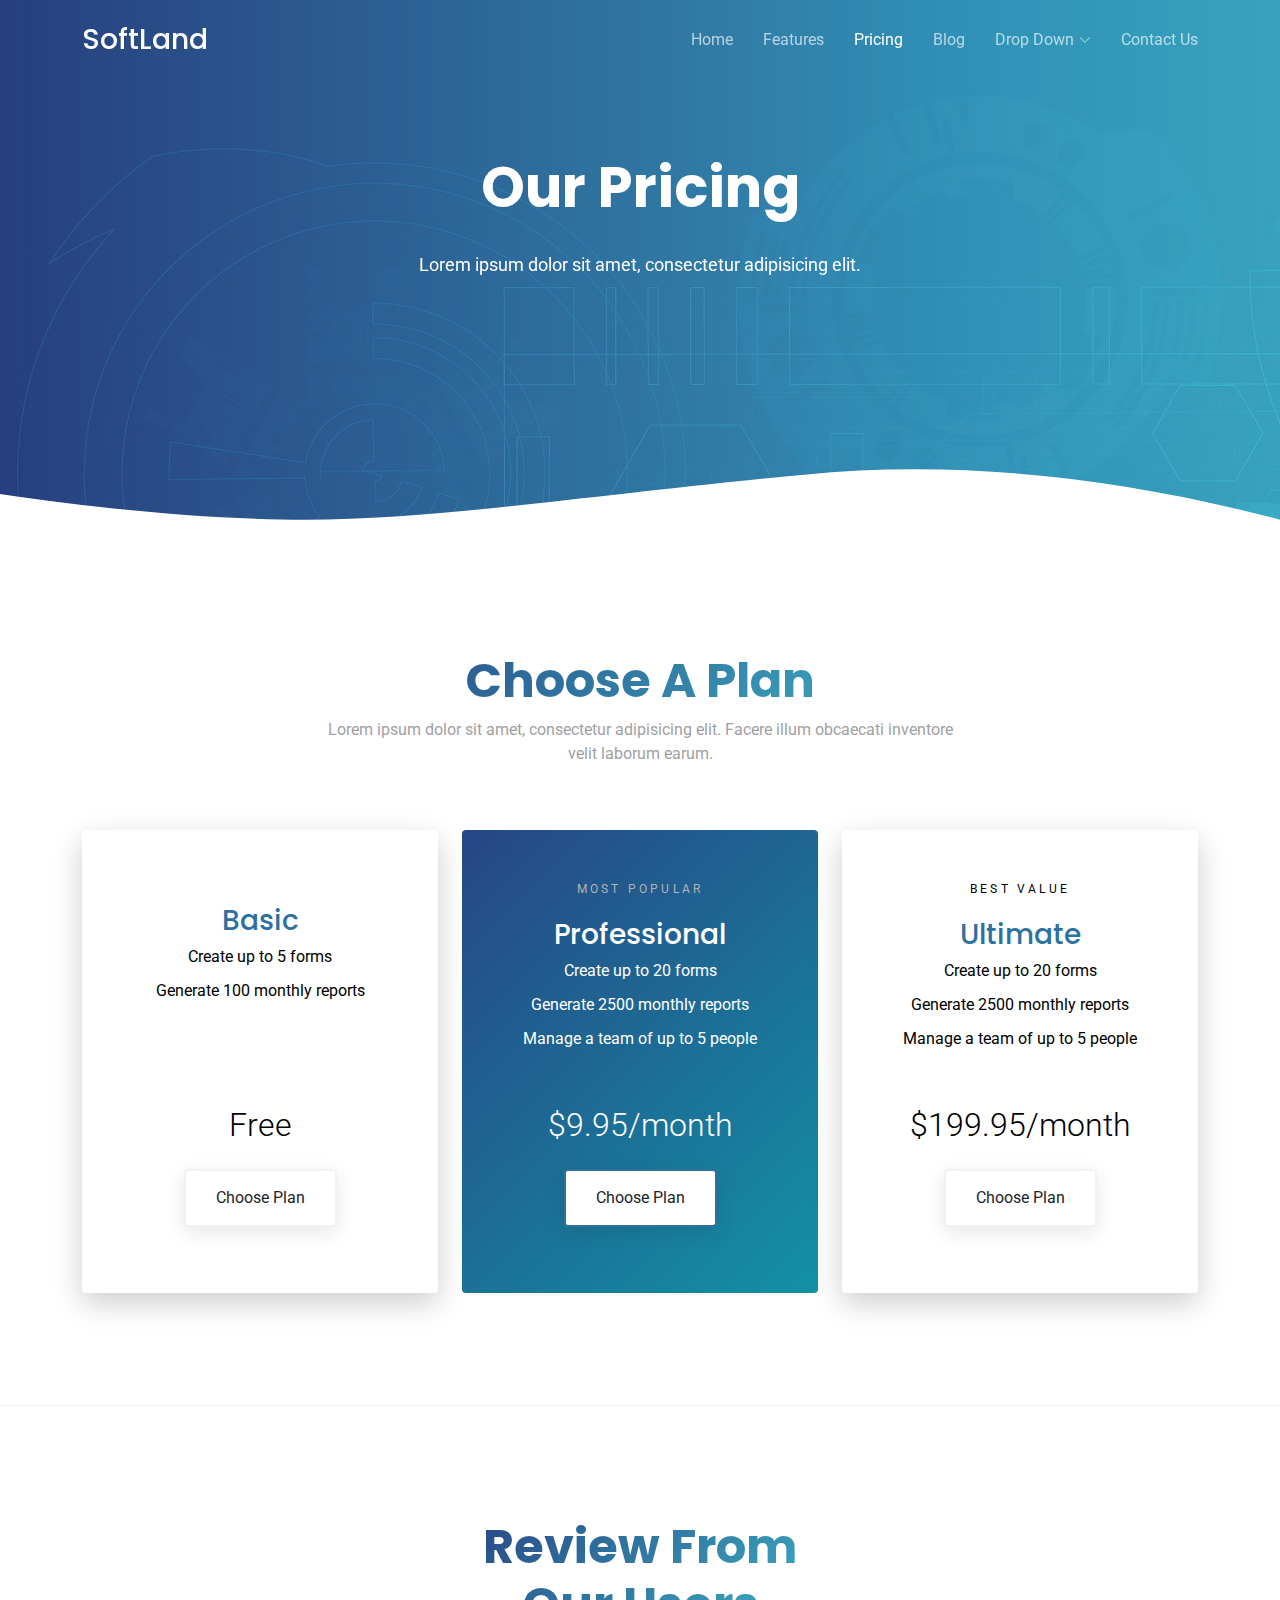
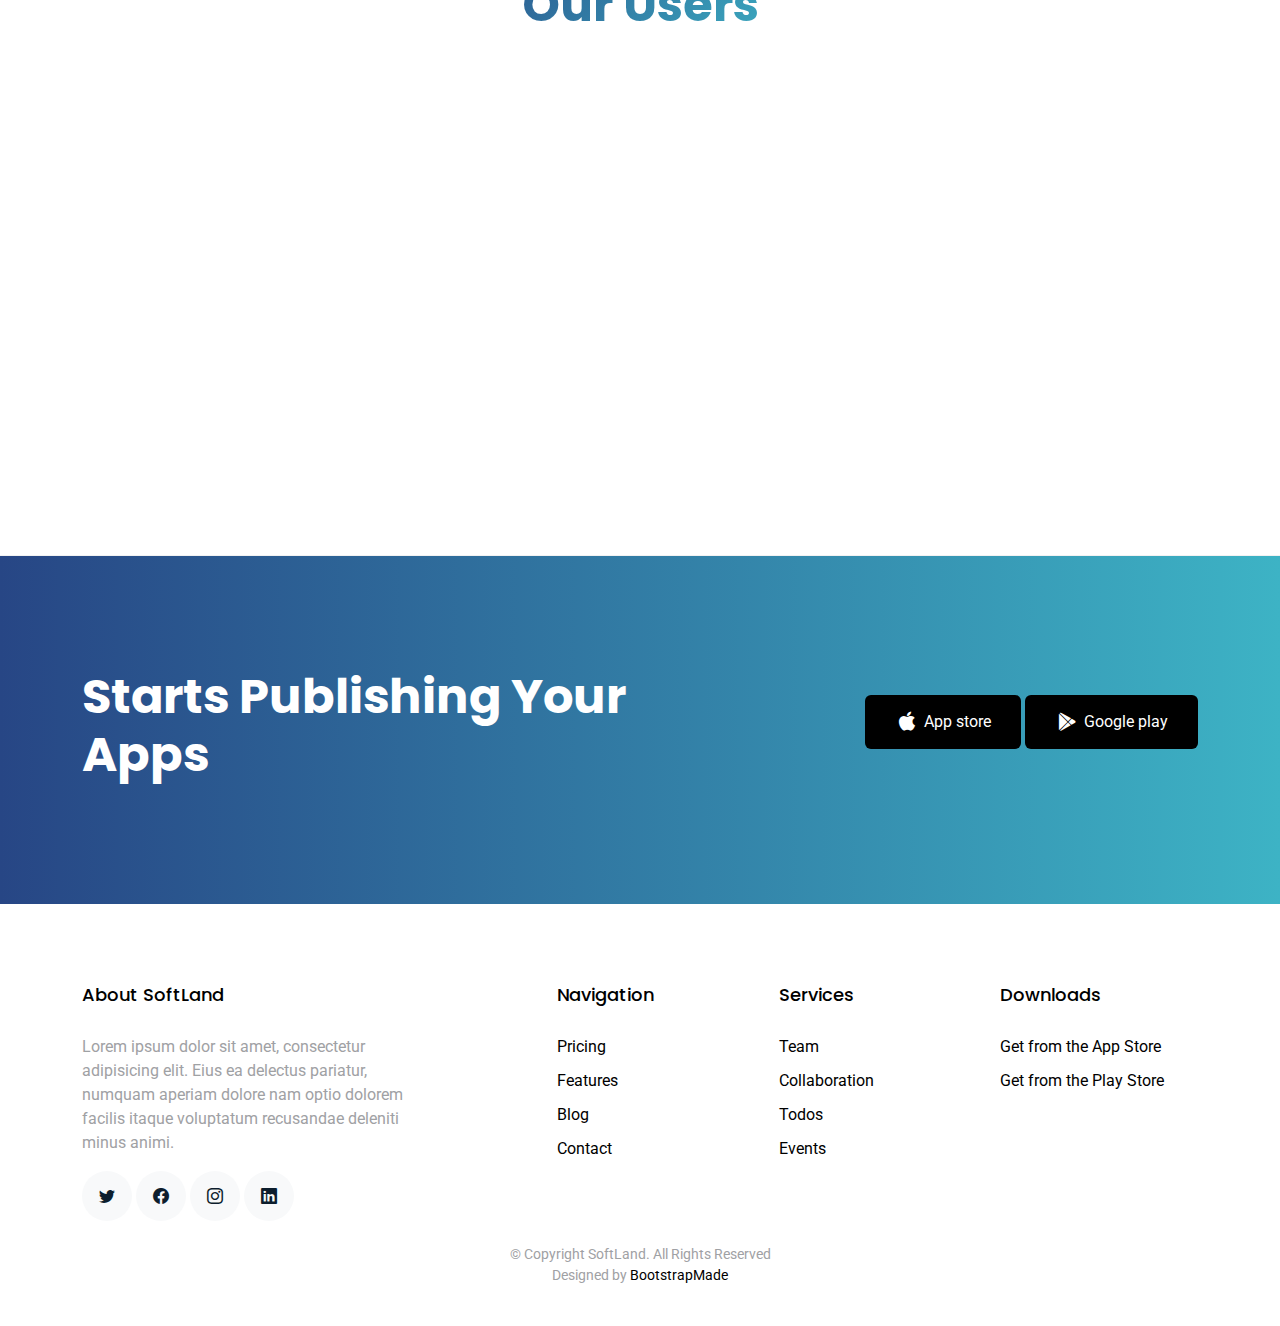
<file: pricing.html>
<!DOCTYPE html>
<html lang="en">

<head>
  <meta charset="utf-8">
  <meta content="width=device-width, initial-scale=1.0" name="viewport">

  <title>SoftLand Bootstrap Template - Pricing</title>
  <meta content="" name="description">
  <meta content="" name="keywords">

  <!-- Favicons -->
  <link href="assets/img/favicon.png" rel="icon">
  <link href="assets/img/apple-touch-icon.png" rel="apple-touch-icon">

  <!-- Google Fonts -->
  <link href="https://fonts.googleapis.com/css?family=Roboto:300,300i,400,400i,500,500i,600,600i,700,700i|Poppins:300,300i,400,400i,500,500i,600,600i,700,700i" rel="stylesheet">

  <!-- Vendor CSS Files -->
  <link href="assets/vendor/aos/aos.css" rel="stylesheet">
  <link href="assets/vendor/bootstrap/css/bootstrap.min.css" rel="stylesheet">
  <link href="assets/vendor/bootstrap-icons/bootstrap-icons.css" rel="stylesheet">
  <link href="assets/vendor/boxicons/css/boxicons.min.css" rel="stylesheet">
  <link href="assets/vendor/swiper/swiper-bundle.min.css" rel="stylesheet">

  <!-- Template Main CSS File -->
  <link href="assets/css/style.css" rel="stylesheet">

  <!-- =======================================================
  * Template Name: SoftLand - v4.10.0
  * Template URL: https://bootstrapmade.com/softland-bootstrap-app-landing-page-template/
  * Author: BootstrapMade.com
  * License: https://bootstrapmade.com/license/
  ======================================================== -->
</head>

<body>

  <!-- ======= Header ======= -->
  <header id="header" class="fixed-top d-flex align-items-center">
    <div class="container d-flex justify-content-between align-items-center">

      <div class="logo">
        <h1><a href="index.html">SoftLand</a></h1>
        <!-- Uncomment below if you prefer to use an image logo -->
        <!-- <a href="index.html"><img src="assets/img/logo.png" alt="" class="img-fluid"></a>-->
      </div>

      <nav id="navbar" class="navbar">
        <ul>
          <li><a class="" href="index.html">Home</a></li>
          <li><a href="features.html">Features</a></li>
          <li><a class="active" href="pricing.html">Pricing</a></li>
          <li><a href="blog.html">Blog</a></li>
          <li class="dropdown"><a href="#"><span>Drop Down</span> <i class="bi bi-chevron-down"></i></a>
            <ul>
              <li><a href="#">Drop Down 1</a></li>
              <li class="dropdown"><a href="#"><span>Deep Drop Down</span> <i class="bi bi-chevron-right"></i></a>
                <ul>
                  <li><a href="#">Deep Drop Down 1</a></li>
                  <li><a href="#">Deep Drop Down 2</a></li>
                  <li><a href="#">Deep Drop Down 3</a></li>
                  <li><a href="#">Deep Drop Down 4</a></li>
                  <li><a href="#">Deep Drop Down 5</a></li>
                </ul>
              </li>
              <li><a href="#">Drop Down 2</a></li>
              <li><a href="#">Drop Down 3</a></li>
              <li><a href="#">Drop Down 4</a></li>
            </ul>
          </li>
          <li><a href="contact.html">Contact Us</a></li>
        </ul>
        <i class="bi bi-list mobile-nav-toggle"></i>
      </nav><!-- .navbar -->

    </div>
  </header><!-- End Header -->

  <main id="main">

    <!-- ======= FeatPricingures Section ======= -->
    <div class="hero-section inner-page">
      <div class="wave">

        <svg width="1920px" height="265px" viewBox="0 0 1920 265" version="1.1" xmlns="http://www.w3.org/2000/svg" xmlns:xlink="http://www.w3.org/1999/xlink">
          <g id="Page-1" stroke="none" stroke-width="1" fill="none" fill-rule="evenodd">
            <g id="Apple-TV" transform="translate(0.000000, -402.000000)" fill="#FFFFFF">
              <path d="M0,439.134243 C175.04074,464.89273 327.944386,477.771974 458.710937,477.771974 C654.860765,477.771974 870.645295,442.632362 1205.9828,410.192501 C1429.54114,388.565926 1667.54687,411.092417 1920,477.771974 L1920,667 L1017.15166,667 L0,667 L0,439.134243 Z" id="Path"></path>
            </g>
          </g>
        </svg>

      </div>

      <div class="container">
        <div class="row align-items-center">
          <div class="col-12">
            <div class="row justify-content-center">
              <div class="col-md-7 text-center hero-text">
                <h1 data-aos="fade-up" data-aos-delay="">Our Pricing</h1>
                <p class="mb-5" data-aos="fade-up" data-aos-delay="100">Lorem ipsum dolor sit amet, consectetur adipisicing elit.</p>
              </div>
            </div>
          </div>
        </div>
      </div>

    </div>

    <section class="section">
      <div class="container">

        <div class="row justify-content-center text-center">
          <div class="col-md-7 mb-5">
            <h2 class="section-heading">Choose A Plan</h2>
            <p>Lorem ipsum dolor sit amet, consectetur adipisicing elit. Facere illum obcaecati inventore velit laborum earum.</p>
          </div>
        </div>
        <div class="row align-items-stretch">

          <div class="col-lg-4 mb-4 mb-lg-0">
            <div class="pricing h-100 text-center">
              <span>&nbsp;</span>
              <h3>Basic</h3>
              <ul class="list-unstyled">
                <li>Create up to 5 forms</li>
                <li>Generate 100 monthly reports</li>
              </ul>
              <div class="price-cta">
                <strong class="price">Free</strong>
                <p><a href="#" class="btn btn-white">Choose Plan</a></p>
              </div>
            </div>
          </div>
          <div class="col-lg-4 mb-4 mb-lg-0">
            <div class="pricing h-100 text-center popular">
              <span class="popularity">Most Popular</span>
              <h3>Professional</h3>
              <ul class="list-unstyled">
                <li>Create up to 20 forms</li>
                <li>Generate 2500 monthly reports</li>
                <li>Manage a team of up to 5 people</li>
              </ul>
              <div class="price-cta">
                <strong class="price">$9.95/month</strong>
                <p><a href="#" class="btn btn-white">Choose Plan</a></p>
              </div>
            </div>
          </div>
          <div class="col-lg-4 mb-4 mb-lg-0">
            <div class="pricing h-100 text-center">
              <span class="popularity">Best Value</span>
              <h3>Ultimate</h3>
              <ul class="list-unstyled">
                <li>Create up to 20 forms</li>
                <li>Generate 2500 monthly reports</li>
                <li>Manage a team of up to 5 people</li>
              </ul>
              <div class="price-cta">
                <strong class="price">$199.95/month</strong>
                <p><a href="#" class="btn btn-white">Choose Plan</a></p>
              </div>
            </div>
          </div>
        </div>
      </div>
    </section>

    <!-- ======= Testimonials Section ======= -->
    <section class="section border-top border-bottom">
      <div class="container">
        <div class="row justify-content-center text-center mb-5">
          <div class="col-md-4">
            <h2 class="section-heading">Review From Our Users</h2>
          </div>
        </div>
        <div class="row justify-content-center text-center">
          <div class="col-md-7">

            <div class="testimonials-slider swiper" data-aos="fade-up" data-aos-delay="100">
              <div class="swiper-wrapper">

                <div class="swiper-slide">
                  <div class="review text-center">
                    <p class="stars">
                      <span class="bi bi-star-fill"></span>
                      <span class="bi bi-star-fill"></span>
                      <span class="bi bi-star-fill"></span>
                      <span class="bi bi-star-fill"></span>
                      <span class="bi bi-star-fill muted"></span>
                    </p>
                    <h3>Excellent App!</h3>
                    <blockquote>
                      <p>Lorem ipsum dolor sit amet, consectetur adipisicing elit. Eius ea delectus pariatur, numquam
                        aperiam dolore nam optio dolorem facilis itaque voluptatum recusandae deleniti minus animi,
                        provident voluptates consectetur maiores quos.</p>
                    </blockquote>

                    <p class="review-user">
                      <img src="assets/img/person_1.jpg" alt="Image" class="img-fluid rounded-circle mb-3">
                      <span class="d-block">
                        <span class="text-black">Jean Doe</span>, &mdash; App User
                      </span>
                    </p>

                  </div>
                </div><!-- End testimonial item -->

                <div class="swiper-slide">
                  <div class="review text-center">
                    <p class="stars">
                      <span class="bi bi-star-fill"></span>
                      <span class="bi bi-star-fill"></span>
                      <span class="bi bi-star-fill"></span>
                      <span class="bi bi-star-fill"></span>
                      <span class="bi bi-star-fill muted"></span>
                    </p>
                    <h3>This App is easy to use!</h3>
                    <blockquote>
                      <p>Lorem ipsum dolor sit amet, consectetur adipisicing elit. Eius ea delectus pariatur, numquam
                        aperiam dolore nam optio dolorem facilis itaque voluptatum recusandae deleniti minus animi,
                        provident voluptates consectetur maiores quos.</p>
                    </blockquote>

                    <p class="review-user">
                      <img src="assets/img/person_2.jpg" alt="Image" class="img-fluid rounded-circle mb-3">
                      <span class="d-block">
                        <span class="text-black">Johan Smith</span>, &mdash; App User
                      </span>
                    </p>

                  </div>
                </div><!-- End testimonial item -->

                <div class="swiper-slide">
                  <div class="review text-center">
                    <p class="stars">
                      <span class="bi bi-star-fill"></span>
                      <span class="bi bi-star-fill"></span>
                      <span class="bi bi-star-fill"></span>
                      <span class="bi bi-star-fill"></span>
                      <span class="bi bi-star-fill muted"></span>
                    </p>
                    <h3>Awesome functionality!</h3>
                    <blockquote>
                      <p>Lorem ipsum dolor sit amet, consectetur adipisicing elit. Eius ea delectus pariatur, numquam
                        aperiam dolore nam optio dolorem facilis itaque voluptatum recusandae deleniti minus animi,
                        provident voluptates consectetur maiores quos.</p>
                    </blockquote>

                    <p class="review-user">
                      <img src="assets/img/person_3.jpg" alt="Image" class="img-fluid rounded-circle mb-3">
                      <span class="d-block">
                        <span class="text-black">Jean Thunberg</span>, &mdash; App User
                      </span>
                    </p>

                  </div>
                </div><!-- End testimonial item -->

              </div>
              <div class="swiper-pagination"></div>
            </div>
          </div>
        </div>
      </div>
    </section><!-- End Testimonials Section -->

    <!-- ======= CTA Section ======= -->
    <section class="section cta-section">
      <div class="container">
        <div class="row align-items-center">
          <div class="col-md-6 me-auto text-center text-md-start mb-5 mb-md-0">
            <h2>Starts Publishing Your Apps</h2>
          </div>
          <div class="col-md-5 text-center text-md-end">
            <p><a href="#" class="btn d-inline-flex align-items-center"><i class="bx bxl-apple"></i><span>App store</span></a> <a href="#" class="btn d-inline-flex align-items-center"><i class="bx bxl-play-store"></i><span>Google play</span></a></p>
          </div>
        </div>
      </div>
    </section><!-- End CTA Section -->

  </main><!-- End #main -->

  <!-- ======= Footer ======= -->
  <footer class="footer" role="contentinfo">
    <div class="container">
      <div class="row">
        <div class="col-md-4 mb-4 mb-md-0">
          <h3>About SoftLand</h3>
          <p>Lorem ipsum dolor sit amet, consectetur adipisicing elit. Eius ea delectus pariatur, numquam aperiam
            dolore nam optio dolorem facilis itaque voluptatum recusandae deleniti minus animi.</p>
          <p class="social">
            <a href="#"><span class="bi bi-twitter"></span></a>
            <a href="#"><span class="bi bi-facebook"></span></a>
            <a href="#"><span class="bi bi-instagram"></span></a>
            <a href="#"><span class="bi bi-linkedin"></span></a>
          </p>
        </div>
        <div class="col-md-7 ms-auto">
          <div class="row site-section pt-0">
            <div class="col-md-4 mb-4 mb-md-0">
              <h3>Navigation</h3>
              <ul class="list-unstyled">
                <li><a href="#">Pricing</a></li>
                <li><a href="#">Features</a></li>
                <li><a href="#">Blog</a></li>
                <li><a href="#">Contact</a></li>
              </ul>
            </div>
            <div class="col-md-4 mb-4 mb-md-0">
              <h3>Services</h3>
              <ul class="list-unstyled">
                <li><a href="#">Team</a></li>
                <li><a href="#">Collaboration</a></li>
                <li><a href="#">Todos</a></li>
                <li><a href="#">Events</a></li>
              </ul>
            </div>
            <div class="col-md-4 mb-4 mb-md-0">
              <h3>Downloads</h3>
              <ul class="list-unstyled">
                <li><a href="#">Get from the App Store</a></li>
                <li><a href="#">Get from the Play Store</a></li>
              </ul>
            </div>
          </div>
        </div>
      </div>

      <div class="row justify-content-center text-center">
        <div class="col-md-7">
          <p class="copyright">&copy; Copyright SoftLand. All Rights Reserved</p>
          <div class="credits">
            <!--
            All the links in the footer should remain intact.
            You can delete the links only if you purchased the pro version.
            Licensing information: https://bootstrapmade.com/license/
            Purchase the pro version with working PHP/AJAX contact form: https://bootstrapmade.com/buy/?theme=SoftLand
          -->
            Designed by <a href="https://bootstrapmade.com/">BootstrapMade</a>
          </div>
        </div>
      </div>

    </div>
  </footer>

  <a href="#" class="back-to-top d-flex align-items-center justify-content-center"><i class="bi bi-arrow-up-short"></i></a>

  <!-- Vendor JS Files -->
  <script src="assets/vendor/aos/aos.js"></script>
  <script src="assets/vendor/bootstrap/js/bootstrap.bundle.min.js"></script>
  <script src="assets/vendor/swiper/swiper-bundle.min.js"></script>
  <script src="assets/vendor/php-email-form/validate.js"></script>

  <!-- Template Main JS File -->
  <script src="assets/js/main.js"></script>

</body>

</html>
</file>
<file: assets/css/style.css>
/**
* Template Name: SoftLand - v4.10.0
* Template URL: https://bootstrapmade.com/softland-bootstrap-app-landing-page-template/
* Author: BootstrapMade.com
* License: https://bootstrapmade.com/license/
*/

/*--------------------------------------------------------------
# General
--------------------------------------------------------------*/
html {
  overflow-x: hidden;
}

body {
  font-family: "Roboto", sans-serif;
  color: #9fa1a4;
  line-height: 1.5;
}

a {
  color: #777;
  text-decoration: none;
  transition: 0.3s all ease;
}

a:hover {
  color: #000;
}

h1,
h2,
h3,
h4,
h5,
h6,
.font-heading {
  font-family: "Poppins", sans-serif;
  color: #000;
}

.container {
  z-index: 2;
  position: relative;
}

.text-black {
  color: #000 !important;
}

.text-primary {
  color: #2d71a1 !important;
}

.border-top {
  border-top: 1px solid #f2f2f2 !important;
}

.border-bottom {
  border-bottom: 1px solid #f2f2f2 !important;
}

figure figcaption {
  margin-top: 0.5rem;
  font-style: italic;
  font-size: 0.8rem;
}

section {
  overflow: hidden;
}

.section {
  padding: 7rem 0;
}

.section-heading {
  font-size: 3rem;
  font-weight: 700;
  background: linear-gradient(-45deg, #3db3c5, #274685);
  -webkit-background-clip: text;
  -webkit-text-fill-color: transparent;
}

/*--------------------------------------------------------------
# Back to top button
--------------------------------------------------------------*/
.back-to-top {
  position: fixed;
  visibility: hidden;
  opacity: 0;
  right: 15px;
  bottom: 15px;
  z-index: 996;
  background: #2d71a1;
  width: 40px;
  height: 40px;
  border-radius: 50px;
  transition: all 0.4s;
}

.back-to-top i {
  font-size: 28px;
  color: #fff;
  line-height: 0;
}

.back-to-top:hover {
  background: #3687c1;
  color: #fff;
}

.back-to-top.active {
  visibility: visible;
  opacity: 1;
}

/* Default btn sre-tyling */
.btn {
  border: none;
  padding: 15px 30px !important;
}

.btn.btn-outline-white {
  border: 2px solid #fff;
  background: none;
  color: #fff;
}

.btn.btn-outline-white:hover {
  background: #fff;
  color: #2d71a1;
}

.btn.btn-primary {
  background: #2d71a1;
  background: linear-gradient(-45deg, #1391a5, #274685);
  color: #fff;
  box-shadow: 0 10px 30px 0 rgba(0, 0, 0, 0.15);
}

/* Feature 1 */
.feature-1 .wrap-icon {
  margin: 0 auto;
  height: 100px;
  width: 100px;
  border-radius: 50%;
  position: relative;
  margin-bottom: 30px;
  box-shadow: 0 15px 30px 0 rgba(0, 0, 0, 0.2);
  display: inline-flex;
  align-items: center;
  justify-content: center;
}

.feature-1 .wrap-icon.icon-1 {
  background: linear-gradient(-45deg, #3b87bd, #2d71a2);
}

.feature-1 .wrap-icon i {
  font-size: 40px;
  line-height: 0;
  color: #fff;
}

.feature-1 h3 {
  font-size: 20px;
}

.feature-1 p {
  color: #b1b1b1;
}

/* Step */
.step {
  box-shadow: 0 10px 30px -5px rgba(0, 0, 0, 0.1);
  background: #fff;
  padding: 40px;
}

.step .number {
  background: linear-gradient(-45deg, #1391a5, #274685);
  -webkit-background-clip: text;
  -webkit-text-fill-color: transparent;
  font-weight: 700;
  letter-spacing: 0.2rem;
  margin-bottom: 10px;
  display: block;
}

.step p:last-child {
  margin-bottom: 0px;
}

/* Review */
.review h3 {
  font-size: 20px;
}

.review p {
  line-height: 1.8;
  font-style: italic;
  color: #333333;
}

.review .stars span {
  color: #FF8803;
}

.review .stars .muted {
  color: #ccc;
}

.review .review-user img {
  width: 70px;
  margin: 0 auto;
}

/* Testimonial Carousel */
.testimonials-slider .swiper-pagination {
  margin-top: 20px;
  position: relative;
}

.testimonials-slider .swiper-pagination .swiper-pagination-bullet {
  width: 12px;
  height: 12px;
  background-color: #fff;
  opacity: 1;
  border: 1px solid #2d71a1;
}

.testimonials-slider .swiper-pagination .swiper-pagination-bullet-active {
  background-color: #2d71a1;
}

/* Pricing */
.pricing {
  padding: 50px;
  background: linear-gradient(-45deg, #1391a5, #274685);
  color: #fff;
  padding-bottom: 12rem !important;
  position: relative;
  border-radius: 4px;
  color: #000000;
  background: #fff;
  box-shadow: 0 10px 30px 0 rgba(0, 0, 0, 0.2);
}

.pricing h3 {
  color: #2d71a1;
}

.pricing .price-cta {
  text-decoration: none;
  position: absolute;
  bottom: 50px;
  width: 100%;
  text-align: center;
  left: 0;
}

.pricing .price-cta .price {
  display: block;
  margin-bottom: 20px;
  font-size: 2rem;
  font-weight: 300;
}

.pricing .popularity {
  text-transform: uppercase;
  font-size: 12px;
  letter-spacing: 0.2rem;
  display: block;
  margin-bottom: 20px;
}

.pricing ul {
  margin-bottom: 50px;
}

.pricing ul li {
  margin-bottom: 10px;
}

.pricing .btn-white {
  background: #fff;
  border: 2px solid rgb(241, 241, 241);
  border-radius: 4px;
  box-shadow: 0 5px 20px 0 rgba(0, 0, 0, 0.1);
}

.pricing .btn-white:hover {
  color: #2d71a1;
}

.pricing.popular {
  background: #fff;
  box-shadow: 0 10px 30px 0 rgba(0, 0, 0, 0.2);
  color: #000000;
  background: linear-gradient(-45deg, #1391a5, #274685);
  color: #fff;
  box-shadow: none;
}

.pricing.popular .popularity {
  color: #b3b3b3;
}

.pricing.popular h3 {
  color: #fff;
  background: none;
}

.pricing.popular .btn-white {
  border: 2px solid #2d71a1;
}

/* CTA Section */
.cta-section {
  background: linear-gradient(to right, rgb(39, 70, 133) 0%, rgb(61, 179, 197) 100%);
  color: #fff;
}

.cta-section h2 {
  color: #fff;
  font-size: 3rem;
  font-weight: 700;
}

@media screen and (max-width: 768px) {
  .cta-section h2 {
    font-size: 2rem;
  }
}

.cta-section .btn {
  background: #000000;
  color: #fff;
}

.cta-section .btn i {
  margin-right: 5px;
  font-size: 24px;
  line-height: 0;
}

/* Contact Form */
.form-control {
  height: 48px;
  border-radius: 0;
  border: 1px solid #dae0e5;
}

.form-control:active,
.form-control:focus {
  outline: none;
  box-shadow: none;
  border: 1px solid #2d71a1;
}

.php-email-form .validate {
  display: none;
  color: red;
  margin: 0 0 15px 0;
  font-weight: 400;
  font-size: 13px;
}

.php-email-form .error-message {
  display: none;
  color: #fff;
  background: #ed3c0d;
  text-align: left;
  padding: 15px;
  font-weight: 600;
}

.php-email-form .error-message br+br {
  margin-top: 25px;
}

.php-email-form .sent-message {
  display: none;
  color: #fff;
  background: #18d26e;
  text-align: center;
  padding: 15px;
  font-weight: 600;
}

.php-email-form .loading {
  display: none;
  background: #fff;
  text-align: center;
  padding: 15px;
}

.php-email-form .loading:before {
  content: "";
  display: inline-block;
  border-radius: 50%;
  width: 24px;
  height: 24px;
  margin: 0 10px -6px 0;
  border: 3px solid #18d26e;
  border-top-color: #eee;
  -webkit-animation: animate-loading 1s linear infinite;
  animation: animate-loading 1s linear infinite;
}

.php-email-form textarea {
  min-height: 160px;
}

@-webkit-keyframes animate-loading {
  0% {
    transform: rotate(0deg);
  }

  100% {
    transform: rotate(360deg);
  }
}

@keyframes animate-loading {
  0% {
    transform: rotate(0deg);
  }

  100% {
    transform: rotate(360deg);
  }
}

/* Blog */
.post-entry {
  margin-bottom: 60px;
}

.post-entry .post-text .post-meta {
  text-decoration: none;
  color: #ccc;
  font-size: 13px;
  display: block;
  margin-bottom: 10px;
}

.post-entry .post-text h3 {
  font-size: 20px;
  color: #000000;
}

.post-entry .post-text h3 a {
  text-decoration: none;
  color: #000000;
}

.post-entry .post-text h3 a:hover {
  text-decoration: none;
  color: #2d71a1;
}

.post-entry .post-text .readmore {
  color: #2d71a1;
}

.sidebar-box {
  margin-bottom: 30px;
  padding: 25px;
  font-size: 15px;
  width: 100%;
  float: left;
  background: #fff;
}

.sidebar-box *:last-child {
  margin-bottom: 0;
}

.sidebar-box h3 {
  font-size: 18px;
  margin-bottom: 15px;
}

.categories li,
.sidelink li {
  position: relative;
  margin-bottom: 10px;
  padding-bottom: 10px;
  border-bottom: 1px dotted gray("300");
  list-style: none;
}

.categories li:last-child,
.sidelink li:last-child {
  margin-bottom: 0;
  border-bottom: none;
  padding-bottom: 0;
}

.categories li a,
.sidelink li a {
  text-decoration: none;
  display: block;
}

.categories li a span,
.sidelink li a span {
  position: absolute;
  right: 0;
  top: 0;
  color: #ccc;
}

.categories li.active a,
.sidelink li.active a {
  text-decoration: none;
  color: #000000;
  font-style: italic;
}

.comment-form-wrap {
  clear: both;
}

.comment-list {
  padding: 0;
  margin: 0;
}

.comment-list .children {
  padding: 50px 0 0 40px;
  margin: 0;
  float: left;
  width: 100%;
}

.comment-list li {
  padding: 0;
  margin: 0 0 30px 0;
  float: left;
  width: 100%;
  clear: both;
  list-style: none;
}

.comment-list li .vcard {
  width: 80px;
  float: left;
}

.comment-list li .vcard img {
  width: 50px;
  border-radius: 50%;
}

.comment-list li .comment-body {
  float: right;
  width: calc(100% - 80px);
}

.comment-list li .comment-body h3 {
  font-size: 20px;
}

.comment-list li .comment-body .meta {
  text-decoration: none;
  text-transform: uppercase;
  font-size: 13px;
  letter-spacing: 0.1em;
  color: #ccc;
}

.comment-list li .comment-body .reply {
  padding: 5px 10px;
  background: #e6e6e6;
  color: #000000;
  text-transform: uppercase;
  font-size: 14px;
}

.comment-list li .comment-body .reply:hover {
  color: #000000;
  background: #e3e3e3;
}

.search-form {
  background: #f7f7f7;
  padding: 10px;
}

.search-form .form-group {
  position: relative;
}

.search-form .form-group input {
  padding-right: 50px;
}

.search-form .icon {
  position: absolute;
  top: 50%;
  right: 20px;
  transform: translateY(-50%);
}

/*--------------------------------------------------------------
# Header
--------------------------------------------------------------*/
#header {
  height: 80px;
  transition: all 0.5s;
  z-index: 997;
  transition: all 0.5s;
}

#header.header-scrolled {
  background: rgba(39, 70, 133, 0.8);
  height: 60px;
}

#header .logo h1 {
  font-size: 28px;
  margin: 0;
  padding: 4px 0;
  line-height: 1;
  font-weight: 500;
}

#header .logo h1 a,
#header .logo h1 a:hover {
  color: #fff;
  text-decoration: none;
}

#header .logo img {
  padding: 0;
  margin: 0;
  max-height: 40px;
}

/*--------------------------------------------------------------
# Navigation Menu
--------------------------------------------------------------*/
/**
* Desktop Navigation 
*/
.navbar {
  padding: 0;
}

.navbar ul {
  margin: 0;
  padding: 0;
  display: flex;
  list-style: none;
  align-items: center;
}

.navbar li {
  position: relative;
}

.navbar a,
.navbar a:focus {
  display: flex;
  align-items: center;
  justify-content: space-between;
  padding: 10px 0 10px 30px;
  font-size: 16px;
  font-weight: 400;
  color: rgba(255, 255, 255, 0.65);
  white-space: nowrap;
  transition: 0.3s;
}

.navbar a i,
.navbar a:focus i {
  font-size: 12px;
  line-height: 0;
  margin-left: 5px;
}

.navbar a:hover,
.navbar .active,
.navbar .active:focus,
.navbar li:hover>a {
  color: #fff;
}

.navbar .dropdown ul {
  display: block;
  position: absolute;
  left: 14px;
  top: calc(100% + 30px);
  margin: 0;
  padding: 10px 0;
  z-index: 99;
  opacity: 0;
  visibility: hidden;
  background: #fff;
  box-shadow: 0px 0px 30px rgba(127, 137, 161, 0.25);
  transition: 0.3s;
  border-radius: 4px;
}

.navbar .dropdown ul li {
  min-width: 200px;
}

.navbar .dropdown ul a {
  padding: 10px 20px;
  font-size: 15px;
  color: #101c36;
}

.navbar .dropdown ul a i {
  font-size: 12px;
}

.navbar .dropdown ul a:hover,
.navbar .dropdown ul .active:hover,
.navbar .dropdown ul li:hover>a {
  color: #2d71a1;
}

.navbar .dropdown:hover>ul {
  opacity: 1;
  top: 100%;
  visibility: visible;
}

.navbar .dropdown .dropdown ul {
  top: 0;
  left: calc(100% - 30px);
  visibility: hidden;
}

.navbar .dropdown .dropdown:hover>ul {
  opacity: 1;
  top: 0;
  left: 100%;
  visibility: visible;
}

@media (max-width: 1366px) {
  .navbar .dropdown .dropdown ul {
    left: -90%;
  }

  .navbar .dropdown .dropdown:hover>ul {
    left: -100%;
  }
}

/**
* Mobile Navigation 
*/
.mobile-nav-toggle {
  color: #fff;
  font-size: 28px;
  cursor: pointer;
  display: none;
  line-height: 0;
  transition: 0.5s;
}

@media (max-width: 991px) {
  .mobile-nav-toggle {
    display: block;
  }

  .navbar ul {
    display: none;
  }
}

.navbar-mobile {
  position: fixed;
  overflow: hidden;
  top: 0;
  right: 0;
  left: 0;
  bottom: 0;
  background: rgba(27, 49, 94, 0.9);
  transition: 0.3s;
  z-index: 999;
}

.navbar-mobile .mobile-nav-toggle {
  position: absolute;
  top: 15px;
  right: 15px;
}

.navbar-mobile ul {
  display: block;
  position: absolute;
  top: 55px;
  right: 15px;
  bottom: 15px;
  left: 15px;
  padding: 10px 0;
  border-radius: 10px;
  background-color: #fff;
  overflow-y: auto;
  transition: 0.3s;
}

.navbar-mobile a,
.navbar-mobile a:focus {
  padding: 10px 20px;
  font-size: 15px;
  color: #101c36;
}

.navbar-mobile a:hover,
.navbar-mobile .active,
.navbar-mobile li:hover>a {
  color: #2d71a1;
}

.navbar-mobile .dropdown ul {
  position: static;
  display: none;
  margin: 10px 20px;
  padding: 10px 0;
  z-index: 99;
  opacity: 1;
  visibility: visible;
  background: #fff;
  box-shadow: 0px 0px 30px rgba(127, 137, 161, 0.25);
}

.navbar-mobile .dropdown ul li {
  min-width: 200px;
}

.navbar-mobile .dropdown ul a {
  padding: 10px 20px;
}

.navbar-mobile .dropdown ul a i {
  font-size: 12px;
}

.navbar-mobile .dropdown ul a:hover,
.navbar-mobile .dropdown ul .active:hover,
.navbar-mobile .dropdown ul li:hover>a {
  color: #2d71a1;
}

.navbar-mobile .dropdown>.dropdown-active {
  display: block;
}

/*--------------------------------------------------------------
# Hero Section
--------------------------------------------------------------*/
.hero-section {
  background: linear-gradient(to right, rgba(39, 70, 133, 0.8) 0%, rgba(61, 179, 197, 0.8) 100%), url(../img/hero-bg.jpg);
  position: relative;
}

.hero-section .wave {
  width: 100%;
  overflow: hidden;
  position: absolute;
  z-index: 1;
  bottom: -150px;
}

@media screen and (max-width: 992px) {
  .hero-section .wave {
    bottom: -180px;
  }
}

.hero-section .wave svg {
  width: 100%;
}

.hero-section,
.hero-section>.container>.row {
  height: 100vh;
  min-height: 880px;
}

.hero-section.inner-page {
  height: 60vh;
  min-height: 0;
}

.hero-section.inner-page .hero-text {
  transform: translateY(-150px);
  margin-top: -120px;
}

@media screen and (max-width: 992px) {
  .hero-section.inner-page .hero-text {
    margin-top: -80px;
  }
}

.hero-section h1 {
  font-size: 3.5rem;
  color: #fff;
  font-weight: 700;
  margin-bottom: 30px;
}

@media screen and (max-width: 992px) {
  .hero-section h1 {
    font-size: 2.5rem;
    text-align: center;
    margin-top: 40px;
  }
}

@media screen and (max-width: 992px) {
  .hero-section .hero-text-image {
    margin-top: 4rem;
  }
}

.hero-section p {
  font-size: 18px;
  color: #fff;
}

.hero-section .iphone-wrap {
  position: relative;
}

@media screen and (max-width: 992px) {
  .hero-section .iphone-wrap {
    text-align: center;
  }
}

.hero-section .iphone-wrap .phone-2,
.hero-section .iphone-wrap .phone-1 {
  position: absolute;
  top: -50%;
  overflow: hidden;
  left: 0;
  box-shadow: 0 15px 50px 0 rgba(0, 0, 0, 0.3);
  border-radius: 30px;
}

@media screen and (max-width: 992px) {

  .hero-section .iphone-wrap .phone-2,
  .hero-section .iphone-wrap .phone-1 {
    position: relative;
    top: 0;
    max-width: 100%;
  }
}

.hero-section .iphone-wrap .phone-2,
.hero-section .iphone-wrap .phone-1 {
  width: 250px;
}

@media screen and (max-width: 992px) {
  .hero-section .iphone-wrap .phone-1 {
    margin-left: -150px;
  }
}

.hero-section .iphone-wrap .phone-2 {
  margin-top: 50px;
  margin-left: 100px;
  width: 250px;
}

@media screen and (max-width: 992px) {
  .hero-section .iphone-wrap .phone-2 {
    width: 250px;
    position: absolute;
    margin-top: 0px;
    margin-left: 100px;
  }
}

/*--------------------------------------------------------------
# Footer
--------------------------------------------------------------*/
.footer {
  padding: 5rem 0 2.5rem 0;
}

.footer h3 {
  font-size: 18px;
  margin-bottom: 30px;
}

.footer ul li {
  margin-bottom: 10px;
}

.footer a {
  color: #000;
}

.footer .copyright {
  margin-bottom: 0px;
}

.footer .copyright,
.footer .credits {
  font-size: 14px;
}

.social a {
  display: inline-block;
  width: 50px;
  height: 50px;
  border-radius: 50%;
  background: #f8f9fa;
  position: relative;
  text-align: center;
  transition: 0.3s background ease;
  color: #0d1e2d;
  line-height: 0;
}

.social a span {
  display: inline-block;
  left: 50%;
  position: absolute;
  top: 50%;
  transform: translate(-50%, -50%);
}

.social a:hover {
  color: #fff;
  background: #2d71a1;
}

.social a i {
  line-height: 0;
}
</file>
